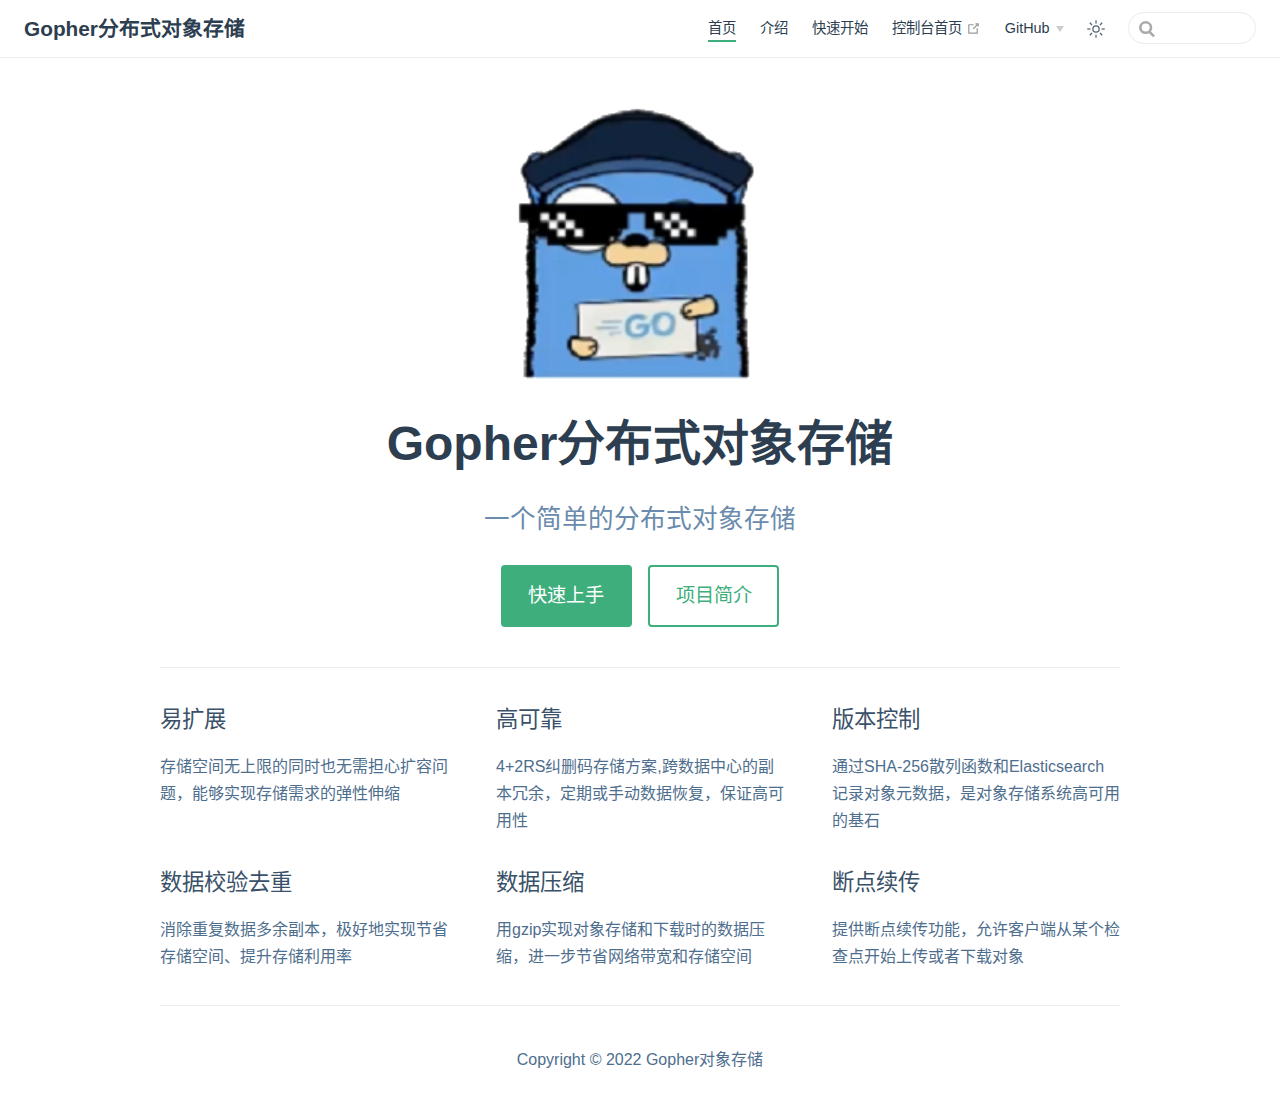
<file: index.html>
<!DOCTYPE html>
<html lang="zh-CN">
  <head>
    <meta charset="utf-8">
    <meta name="viewport" content="width=device-width,initial-scale=1">
    <meta name="generator" content="VuePress 2.0.0-beta.53">
    <style>
      :root {
        --c-bg: #fff;
      }
      html.dark {
        --c-bg: #22272e;
      }
      html, body {
        background-color: var(--c-bg);
      }
    </style>
    <script>
      const userMode = localStorage.getItem('vuepress-color-scheme');
			const systemDarkMode = window.matchMedia && window.matchMedia('(prefers-color-scheme: dark)').matches;
			if (userMode === 'dark' || (userMode !== 'light' && systemDarkMode)) {
				document.documentElement.classList.toggle('dark', true);
			}
    </script>
    <title> | Gopher分布式对象存储</title><meta name="description" content="一个简单的分布式对象存储">
    <link rel="preload" href="/oss-doc/assets/style.9554e76d.css" as="style" /><link rel="stylesheet" href="/oss-doc/assets/style.9554e76d.css" />
    <link rel="modulepreload" href="/oss-doc/assets/app.8ecd04ca.js"><link rel="modulepreload" href="/oss-doc/assets/index.html.c8bb470a.js"><link rel="modulepreload" href="/oss-doc/assets/index.html.286105d6.js"><link rel="prefetch" href="/oss-doc/assets/position.html.18ef124b.js" as="script" /><link rel="prefetch" href="/oss-doc/assets/index.html.8870a068.js" as="script" /><link rel="prefetch" href="/oss-doc/assets/technology.html.e4a8583a.js" as="script" /><link rel="prefetch" href="/oss-doc/assets/api.html.30343ab5.js" as="script" /><link rel="prefetch" href="/oss-doc/assets/deploy.html.02776653.js" as="script" /><link rel="prefetch" href="/oss-doc/assets/preparation.html.dd5bbec2.js" as="script" /><link rel="prefetch" href="/oss-doc/assets/index.html.3967b939.js" as="script" /><link rel="prefetch" href="/oss-doc/assets/404.html.c3e557d0.js" as="script" /><link rel="prefetch" href="/oss-doc/assets/position.html.980d6a5f.js" as="script" /><link rel="prefetch" href="/oss-doc/assets/index.html.c9070369.js" as="script" /><link rel="prefetch" href="/oss-doc/assets/technology.html.ab8a54bd.js" as="script" /><link rel="prefetch" href="/oss-doc/assets/api.html.8bd92cfd.js" as="script" /><link rel="prefetch" href="/oss-doc/assets/deploy.html.e79f65a1.js" as="script" /><link rel="prefetch" href="/oss-doc/assets/preparation.html.fe5eb237.js" as="script" /><link rel="prefetch" href="/oss-doc/assets/index.html.b9e92bfd.js" as="script" /><link rel="prefetch" href="/oss-doc/assets/404.html.c81cc017.js" as="script" />
  </head>
  <body>
    <div id="app"><!--[--><div class="theme-container no-sidebar"><!--[--><header class="navbar"><div class="toggle-sidebar-button" title="toggle sidebar" aria-expanded="false" role="button" tabindex="0"><div class="icon" aria-hidden="true"><span></span><span></span><span></span></div></div><span><a aria-current="page" href="/oss-doc/" class="router-link-active router-link-exact-active"><!----><span class="site-name">Gopher分布式对象存储</span></a></span><div class="navbar-items-wrapper" style=""><!--[--><!--]--><nav class="navbar-items can-hide"><!--[--><div class="navbar-item"><a aria-current="page" href="/oss-doc/" class="router-link-active router-link-exact-active" aria-label="首页"><!--[--><!--]--> 首页 <!--[--><!--]--></a></div><div class="navbar-item"><a href="/oss-doc/introduce" class="" aria-label="介绍"><!--[--><!--]--> 介绍 <!--[--><!--]--></a></div><div class="navbar-item"><a href="/oss-doc/start" class="" aria-label="快速开始"><!--[--><!--]--> 快速开始 <!--[--><!--]--></a></div><div class="navbar-item"><a class="external-link" href="http://101.43.17.240/" rel="noopener noreferrer" target="_blank" aria-label="控制台首页"><!--[--><!--]--> 控制台首页 <span><svg class="external-link-icon" xmlns="http://www.w3.org/2000/svg" aria-hidden="true" focusable="false" x="0px" y="0px" viewBox="0 0 100 100" width="15" height="15"><path fill="currentColor" d="M18.8,85.1h56l0,0c2.2,0,4-1.8,4-4v-32h-8v28h-48v-48h28v-8h-32l0,0c-2.2,0-4,1.8-4,4v56C14.8,83.3,16.6,85.1,18.8,85.1z"></path><polygon fill="currentColor" points="45.7,48.7 51.3,54.3 77.2,28.5 77.2,37.2 85.2,37.2 85.2,14.9 62.8,14.9 62.8,22.9 71.5,22.9"></polygon></svg><span class="external-link-icon-sr-only">open in new window</span></span><!--[--><!--]--></a></div><div class="navbar-item"><div class="navbar-dropdown-wrapper"><button class="navbar-dropdown-title" type="button" aria-label="GitHub"><span class="title">GitHub</span><span class="arrow down"></span></button><button class="navbar-dropdown-title-mobile" type="button" aria-label="GitHub"><span class="title">GitHub</span><span class="right arrow"></span></button><ul style="display:none;" class="navbar-dropdown"><!--[--><li class="navbar-dropdown-item"><a class="external-link" href="https://github.com/guojunwengit/oss-view" rel="noopener noreferrer" target="_blank" aria-label="前端"><!--[--><!--]--> 前端 <span><svg class="external-link-icon" xmlns="http://www.w3.org/2000/svg" aria-hidden="true" focusable="false" x="0px" y="0px" viewBox="0 0 100 100" width="15" height="15"><path fill="currentColor" d="M18.8,85.1h56l0,0c2.2,0,4-1.8,4-4v-32h-8v28h-48v-48h28v-8h-32l0,0c-2.2,0-4,1.8-4,4v56C14.8,83.3,16.6,85.1,18.8,85.1z"></path><polygon fill="currentColor" points="45.7,48.7 51.3,54.3 77.2,28.5 77.2,37.2 85.2,37.2 85.2,14.9 62.8,14.9 62.8,22.9 71.5,22.9"></polygon></svg><span class="external-link-icon-sr-only">open in new window</span></span><!--[--><!--]--></a></li><li class="navbar-dropdown-item"><a class="external-link" href="https://github.com/gopherWxf/OSS" rel="noopener noreferrer" target="_blank" aria-label="后端"><!--[--><!--]--> 后端 <span><svg class="external-link-icon" xmlns="http://www.w3.org/2000/svg" aria-hidden="true" focusable="false" x="0px" y="0px" viewBox="0 0 100 100" width="15" height="15"><path fill="currentColor" d="M18.8,85.1h56l0,0c2.2,0,4-1.8,4-4v-32h-8v28h-48v-48h28v-8h-32l0,0c-2.2,0-4,1.8-4,4v56C14.8,83.3,16.6,85.1,18.8,85.1z"></path><polygon fill="currentColor" points="45.7,48.7 51.3,54.3 77.2,28.5 77.2,37.2 85.2,37.2 85.2,14.9 62.8,14.9 62.8,22.9 71.5,22.9"></polygon></svg><span class="external-link-icon-sr-only">open in new window</span></span><!--[--><!--]--></a></li><!--]--></ul></div></div><!--]--></nav><!--[--><!--]--><button class="toggle-color-mode-button" title="toggle color mode"><svg style="" class="icon" focusable="false" viewBox="0 0 32 32"><path d="M16 12.005a4 4 0 1 1-4 4a4.005 4.005 0 0 1 4-4m0-2a6 6 0 1 0 6 6a6 6 0 0 0-6-6z" fill="currentColor"></path><path d="M5.394 6.813l1.414-1.415l3.506 3.506L8.9 10.318z" fill="currentColor"></path><path d="M2 15.005h5v2H2z" fill="currentColor"></path><path d="M5.394 25.197L8.9 21.691l1.414 1.415l-3.506 3.505z" fill="currentColor"></path><path d="M15 25.005h2v5h-2z" fill="currentColor"></path><path d="M21.687 23.106l1.414-1.415l3.506 3.506l-1.414 1.414z" fill="currentColor"></path><path d="M25 15.005h5v2h-5z" fill="currentColor"></path><path d="M21.687 8.904l3.506-3.506l1.414 1.415l-3.506 3.505z" fill="currentColor"></path><path d="M15 2.005h2v5h-2z" fill="currentColor"></path></svg><svg style="display:none;" class="icon" focusable="false" viewBox="0 0 32 32"><path d="M13.502 5.414a15.075 15.075 0 0 0 11.594 18.194a11.113 11.113 0 0 1-7.975 3.39c-.138 0-.278.005-.418 0a11.094 11.094 0 0 1-3.2-21.584M14.98 3a1.002 1.002 0 0 0-.175.016a13.096 13.096 0 0 0 1.825 25.981c.164.006.328 0 .49 0a13.072 13.072 0 0 0 10.703-5.555a1.01 1.01 0 0 0-.783-1.565A13.08 13.08 0 0 1 15.89 4.38A1.015 1.015 0 0 0 14.98 3z" fill="currentColor"></path></svg></button><form class="search-box" role="search"><input type="search" autocomplete="off" spellcheck="false" value><!----></form></div></header><!--]--><div class="sidebar-mask"></div><!--[--><aside class="sidebar"><nav class="navbar-items"><!--[--><div class="navbar-item"><a aria-current="page" href="/oss-doc/" class="router-link-active router-link-exact-active" aria-label="首页"><!--[--><!--]--> 首页 <!--[--><!--]--></a></div><div class="navbar-item"><a href="/oss-doc/introduce" class="" aria-label="介绍"><!--[--><!--]--> 介绍 <!--[--><!--]--></a></div><div class="navbar-item"><a href="/oss-doc/start" class="" aria-label="快速开始"><!--[--><!--]--> 快速开始 <!--[--><!--]--></a></div><div class="navbar-item"><a class="external-link" href="http://101.43.17.240/" rel="noopener noreferrer" target="_blank" aria-label="控制台首页"><!--[--><!--]--> 控制台首页 <span><svg class="external-link-icon" xmlns="http://www.w3.org/2000/svg" aria-hidden="true" focusable="false" x="0px" y="0px" viewBox="0 0 100 100" width="15" height="15"><path fill="currentColor" d="M18.8,85.1h56l0,0c2.2,0,4-1.8,4-4v-32h-8v28h-48v-48h28v-8h-32l0,0c-2.2,0-4,1.8-4,4v56C14.8,83.3,16.6,85.1,18.8,85.1z"></path><polygon fill="currentColor" points="45.7,48.7 51.3,54.3 77.2,28.5 77.2,37.2 85.2,37.2 85.2,14.9 62.8,14.9 62.8,22.9 71.5,22.9"></polygon></svg><span class="external-link-icon-sr-only">open in new window</span></span><!--[--><!--]--></a></div><div class="navbar-item"><div class="navbar-dropdown-wrapper"><button class="navbar-dropdown-title" type="button" aria-label="GitHub"><span class="title">GitHub</span><span class="arrow down"></span></button><button class="navbar-dropdown-title-mobile" type="button" aria-label="GitHub"><span class="title">GitHub</span><span class="right arrow"></span></button><ul style="display:none;" class="navbar-dropdown"><!--[--><li class="navbar-dropdown-item"><a class="external-link" href="https://github.com/guojunwengit/oss-view" rel="noopener noreferrer" target="_blank" aria-label="前端"><!--[--><!--]--> 前端 <span><svg class="external-link-icon" xmlns="http://www.w3.org/2000/svg" aria-hidden="true" focusable="false" x="0px" y="0px" viewBox="0 0 100 100" width="15" height="15"><path fill="currentColor" d="M18.8,85.1h56l0,0c2.2,0,4-1.8,4-4v-32h-8v28h-48v-48h28v-8h-32l0,0c-2.2,0-4,1.8-4,4v56C14.8,83.3,16.6,85.1,18.8,85.1z"></path><polygon fill="currentColor" points="45.7,48.7 51.3,54.3 77.2,28.5 77.2,37.2 85.2,37.2 85.2,14.9 62.8,14.9 62.8,22.9 71.5,22.9"></polygon></svg><span class="external-link-icon-sr-only">open in new window</span></span><!--[--><!--]--></a></li><li class="navbar-dropdown-item"><a class="external-link" href="https://github.com/gopherWxf/OSS" rel="noopener noreferrer" target="_blank" aria-label="后端"><!--[--><!--]--> 后端 <span><svg class="external-link-icon" xmlns="http://www.w3.org/2000/svg" aria-hidden="true" focusable="false" x="0px" y="0px" viewBox="0 0 100 100" width="15" height="15"><path fill="currentColor" d="M18.8,85.1h56l0,0c2.2,0,4-1.8,4-4v-32h-8v28h-48v-48h28v-8h-32l0,0c-2.2,0-4,1.8-4,4v56C14.8,83.3,16.6,85.1,18.8,85.1z"></path><polygon fill="currentColor" points="45.7,48.7 51.3,54.3 77.2,28.5 77.2,37.2 85.2,37.2 85.2,14.9 62.8,14.9 62.8,22.9 71.5,22.9"></polygon></svg><span class="external-link-icon-sr-only">open in new window</span></span><!--[--><!--]--></a></li><!--]--></ul></div></div><!--]--></nav><!--[--><!--]--><!----><!--[--><!--]--></aside><!--]--><!--[--><main class="home"><header class="hero"><img src="/oss-doc/img/logo.png" alt="Gopher分布式对象存储" height="280"><h1 id="main-title">Gopher分布式对象存储</h1><p class="description">一个简单的分布式对象存储</p><p class="actions"><!--[--><a href="/oss-doc/start" class="action-button primary" aria-label="快速上手"><!--[--><!--]--> 快速上手 <!--[--><!--]--></a><a href="/oss-doc/introduce/" class="action-button secondary" aria-label="项目简介"><!--[--><!--]--> 项目简介 <!--[--><!--]--></a><!--]--></p></header><div class="features"><!--[--><div class="feature"><h2>易扩展</h2><p>存储空间无上限的同时也无需担心扩容问题，能够实现存储需求的弹性伸缩</p></div><div class="feature"><h2>高可靠</h2><p>4+2RS纠删码存储方案,跨数据中心的副本冗余，定期或手动数据恢复，保证高可用性</p></div><div class="feature"><h2>版本控制</h2><p>通过SHA-256散列函数和Elasticsearch记录对象元数据，是对象存储系统高可用的基石</p></div><div class="feature"><h2>数据校验去重</h2><p>消除重复数据多余副本，极好地实现节省存储空间、提升存储利用率</p></div><div class="feature"><h2>数据压缩</h2><p>用gzip实现对象存储和下载时的数据压缩，进一步节省网络带宽和存储空间</p></div><div class="feature"><h2>断点续传</h2><p>提供断点续传功能，允许客户端从某个检查点开始上传或者下载对象</p></div><!--]--></div><div class="theme-default-content"><div></div></div><!--[--><!-- eslint-disable-next-line vue/no-v-html --><div class="footer">Copyright © 2022 Gopher对象存储</div><!--]--></main><!--]--></div><!----><!--]--></div>
    <script type="module" src="/oss-doc/assets/app.8ecd04ca.js" defer></script>
  </body>
</html>
</file>
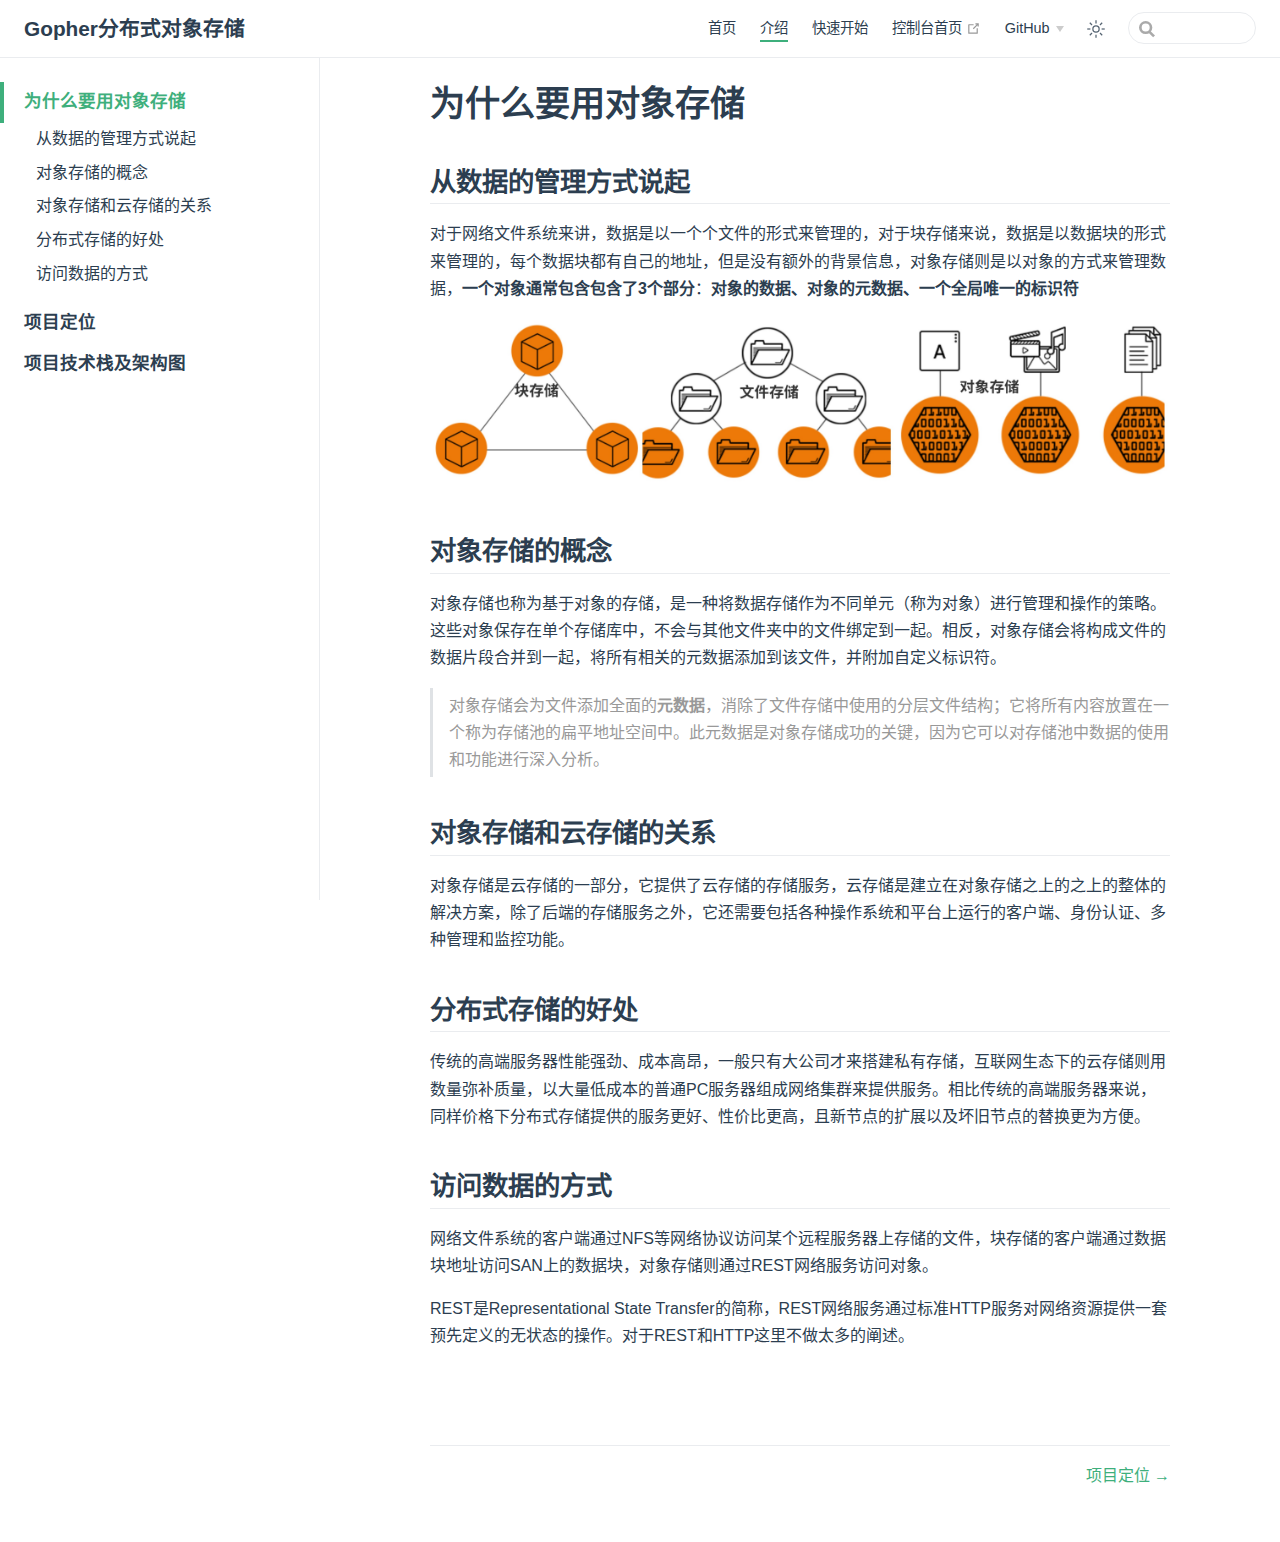
<file: introduce/index.html>
<!DOCTYPE html>
<html lang="zh-CN">
  <head>
    <meta charset="utf-8">
    <meta name="viewport" content="width=device-width,initial-scale=1">
    <meta name="generator" content="VuePress 2.0.0-beta.53">
    <style>
      :root {
        --c-bg: #fff;
      }
      html.dark {
        --c-bg: #22272e;
      }
      html, body {
        background-color: var(--c-bg);
      }
    </style>
    <script>
      const userMode = localStorage.getItem('vuepress-color-scheme');
			const systemDarkMode = window.matchMedia && window.matchMedia('(prefers-color-scheme: dark)').matches;
			if (userMode === 'dark' || (userMode !== 'light' && systemDarkMode)) {
				document.documentElement.classList.toggle('dark', true);
			}
    </script>
    <title>为什么要用对象存储 | Gopher分布式对象存储</title><meta name="description" content="一个简单的分布式对象存储">
    <link rel="preload" href="/oss-doc/assets/style.9554e76d.css" as="style" /><link rel="stylesheet" href="/oss-doc/assets/style.9554e76d.css" />
    <link rel="modulepreload" href="/oss-doc/assets/app.8ecd04ca.js"><link rel="modulepreload" href="/oss-doc/assets/index.html.c9070369.js"><link rel="modulepreload" href="/oss-doc/assets/index.html.8870a068.js"><link rel="prefetch" href="/oss-doc/assets/index.html.286105d6.js" as="script" /><link rel="prefetch" href="/oss-doc/assets/position.html.18ef124b.js" as="script" /><link rel="prefetch" href="/oss-doc/assets/technology.html.e4a8583a.js" as="script" /><link rel="prefetch" href="/oss-doc/assets/api.html.30343ab5.js" as="script" /><link rel="prefetch" href="/oss-doc/assets/deploy.html.02776653.js" as="script" /><link rel="prefetch" href="/oss-doc/assets/preparation.html.dd5bbec2.js" as="script" /><link rel="prefetch" href="/oss-doc/assets/index.html.3967b939.js" as="script" /><link rel="prefetch" href="/oss-doc/assets/404.html.c3e557d0.js" as="script" /><link rel="prefetch" href="/oss-doc/assets/index.html.c8bb470a.js" as="script" /><link rel="prefetch" href="/oss-doc/assets/position.html.980d6a5f.js" as="script" /><link rel="prefetch" href="/oss-doc/assets/technology.html.ab8a54bd.js" as="script" /><link rel="prefetch" href="/oss-doc/assets/api.html.8bd92cfd.js" as="script" /><link rel="prefetch" href="/oss-doc/assets/deploy.html.e79f65a1.js" as="script" /><link rel="prefetch" href="/oss-doc/assets/preparation.html.fe5eb237.js" as="script" /><link rel="prefetch" href="/oss-doc/assets/index.html.b9e92bfd.js" as="script" /><link rel="prefetch" href="/oss-doc/assets/404.html.c81cc017.js" as="script" />
  </head>
  <body>
    <div id="app"><!--[--><div class="theme-container"><!--[--><header class="navbar"><div class="toggle-sidebar-button" title="toggle sidebar" aria-expanded="false" role="button" tabindex="0"><div class="icon" aria-hidden="true"><span></span><span></span><span></span></div></div><span><a href="/oss-doc/" class=""><!----><span class="site-name">Gopher分布式对象存储</span></a></span><div class="navbar-items-wrapper" style=""><!--[--><!--]--><nav class="navbar-items can-hide"><!--[--><div class="navbar-item"><a href="/oss-doc/" class="" aria-label="首页"><!--[--><!--]--> 首页 <!--[--><!--]--></a></div><div class="navbar-item"><a aria-current="page" href="/oss-doc/introduce" class="router-link-active router-link-exact-active router-link-active" aria-label="介绍"><!--[--><!--]--> 介绍 <!--[--><!--]--></a></div><div class="navbar-item"><a href="/oss-doc/start" class="" aria-label="快速开始"><!--[--><!--]--> 快速开始 <!--[--><!--]--></a></div><div class="navbar-item"><a class="external-link" href="http://101.43.17.240/" rel="noopener noreferrer" target="_blank" aria-label="控制台首页"><!--[--><!--]--> 控制台首页 <span><svg class="external-link-icon" xmlns="http://www.w3.org/2000/svg" aria-hidden="true" focusable="false" x="0px" y="0px" viewBox="0 0 100 100" width="15" height="15"><path fill="currentColor" d="M18.8,85.1h56l0,0c2.2,0,4-1.8,4-4v-32h-8v28h-48v-48h28v-8h-32l0,0c-2.2,0-4,1.8-4,4v56C14.8,83.3,16.6,85.1,18.8,85.1z"></path><polygon fill="currentColor" points="45.7,48.7 51.3,54.3 77.2,28.5 77.2,37.2 85.2,37.2 85.2,14.9 62.8,14.9 62.8,22.9 71.5,22.9"></polygon></svg><span class="external-link-icon-sr-only">open in new window</span></span><!--[--><!--]--></a></div><div class="navbar-item"><div class="navbar-dropdown-wrapper"><button class="navbar-dropdown-title" type="button" aria-label="GitHub"><span class="title">GitHub</span><span class="arrow down"></span></button><button class="navbar-dropdown-title-mobile" type="button" aria-label="GitHub"><span class="title">GitHub</span><span class="right arrow"></span></button><ul style="display:none;" class="navbar-dropdown"><!--[--><li class="navbar-dropdown-item"><a class="external-link" href="https://github.com/guojunwengit/oss-view" rel="noopener noreferrer" target="_blank" aria-label="前端"><!--[--><!--]--> 前端 <span><svg class="external-link-icon" xmlns="http://www.w3.org/2000/svg" aria-hidden="true" focusable="false" x="0px" y="0px" viewBox="0 0 100 100" width="15" height="15"><path fill="currentColor" d="M18.8,85.1h56l0,0c2.2,0,4-1.8,4-4v-32h-8v28h-48v-48h28v-8h-32l0,0c-2.2,0-4,1.8-4,4v56C14.8,83.3,16.6,85.1,18.8,85.1z"></path><polygon fill="currentColor" points="45.7,48.7 51.3,54.3 77.2,28.5 77.2,37.2 85.2,37.2 85.2,14.9 62.8,14.9 62.8,22.9 71.5,22.9"></polygon></svg><span class="external-link-icon-sr-only">open in new window</span></span><!--[--><!--]--></a></li><li class="navbar-dropdown-item"><a class="external-link" href="https://github.com/gopherWxf/OSS" rel="noopener noreferrer" target="_blank" aria-label="后端"><!--[--><!--]--> 后端 <span><svg class="external-link-icon" xmlns="http://www.w3.org/2000/svg" aria-hidden="true" focusable="false" x="0px" y="0px" viewBox="0 0 100 100" width="15" height="15"><path fill="currentColor" d="M18.8,85.1h56l0,0c2.2,0,4-1.8,4-4v-32h-8v28h-48v-48h28v-8h-32l0,0c-2.2,0-4,1.8-4,4v56C14.8,83.3,16.6,85.1,18.8,85.1z"></path><polygon fill="currentColor" points="45.7,48.7 51.3,54.3 77.2,28.5 77.2,37.2 85.2,37.2 85.2,14.9 62.8,14.9 62.8,22.9 71.5,22.9"></polygon></svg><span class="external-link-icon-sr-only">open in new window</span></span><!--[--><!--]--></a></li><!--]--></ul></div></div><!--]--></nav><!--[--><!--]--><button class="toggle-color-mode-button" title="toggle color mode"><svg style="" class="icon" focusable="false" viewBox="0 0 32 32"><path d="M16 12.005a4 4 0 1 1-4 4a4.005 4.005 0 0 1 4-4m0-2a6 6 0 1 0 6 6a6 6 0 0 0-6-6z" fill="currentColor"></path><path d="M5.394 6.813l1.414-1.415l3.506 3.506L8.9 10.318z" fill="currentColor"></path><path d="M2 15.005h5v2H2z" fill="currentColor"></path><path d="M5.394 25.197L8.9 21.691l1.414 1.415l-3.506 3.505z" fill="currentColor"></path><path d="M15 25.005h2v5h-2z" fill="currentColor"></path><path d="M21.687 23.106l1.414-1.415l3.506 3.506l-1.414 1.414z" fill="currentColor"></path><path d="M25 15.005h5v2h-5z" fill="currentColor"></path><path d="M21.687 8.904l3.506-3.506l1.414 1.415l-3.506 3.505z" fill="currentColor"></path><path d="M15 2.005h2v5h-2z" fill="currentColor"></path></svg><svg style="display:none;" class="icon" focusable="false" viewBox="0 0 32 32"><path d="M13.502 5.414a15.075 15.075 0 0 0 11.594 18.194a11.113 11.113 0 0 1-7.975 3.39c-.138 0-.278.005-.418 0a11.094 11.094 0 0 1-3.2-21.584M14.98 3a1.002 1.002 0 0 0-.175.016a13.096 13.096 0 0 0 1.825 25.981c.164.006.328 0 .49 0a13.072 13.072 0 0 0 10.703-5.555a1.01 1.01 0 0 0-.783-1.565A13.08 13.08 0 0 1 15.89 4.38A1.015 1.015 0 0 0 14.98 3z" fill="currentColor"></path></svg></button><form class="search-box" role="search"><input type="search" autocomplete="off" spellcheck="false" value><!----></form></div></header><!--]--><div class="sidebar-mask"></div><!--[--><aside class="sidebar"><nav class="navbar-items"><!--[--><div class="navbar-item"><a href="/oss-doc/" class="" aria-label="首页"><!--[--><!--]--> 首页 <!--[--><!--]--></a></div><div class="navbar-item"><a aria-current="page" href="/oss-doc/introduce" class="router-link-active router-link-exact-active router-link-active" aria-label="介绍"><!--[--><!--]--> 介绍 <!--[--><!--]--></a></div><div class="navbar-item"><a href="/oss-doc/start" class="" aria-label="快速开始"><!--[--><!--]--> 快速开始 <!--[--><!--]--></a></div><div class="navbar-item"><a class="external-link" href="http://101.43.17.240/" rel="noopener noreferrer" target="_blank" aria-label="控制台首页"><!--[--><!--]--> 控制台首页 <span><svg class="external-link-icon" xmlns="http://www.w3.org/2000/svg" aria-hidden="true" focusable="false" x="0px" y="0px" viewBox="0 0 100 100" width="15" height="15"><path fill="currentColor" d="M18.8,85.1h56l0,0c2.2,0,4-1.8,4-4v-32h-8v28h-48v-48h28v-8h-32l0,0c-2.2,0-4,1.8-4,4v56C14.8,83.3,16.6,85.1,18.8,85.1z"></path><polygon fill="currentColor" points="45.7,48.7 51.3,54.3 77.2,28.5 77.2,37.2 85.2,37.2 85.2,14.9 62.8,14.9 62.8,22.9 71.5,22.9"></polygon></svg><span class="external-link-icon-sr-only">open in new window</span></span><!--[--><!--]--></a></div><div class="navbar-item"><div class="navbar-dropdown-wrapper"><button class="navbar-dropdown-title" type="button" aria-label="GitHub"><span class="title">GitHub</span><span class="arrow down"></span></button><button class="navbar-dropdown-title-mobile" type="button" aria-label="GitHub"><span class="title">GitHub</span><span class="right arrow"></span></button><ul style="display:none;" class="navbar-dropdown"><!--[--><li class="navbar-dropdown-item"><a class="external-link" href="https://github.com/guojunwengit/oss-view" rel="noopener noreferrer" target="_blank" aria-label="前端"><!--[--><!--]--> 前端 <span><svg class="external-link-icon" xmlns="http://www.w3.org/2000/svg" aria-hidden="true" focusable="false" x="0px" y="0px" viewBox="0 0 100 100" width="15" height="15"><path fill="currentColor" d="M18.8,85.1h56l0,0c2.2,0,4-1.8,4-4v-32h-8v28h-48v-48h28v-8h-32l0,0c-2.2,0-4,1.8-4,4v56C14.8,83.3,16.6,85.1,18.8,85.1z"></path><polygon fill="currentColor" points="45.7,48.7 51.3,54.3 77.2,28.5 77.2,37.2 85.2,37.2 85.2,14.9 62.8,14.9 62.8,22.9 71.5,22.9"></polygon></svg><span class="external-link-icon-sr-only">open in new window</span></span><!--[--><!--]--></a></li><li class="navbar-dropdown-item"><a class="external-link" href="https://github.com/gopherWxf/OSS" rel="noopener noreferrer" target="_blank" aria-label="后端"><!--[--><!--]--> 后端 <span><svg class="external-link-icon" xmlns="http://www.w3.org/2000/svg" aria-hidden="true" focusable="false" x="0px" y="0px" viewBox="0 0 100 100" width="15" height="15"><path fill="currentColor" d="M18.8,85.1h56l0,0c2.2,0,4-1.8,4-4v-32h-8v28h-48v-48h28v-8h-32l0,0c-2.2,0-4,1.8-4,4v56C14.8,83.3,16.6,85.1,18.8,85.1z"></path><polygon fill="currentColor" points="45.7,48.7 51.3,54.3 77.2,28.5 77.2,37.2 85.2,37.2 85.2,14.9 62.8,14.9 62.8,22.9 71.5,22.9"></polygon></svg><span class="external-link-icon-sr-only">open in new window</span></span><!--[--><!--]--></a></li><!--]--></ul></div></div><!--]--></nav><!--[--><!--]--><ul class="sidebar-items"><!--[--><li><a aria-current="page" href="/oss-doc/introduce/" class="router-link-active router-link-exact-active router-link-active sidebar-item sidebar-heading active" aria-label="为什么要用对象存储"><!--[--><!--]--> 为什么要用对象存储 <!--[--><!--]--></a><ul style="" class="sidebar-item-children"><!--[--><li><a aria-current="page" href="/oss-doc/introduce/#从数据的管理方式说起" class="router-link-active router-link-exact-active sidebar-item" aria-label="从数据的管理方式说起"><!--[--><!--]--> 从数据的管理方式说起 <!--[--><!--]--></a><!----></li><li><a aria-current="page" href="/oss-doc/introduce/#对象存储的概念" class="router-link-active router-link-exact-active sidebar-item" aria-label="对象存储的概念"><!--[--><!--]--> 对象存储的概念 <!--[--><!--]--></a><!----></li><li><a aria-current="page" href="/oss-doc/introduce/#对象存储和云存储的关系" class="router-link-active router-link-exact-active sidebar-item" aria-label="对象存储和云存储的关系"><!--[--><!--]--> 对象存储和云存储的关系 <!--[--><!--]--></a><!----></li><li><a aria-current="page" href="/oss-doc/introduce/#分布式存储的好处" class="router-link-active router-link-exact-active sidebar-item" aria-label="分布式存储的好处"><!--[--><!--]--> 分布式存储的好处 <!--[--><!--]--></a><!----></li><li><a aria-current="page" href="/oss-doc/introduce/#访问数据的方式" class="router-link-active router-link-exact-active sidebar-item" aria-label="访问数据的方式"><!--[--><!--]--> 访问数据的方式 <!--[--><!--]--></a><!----></li><!--]--></ul></li><li><a href="/oss-doc/introduce/position.html" class="sidebar-item sidebar-heading" aria-label="项目定位"><!--[--><!--]--> 项目定位 <!--[--><!--]--></a><!----></li><li><a href="/oss-doc/introduce/technology.html" class="sidebar-item sidebar-heading" aria-label="项目技术栈及架构图"><!--[--><!--]--> 项目技术栈及架构图 <!--[--><!--]--></a><!----></li><!--]--></ul><!--[--><!--]--></aside><!--]--><!--[--><main class="page"><!--[--><!--]--><div class="theme-default-content"><!--[--><!--]--><div><h1 id="为什么要用对象存储" tabindex="-1"><a class="header-anchor" href="#为什么要用对象存储" aria-hidden="true">#</a> 为什么要用对象存储</h1><h2 id="从数据的管理方式说起" tabindex="-1"><a class="header-anchor" href="#从数据的管理方式说起" aria-hidden="true">#</a> 从数据的管理方式说起</h2><p>对于网络文件系统来讲，数据是以一个个文件的形式来管理的，对于块存储来说，数据是以数据块的形式来管理的，每个数据块都有自己的地址，但是没有额外的背景信息，对象存储则是以对象的方式来管理数据，<strong>一个对象通常包含包含了3个部分</strong>：<strong>对象的数据、对象的元数据、一个全局唯一的标识符</strong></p><p><img src="/oss-doc/img/1.jpeg" alt="1"></p><h2 id="对象存储的概念" tabindex="-1"><a class="header-anchor" href="#对象存储的概念" aria-hidden="true">#</a> 对象存储的概念</h2><p>对象存储也称为基于对象的存储，是一种将数据存储作为不同单元（称为对象）进行管理和操作的策略。这些对象保存在单个存储库中，不会与其他文件夹中的文件绑定到一起。相反，对象存储会将构成文件的数据片段合并到一起，将所有相关的元数据添加到该文件，并附加自定义标识符。</p><blockquote><p>对象存储会为文件添加全面的<strong>元数据</strong>，消除了文件存储中使用的分层文件结构；它将所有内容放置在一个称为存储池的扁平地址空间中。此元数据是对象存储成功的关键，因为它可以对存储池中数据的使用和功能进行深入分析。</p></blockquote><h2 id="对象存储和云存储的关系" tabindex="-1"><a class="header-anchor" href="#对象存储和云存储的关系" aria-hidden="true">#</a> 对象存储和云存储的关系</h2><p>对象存储是云存储的一部分，它提供了云存储的存储服务，云存储是建立在对象存储之上的之上的整体的解决方案，除了后端的存储服务之外，它还需要包括各种操作系统和平台上运行的客户端、身份认证、多种管理和监控功能。</p><h2 id="分布式存储的好处" tabindex="-1"><a class="header-anchor" href="#分布式存储的好处" aria-hidden="true">#</a> 分布式存储的好处</h2><p>传统的高端服务器性能强劲、成本高昂，一般只有大公司才来搭建私有存储，互联网生态下的云存储则用数量弥补质量，以大量低成本的普通PC服务器组成网络集群来提供服务。相比传统的高端服务器来说，同样价格下分布式存储提供的服务更好、性价比更高，且新节点的扩展以及坏旧节点的替换更为方便。</p><h2 id="访问数据的方式" tabindex="-1"><a class="header-anchor" href="#访问数据的方式" aria-hidden="true">#</a> 访问数据的方式</h2><p>网络文件系统的客户端通过NFS等网络协议访问某个远程服务器上存储的文件，块存储的客户端通过数据块地址访问SAN上的数据块，对象存储则通过REST网络服务访问对象。</p><p>REST是Representational State Transfer的简称，REST网络服务通过标准HTTP服务对网络资源提供一套预先定义的无状态的操作。对于REST和HTTP这里不做太多的阐述。</p></div><!--[--><!--]--></div><footer class="page-meta"><!----><!----><!----></footer><nav class="page-nav"><p class="inner"><!----><span class="next"><a href="/oss-doc/introduce/position.html" class="" aria-label="项目定位"><!--[--><!--]--> 项目定位 <!--[--><!--]--></a></span></p></nav><!--[--><!--]--></main><!--]--></div><!----><!--]--></div>
    <script type="module" src="/oss-doc/assets/app.8ecd04ca.js" defer></script>
  </body>
</html>
</file>
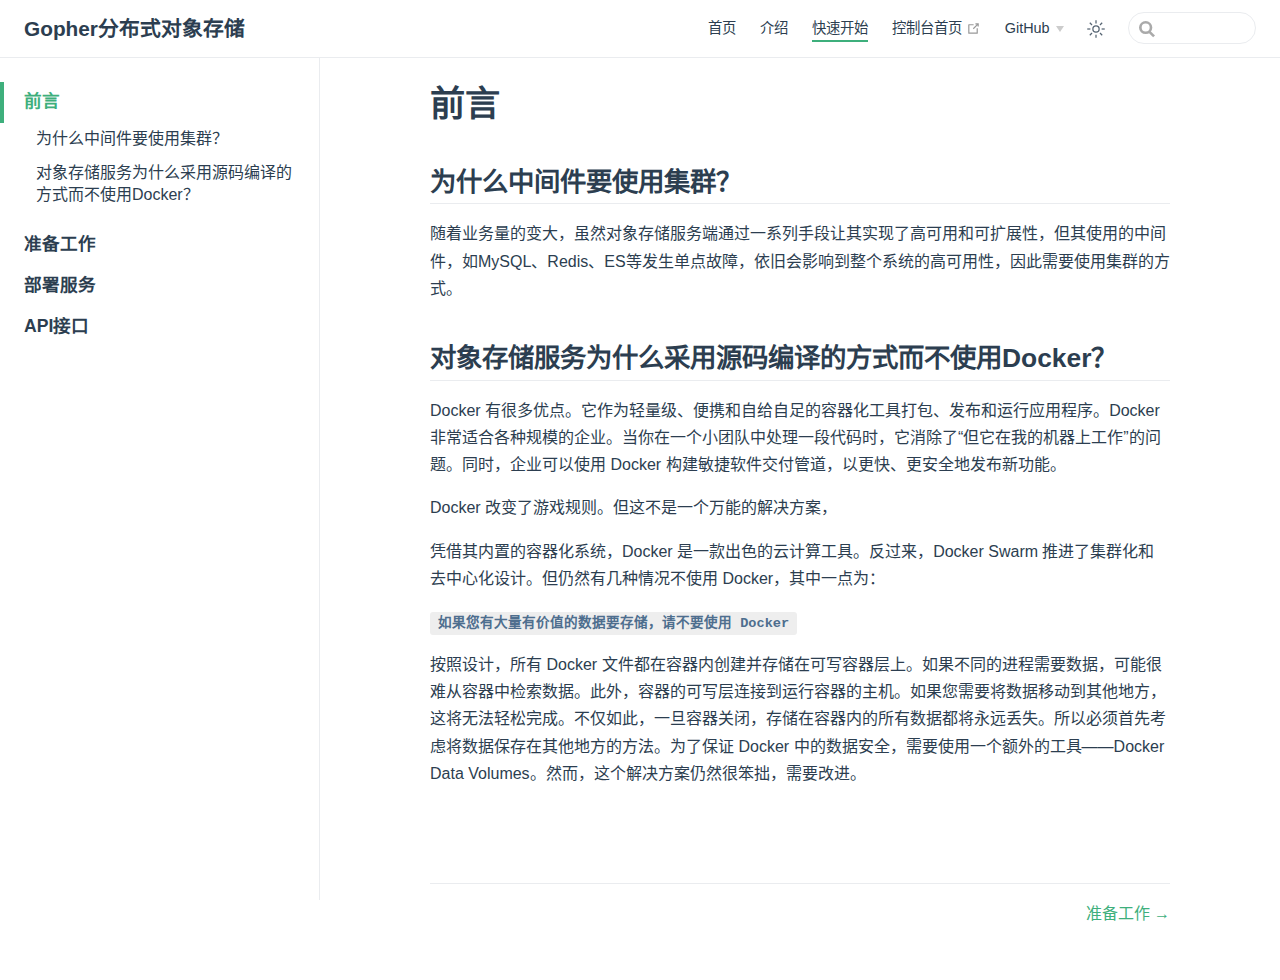
<file: start/index.html>
<!DOCTYPE html>
<html lang="zh-CN">
  <head>
    <meta charset="utf-8">
    <meta name="viewport" content="width=device-width,initial-scale=1">
    <meta name="generator" content="VuePress 2.0.0-beta.53">
    <style>
      :root {
        --c-bg: #fff;
      }
      html.dark {
        --c-bg: #22272e;
      }
      html, body {
        background-color: var(--c-bg);
      }
    </style>
    <script>
      const userMode = localStorage.getItem('vuepress-color-scheme');
			const systemDarkMode = window.matchMedia && window.matchMedia('(prefers-color-scheme: dark)').matches;
			if (userMode === 'dark' || (userMode !== 'light' && systemDarkMode)) {
				document.documentElement.classList.toggle('dark', true);
			}
    </script>
    <title>前言 | Gopher分布式对象存储</title><meta name="description" content="一个简单的分布式对象存储">
    <link rel="preload" href="/oss-doc/assets/style.9554e76d.css" as="style" /><link rel="stylesheet" href="/oss-doc/assets/style.9554e76d.css" />
    <link rel="modulepreload" href="/oss-doc/assets/app.8ecd04ca.js"><link rel="modulepreload" href="/oss-doc/assets/index.html.b9e92bfd.js"><link rel="modulepreload" href="/oss-doc/assets/index.html.3967b939.js"><link rel="prefetch" href="/oss-doc/assets/index.html.286105d6.js" as="script" /><link rel="prefetch" href="/oss-doc/assets/position.html.18ef124b.js" as="script" /><link rel="prefetch" href="/oss-doc/assets/index.html.8870a068.js" as="script" /><link rel="prefetch" href="/oss-doc/assets/technology.html.e4a8583a.js" as="script" /><link rel="prefetch" href="/oss-doc/assets/api.html.30343ab5.js" as="script" /><link rel="prefetch" href="/oss-doc/assets/deploy.html.02776653.js" as="script" /><link rel="prefetch" href="/oss-doc/assets/preparation.html.dd5bbec2.js" as="script" /><link rel="prefetch" href="/oss-doc/assets/404.html.c3e557d0.js" as="script" /><link rel="prefetch" href="/oss-doc/assets/index.html.c8bb470a.js" as="script" /><link rel="prefetch" href="/oss-doc/assets/position.html.980d6a5f.js" as="script" /><link rel="prefetch" href="/oss-doc/assets/index.html.c9070369.js" as="script" /><link rel="prefetch" href="/oss-doc/assets/technology.html.ab8a54bd.js" as="script" /><link rel="prefetch" href="/oss-doc/assets/api.html.8bd92cfd.js" as="script" /><link rel="prefetch" href="/oss-doc/assets/deploy.html.e79f65a1.js" as="script" /><link rel="prefetch" href="/oss-doc/assets/preparation.html.fe5eb237.js" as="script" /><link rel="prefetch" href="/oss-doc/assets/404.html.c81cc017.js" as="script" />
  </head>
  <body>
    <div id="app"><!--[--><div class="theme-container"><!--[--><header class="navbar"><div class="toggle-sidebar-button" title="toggle sidebar" aria-expanded="false" role="button" tabindex="0"><div class="icon" aria-hidden="true"><span></span><span></span><span></span></div></div><span><a href="/oss-doc/" class=""><!----><span class="site-name">Gopher分布式对象存储</span></a></span><div class="navbar-items-wrapper" style=""><!--[--><!--]--><nav class="navbar-items can-hide"><!--[--><div class="navbar-item"><a href="/oss-doc/" class="" aria-label="首页"><!--[--><!--]--> 首页 <!--[--><!--]--></a></div><div class="navbar-item"><a href="/oss-doc/introduce" class="" aria-label="介绍"><!--[--><!--]--> 介绍 <!--[--><!--]--></a></div><div class="navbar-item"><a aria-current="page" href="/oss-doc/start" class="router-link-active router-link-exact-active router-link-active" aria-label="快速开始"><!--[--><!--]--> 快速开始 <!--[--><!--]--></a></div><div class="navbar-item"><a class="external-link" href="http://101.43.17.240/" rel="noopener noreferrer" target="_blank" aria-label="控制台首页"><!--[--><!--]--> 控制台首页 <span><svg class="external-link-icon" xmlns="http://www.w3.org/2000/svg" aria-hidden="true" focusable="false" x="0px" y="0px" viewBox="0 0 100 100" width="15" height="15"><path fill="currentColor" d="M18.8,85.1h56l0,0c2.2,0,4-1.8,4-4v-32h-8v28h-48v-48h28v-8h-32l0,0c-2.2,0-4,1.8-4,4v56C14.8,83.3,16.6,85.1,18.8,85.1z"></path><polygon fill="currentColor" points="45.7,48.7 51.3,54.3 77.2,28.5 77.2,37.2 85.2,37.2 85.2,14.9 62.8,14.9 62.8,22.9 71.5,22.9"></polygon></svg><span class="external-link-icon-sr-only">open in new window</span></span><!--[--><!--]--></a></div><div class="navbar-item"><div class="navbar-dropdown-wrapper"><button class="navbar-dropdown-title" type="button" aria-label="GitHub"><span class="title">GitHub</span><span class="arrow down"></span></button><button class="navbar-dropdown-title-mobile" type="button" aria-label="GitHub"><span class="title">GitHub</span><span class="right arrow"></span></button><ul style="display:none;" class="navbar-dropdown"><!--[--><li class="navbar-dropdown-item"><a class="external-link" href="https://github.com/guojunwengit/oss-view" rel="noopener noreferrer" target="_blank" aria-label="前端"><!--[--><!--]--> 前端 <span><svg class="external-link-icon" xmlns="http://www.w3.org/2000/svg" aria-hidden="true" focusable="false" x="0px" y="0px" viewBox="0 0 100 100" width="15" height="15"><path fill="currentColor" d="M18.8,85.1h56l0,0c2.2,0,4-1.8,4-4v-32h-8v28h-48v-48h28v-8h-32l0,0c-2.2,0-4,1.8-4,4v56C14.8,83.3,16.6,85.1,18.8,85.1z"></path><polygon fill="currentColor" points="45.7,48.7 51.3,54.3 77.2,28.5 77.2,37.2 85.2,37.2 85.2,14.9 62.8,14.9 62.8,22.9 71.5,22.9"></polygon></svg><span class="external-link-icon-sr-only">open in new window</span></span><!--[--><!--]--></a></li><li class="navbar-dropdown-item"><a class="external-link" href="https://github.com/gopherWxf/OSS" rel="noopener noreferrer" target="_blank" aria-label="后端"><!--[--><!--]--> 后端 <span><svg class="external-link-icon" xmlns="http://www.w3.org/2000/svg" aria-hidden="true" focusable="false" x="0px" y="0px" viewBox="0 0 100 100" width="15" height="15"><path fill="currentColor" d="M18.8,85.1h56l0,0c2.2,0,4-1.8,4-4v-32h-8v28h-48v-48h28v-8h-32l0,0c-2.2,0-4,1.8-4,4v56C14.8,83.3,16.6,85.1,18.8,85.1z"></path><polygon fill="currentColor" points="45.7,48.7 51.3,54.3 77.2,28.5 77.2,37.2 85.2,37.2 85.2,14.9 62.8,14.9 62.8,22.9 71.5,22.9"></polygon></svg><span class="external-link-icon-sr-only">open in new window</span></span><!--[--><!--]--></a></li><!--]--></ul></div></div><!--]--></nav><!--[--><!--]--><button class="toggle-color-mode-button" title="toggle color mode"><svg style="" class="icon" focusable="false" viewBox="0 0 32 32"><path d="M16 12.005a4 4 0 1 1-4 4a4.005 4.005 0 0 1 4-4m0-2a6 6 0 1 0 6 6a6 6 0 0 0-6-6z" fill="currentColor"></path><path d="M5.394 6.813l1.414-1.415l3.506 3.506L8.9 10.318z" fill="currentColor"></path><path d="M2 15.005h5v2H2z" fill="currentColor"></path><path d="M5.394 25.197L8.9 21.691l1.414 1.415l-3.506 3.505z" fill="currentColor"></path><path d="M15 25.005h2v5h-2z" fill="currentColor"></path><path d="M21.687 23.106l1.414-1.415l3.506 3.506l-1.414 1.414z" fill="currentColor"></path><path d="M25 15.005h5v2h-5z" fill="currentColor"></path><path d="M21.687 8.904l3.506-3.506l1.414 1.415l-3.506 3.505z" fill="currentColor"></path><path d="M15 2.005h2v5h-2z" fill="currentColor"></path></svg><svg style="display:none;" class="icon" focusable="false" viewBox="0 0 32 32"><path d="M13.502 5.414a15.075 15.075 0 0 0 11.594 18.194a11.113 11.113 0 0 1-7.975 3.39c-.138 0-.278.005-.418 0a11.094 11.094 0 0 1-3.2-21.584M14.98 3a1.002 1.002 0 0 0-.175.016a13.096 13.096 0 0 0 1.825 25.981c.164.006.328 0 .49 0a13.072 13.072 0 0 0 10.703-5.555a1.01 1.01 0 0 0-.783-1.565A13.08 13.08 0 0 1 15.89 4.38A1.015 1.015 0 0 0 14.98 3z" fill="currentColor"></path></svg></button><form class="search-box" role="search"><input type="search" autocomplete="off" spellcheck="false" value><!----></form></div></header><!--]--><div class="sidebar-mask"></div><!--[--><aside class="sidebar"><nav class="navbar-items"><!--[--><div class="navbar-item"><a href="/oss-doc/" class="" aria-label="首页"><!--[--><!--]--> 首页 <!--[--><!--]--></a></div><div class="navbar-item"><a href="/oss-doc/introduce" class="" aria-label="介绍"><!--[--><!--]--> 介绍 <!--[--><!--]--></a></div><div class="navbar-item"><a aria-current="page" href="/oss-doc/start" class="router-link-active router-link-exact-active router-link-active" aria-label="快速开始"><!--[--><!--]--> 快速开始 <!--[--><!--]--></a></div><div class="navbar-item"><a class="external-link" href="http://101.43.17.240/" rel="noopener noreferrer" target="_blank" aria-label="控制台首页"><!--[--><!--]--> 控制台首页 <span><svg class="external-link-icon" xmlns="http://www.w3.org/2000/svg" aria-hidden="true" focusable="false" x="0px" y="0px" viewBox="0 0 100 100" width="15" height="15"><path fill="currentColor" d="M18.8,85.1h56l0,0c2.2,0,4-1.8,4-4v-32h-8v28h-48v-48h28v-8h-32l0,0c-2.2,0-4,1.8-4,4v56C14.8,83.3,16.6,85.1,18.8,85.1z"></path><polygon fill="currentColor" points="45.7,48.7 51.3,54.3 77.2,28.5 77.2,37.2 85.2,37.2 85.2,14.9 62.8,14.9 62.8,22.9 71.5,22.9"></polygon></svg><span class="external-link-icon-sr-only">open in new window</span></span><!--[--><!--]--></a></div><div class="navbar-item"><div class="navbar-dropdown-wrapper"><button class="navbar-dropdown-title" type="button" aria-label="GitHub"><span class="title">GitHub</span><span class="arrow down"></span></button><button class="navbar-dropdown-title-mobile" type="button" aria-label="GitHub"><span class="title">GitHub</span><span class="right arrow"></span></button><ul style="display:none;" class="navbar-dropdown"><!--[--><li class="navbar-dropdown-item"><a class="external-link" href="https://github.com/guojunwengit/oss-view" rel="noopener noreferrer" target="_blank" aria-label="前端"><!--[--><!--]--> 前端 <span><svg class="external-link-icon" xmlns="http://www.w3.org/2000/svg" aria-hidden="true" focusable="false" x="0px" y="0px" viewBox="0 0 100 100" width="15" height="15"><path fill="currentColor" d="M18.8,85.1h56l0,0c2.2,0,4-1.8,4-4v-32h-8v28h-48v-48h28v-8h-32l0,0c-2.2,0-4,1.8-4,4v56C14.8,83.3,16.6,85.1,18.8,85.1z"></path><polygon fill="currentColor" points="45.7,48.7 51.3,54.3 77.2,28.5 77.2,37.2 85.2,37.2 85.2,14.9 62.8,14.9 62.8,22.9 71.5,22.9"></polygon></svg><span class="external-link-icon-sr-only">open in new window</span></span><!--[--><!--]--></a></li><li class="navbar-dropdown-item"><a class="external-link" href="https://github.com/gopherWxf/OSS" rel="noopener noreferrer" target="_blank" aria-label="后端"><!--[--><!--]--> 后端 <span><svg class="external-link-icon" xmlns="http://www.w3.org/2000/svg" aria-hidden="true" focusable="false" x="0px" y="0px" viewBox="0 0 100 100" width="15" height="15"><path fill="currentColor" d="M18.8,85.1h56l0,0c2.2,0,4-1.8,4-4v-32h-8v28h-48v-48h28v-8h-32l0,0c-2.2,0-4,1.8-4,4v56C14.8,83.3,16.6,85.1,18.8,85.1z"></path><polygon fill="currentColor" points="45.7,48.7 51.3,54.3 77.2,28.5 77.2,37.2 85.2,37.2 85.2,14.9 62.8,14.9 62.8,22.9 71.5,22.9"></polygon></svg><span class="external-link-icon-sr-only">open in new window</span></span><!--[--><!--]--></a></li><!--]--></ul></div></div><!--]--></nav><!--[--><!--]--><ul class="sidebar-items"><!--[--><li><a aria-current="page" href="/oss-doc/start/" class="router-link-active router-link-exact-active router-link-active sidebar-item sidebar-heading active" aria-label="前言"><!--[--><!--]--> 前言 <!--[--><!--]--></a><ul style="" class="sidebar-item-children"><!--[--><li><a aria-current="page" href="/oss-doc/start/#为什么中间件要使用集群" class="router-link-active router-link-exact-active sidebar-item" aria-label="为什么中间件要使用集群？"><!--[--><!--]--> 为什么中间件要使用集群？ <!--[--><!--]--></a><!----></li><li><a aria-current="page" href="/oss-doc/start/#对象存储服务为什么采用源码编译的方式而不使用docker" class="router-link-active router-link-exact-active sidebar-item" aria-label="对象存储服务为什么采用源码编译的方式而不使用Docker？"><!--[--><!--]--> 对象存储服务为什么采用源码编译的方式而不使用Docker？ <!--[--><!--]--></a><!----></li><!--]--></ul></li><li><a href="/oss-doc/start/preparation.html" class="sidebar-item sidebar-heading" aria-label="准备工作"><!--[--><!--]--> 准备工作 <!--[--><!--]--></a><!----></li><li><a href="/oss-doc/start/deploy.html" class="sidebar-item sidebar-heading" aria-label="部署服务"><!--[--><!--]--> 部署服务 <!--[--><!--]--></a><!----></li><li><a href="/oss-doc/start/api.html" class="sidebar-item sidebar-heading" aria-label="API接口"><!--[--><!--]--> API接口 <!--[--><!--]--></a><!----></li><!--]--></ul><!--[--><!--]--></aside><!--]--><!--[--><main class="page"><!--[--><!--]--><div class="theme-default-content"><!--[--><!--]--><div><h1 id="前言" tabindex="-1"><a class="header-anchor" href="#前言" aria-hidden="true">#</a> 前言</h1><h2 id="为什么中间件要使用集群" tabindex="-1"><a class="header-anchor" href="#为什么中间件要使用集群" aria-hidden="true">#</a> 为什么中间件要使用集群？</h2><p>随着业务量的变大，虽然对象存储服务端通过一系列手段让其实现了高可用和可扩展性，但其使用的中间件，如MySQL、Redis、ES等发生单点故障，依旧会影响到整个系统的高可用性，因此需要使用集群的方式。</p><h2 id="对象存储服务为什么采用源码编译的方式而不使用docker" tabindex="-1"><a class="header-anchor" href="#对象存储服务为什么采用源码编译的方式而不使用docker" aria-hidden="true">#</a> 对象存储服务为什么采用源码编译的方式而不使用Docker？</h2><p>Docker 有很多优点。它作为轻量级、便携和自给自足的容器化工具打包、发布和运行应用程序。Docker 非常适合各种规模的企业。当你在一个小团队中处理一段代码时，它消除了“但它在我的机器上工作”的问题。同时，企业可以使用 Docker 构建敏捷软件交付管道，以更快、更安全地发布新功能。</p><p>Docker 改变了游戏规则。但这不是一个万能的解决方案，</p><p>凭借其内置的容器化系统，Docker 是一款出色的云计算工具。反过来，Docker Swarm 推进了集群化和去中心化设计。但仍然有几种情况不使用 Docker，其中一点为：</p><p><strong><code>如果您有大量有价值的数据要存储，请不要使用 Docker</code></strong></p><p>按照设计，所有 Docker 文件都在容器内创建并存储在可写容器层上。如果不同的进程需要数据，可能很难从容器中检索数据。此外，容器的可写层连接到运行容器的主机。如果您需要将数据移动到其他地方，这将无法轻松完成。不仅如此，一旦容器关闭，存储在容器内的所有数据都将永远丢失。所以必须首先考虑将数据保存在其他地方的方法。为了保证 Docker 中的数据安全，需要使用一个额外的工具——Docker Data Volumes。然而，这个解决方案仍然很笨拙，需要改进。</p></div><!--[--><!--]--></div><footer class="page-meta"><!----><!----><!----></footer><nav class="page-nav"><p class="inner"><!----><span class="next"><a href="/oss-doc/start/preparation.html" class="" aria-label="准备工作"><!--[--><!--]--> 准备工作 <!--[--><!--]--></a></span></p></nav><!--[--><!--]--></main><!--]--></div><!----><!--]--></div>
    <script type="module" src="/oss-doc/assets/app.8ecd04ca.js" defer></script>
  </body>
</html>
</file>
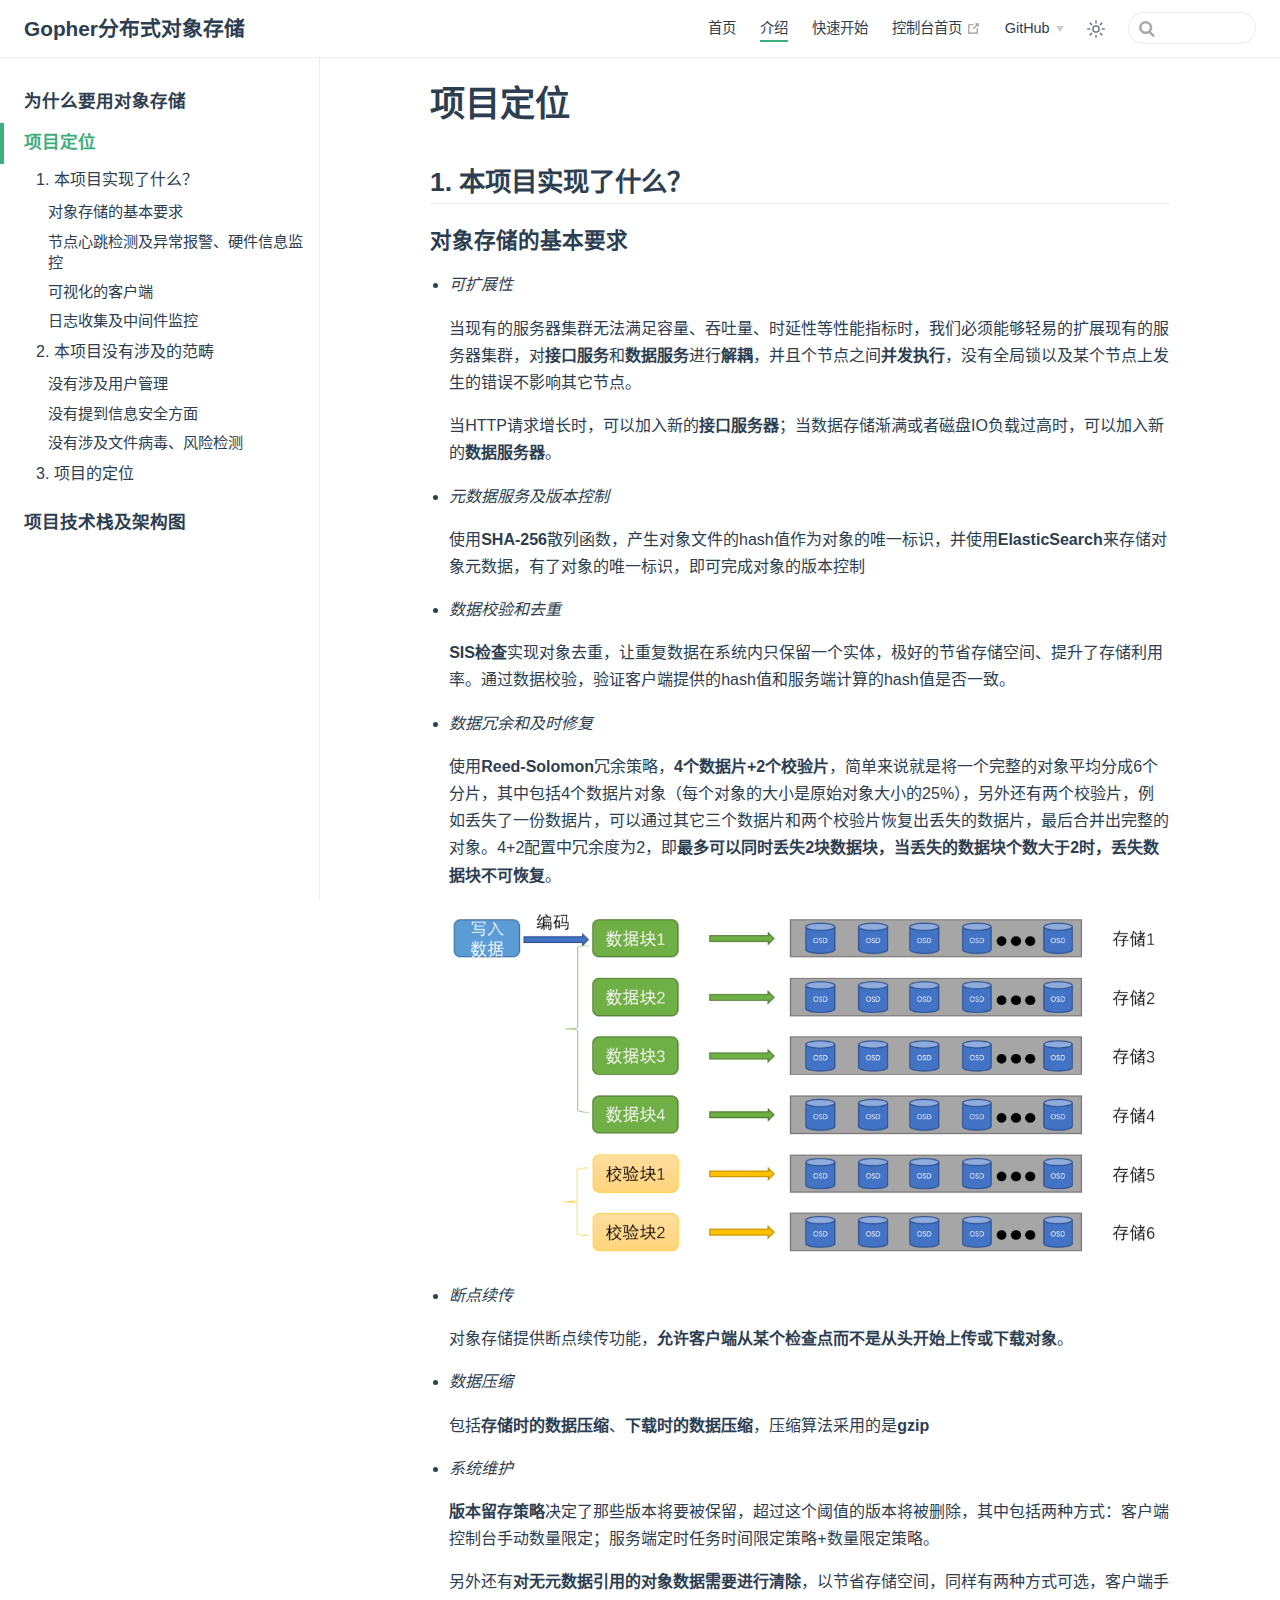
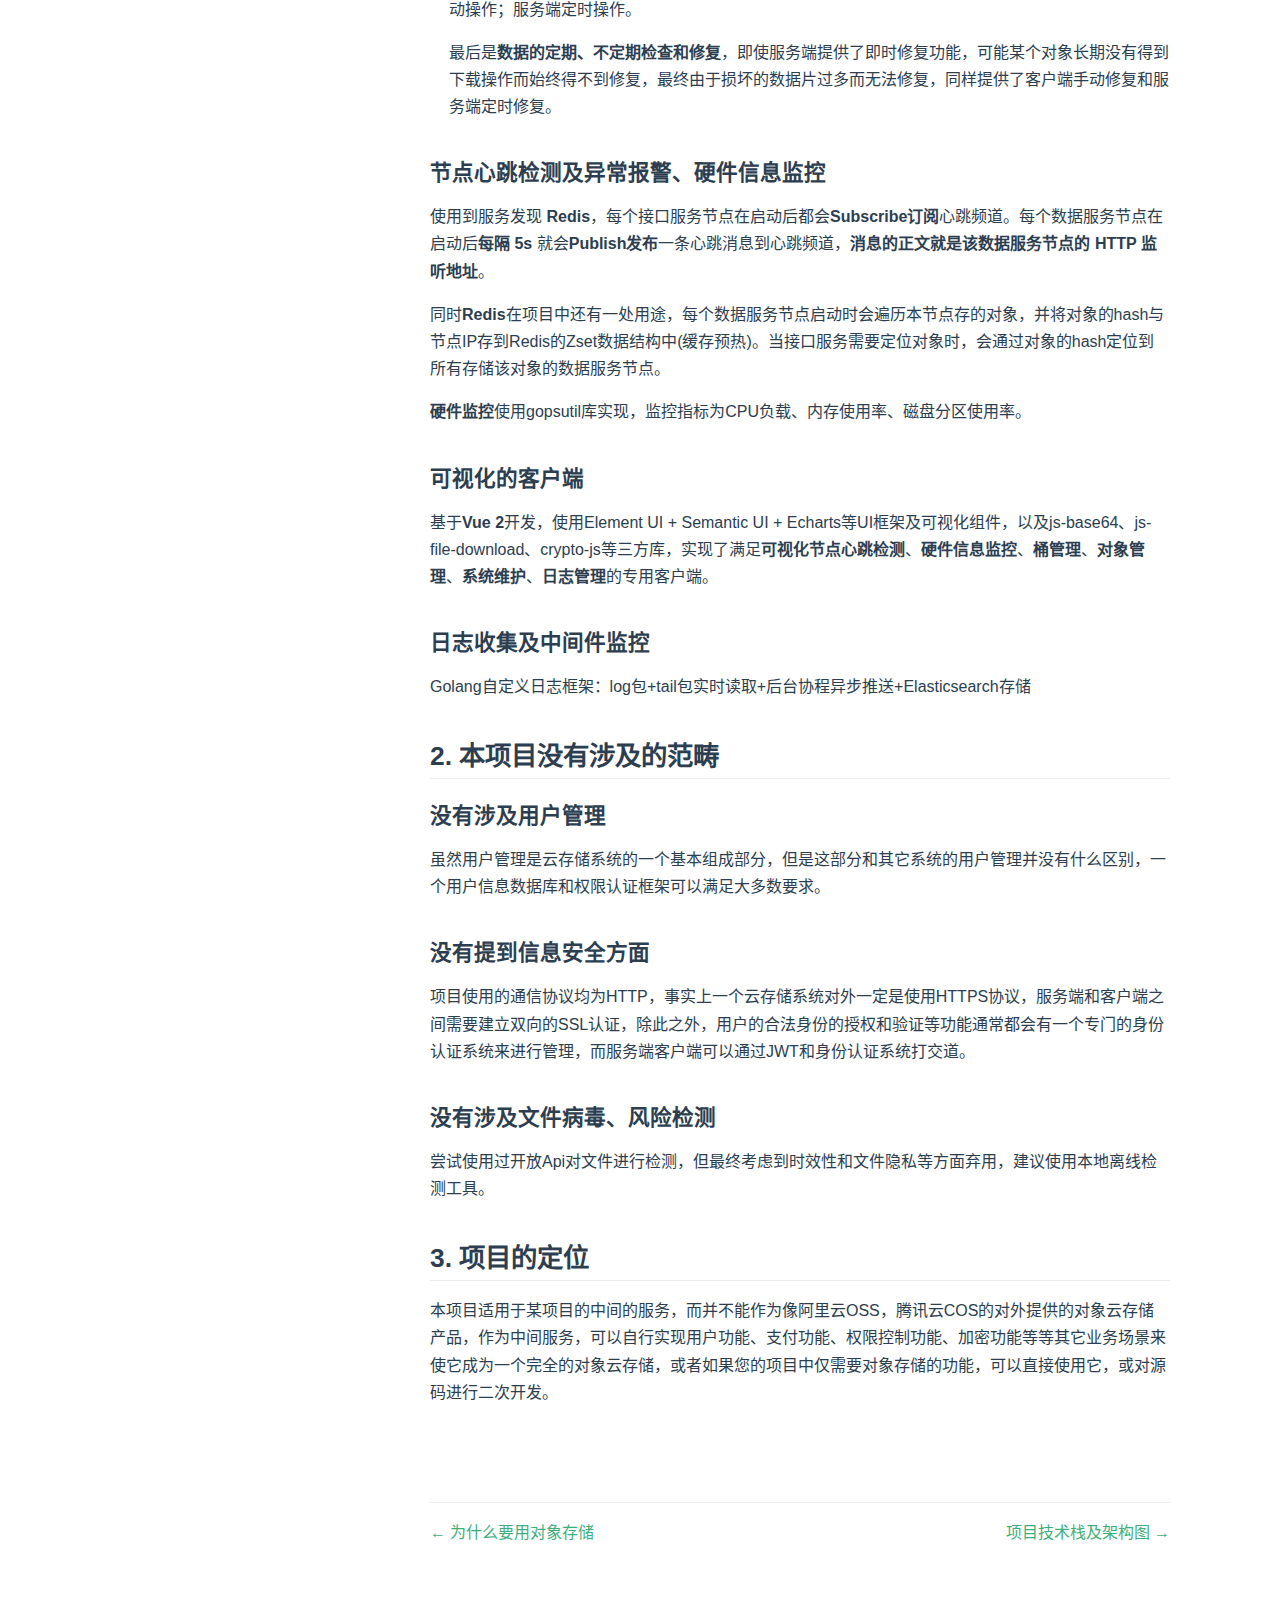
<file: introduce/position.html>
<!DOCTYPE html>
<html lang="zh-CN">
  <head>
    <meta charset="utf-8">
    <meta name="viewport" content="width=device-width,initial-scale=1">
    <meta name="generator" content="VuePress 2.0.0-beta.53">
    <style>
      :root {
        --c-bg: #fff;
      }
      html.dark {
        --c-bg: #22272e;
      }
      html, body {
        background-color: var(--c-bg);
      }
    </style>
    <script>
      const userMode = localStorage.getItem('vuepress-color-scheme');
			const systemDarkMode = window.matchMedia && window.matchMedia('(prefers-color-scheme: dark)').matches;
			if (userMode === 'dark' || (userMode !== 'light' && systemDarkMode)) {
				document.documentElement.classList.toggle('dark', true);
			}
    </script>
    <title>项目定位 | Gopher分布式对象存储</title><meta name="description" content="一个简单的分布式对象存储">
    <link rel="preload" href="/oss-doc/assets/style.9554e76d.css" as="style" /><link rel="stylesheet" href="/oss-doc/assets/style.9554e76d.css" />
    <link rel="modulepreload" href="/oss-doc/assets/app.8ecd04ca.js"><link rel="modulepreload" href="/oss-doc/assets/position.html.980d6a5f.js"><link rel="modulepreload" href="/oss-doc/assets/position.html.18ef124b.js"><link rel="prefetch" href="/oss-doc/assets/index.html.286105d6.js" as="script" /><link rel="prefetch" href="/oss-doc/assets/index.html.8870a068.js" as="script" /><link rel="prefetch" href="/oss-doc/assets/technology.html.e4a8583a.js" as="script" /><link rel="prefetch" href="/oss-doc/assets/api.html.30343ab5.js" as="script" /><link rel="prefetch" href="/oss-doc/assets/deploy.html.02776653.js" as="script" /><link rel="prefetch" href="/oss-doc/assets/preparation.html.dd5bbec2.js" as="script" /><link rel="prefetch" href="/oss-doc/assets/index.html.3967b939.js" as="script" /><link rel="prefetch" href="/oss-doc/assets/404.html.c3e557d0.js" as="script" /><link rel="prefetch" href="/oss-doc/assets/index.html.c8bb470a.js" as="script" /><link rel="prefetch" href="/oss-doc/assets/index.html.c9070369.js" as="script" /><link rel="prefetch" href="/oss-doc/assets/technology.html.ab8a54bd.js" as="script" /><link rel="prefetch" href="/oss-doc/assets/api.html.8bd92cfd.js" as="script" /><link rel="prefetch" href="/oss-doc/assets/deploy.html.e79f65a1.js" as="script" /><link rel="prefetch" href="/oss-doc/assets/preparation.html.fe5eb237.js" as="script" /><link rel="prefetch" href="/oss-doc/assets/index.html.b9e92bfd.js" as="script" /><link rel="prefetch" href="/oss-doc/assets/404.html.c81cc017.js" as="script" />
  </head>
  <body>
    <div id="app"><!--[--><div class="theme-container"><!--[--><header class="navbar"><div class="toggle-sidebar-button" title="toggle sidebar" aria-expanded="false" role="button" tabindex="0"><div class="icon" aria-hidden="true"><span></span><span></span><span></span></div></div><span><a href="/oss-doc/" class=""><!----><span class="site-name">Gopher分布式对象存储</span></a></span><div class="navbar-items-wrapper" style=""><!--[--><!--]--><nav class="navbar-items can-hide"><!--[--><div class="navbar-item"><a href="/oss-doc/" class="" aria-label="首页"><!--[--><!--]--> 首页 <!--[--><!--]--></a></div><div class="navbar-item"><a href="/oss-doc/introduce" class="router-link-active" aria-label="介绍"><!--[--><!--]--> 介绍 <!--[--><!--]--></a></div><div class="navbar-item"><a href="/oss-doc/start" class="" aria-label="快速开始"><!--[--><!--]--> 快速开始 <!--[--><!--]--></a></div><div class="navbar-item"><a class="external-link" href="http://101.43.17.240/" rel="noopener noreferrer" target="_blank" aria-label="控制台首页"><!--[--><!--]--> 控制台首页 <span><svg class="external-link-icon" xmlns="http://www.w3.org/2000/svg" aria-hidden="true" focusable="false" x="0px" y="0px" viewBox="0 0 100 100" width="15" height="15"><path fill="currentColor" d="M18.8,85.1h56l0,0c2.2,0,4-1.8,4-4v-32h-8v28h-48v-48h28v-8h-32l0,0c-2.2,0-4,1.8-4,4v56C14.8,83.3,16.6,85.1,18.8,85.1z"></path><polygon fill="currentColor" points="45.7,48.7 51.3,54.3 77.2,28.5 77.2,37.2 85.2,37.2 85.2,14.9 62.8,14.9 62.8,22.9 71.5,22.9"></polygon></svg><span class="external-link-icon-sr-only">open in new window</span></span><!--[--><!--]--></a></div><div class="navbar-item"><div class="navbar-dropdown-wrapper"><button class="navbar-dropdown-title" type="button" aria-label="GitHub"><span class="title">GitHub</span><span class="arrow down"></span></button><button class="navbar-dropdown-title-mobile" type="button" aria-label="GitHub"><span class="title">GitHub</span><span class="right arrow"></span></button><ul style="display:none;" class="navbar-dropdown"><!--[--><li class="navbar-dropdown-item"><a class="external-link" href="https://github.com/guojunwengit/oss-view" rel="noopener noreferrer" target="_blank" aria-label="前端"><!--[--><!--]--> 前端 <span><svg class="external-link-icon" xmlns="http://www.w3.org/2000/svg" aria-hidden="true" focusable="false" x="0px" y="0px" viewBox="0 0 100 100" width="15" height="15"><path fill="currentColor" d="M18.8,85.1h56l0,0c2.2,0,4-1.8,4-4v-32h-8v28h-48v-48h28v-8h-32l0,0c-2.2,0-4,1.8-4,4v56C14.8,83.3,16.6,85.1,18.8,85.1z"></path><polygon fill="currentColor" points="45.7,48.7 51.3,54.3 77.2,28.5 77.2,37.2 85.2,37.2 85.2,14.9 62.8,14.9 62.8,22.9 71.5,22.9"></polygon></svg><span class="external-link-icon-sr-only">open in new window</span></span><!--[--><!--]--></a></li><li class="navbar-dropdown-item"><a class="external-link" href="https://github.com/gopherWxf/OSS" rel="noopener noreferrer" target="_blank" aria-label="后端"><!--[--><!--]--> 后端 <span><svg class="external-link-icon" xmlns="http://www.w3.org/2000/svg" aria-hidden="true" focusable="false" x="0px" y="0px" viewBox="0 0 100 100" width="15" height="15"><path fill="currentColor" d="M18.8,85.1h56l0,0c2.2,0,4-1.8,4-4v-32h-8v28h-48v-48h28v-8h-32l0,0c-2.2,0-4,1.8-4,4v56C14.8,83.3,16.6,85.1,18.8,85.1z"></path><polygon fill="currentColor" points="45.7,48.7 51.3,54.3 77.2,28.5 77.2,37.2 85.2,37.2 85.2,14.9 62.8,14.9 62.8,22.9 71.5,22.9"></polygon></svg><span class="external-link-icon-sr-only">open in new window</span></span><!--[--><!--]--></a></li><!--]--></ul></div></div><!--]--></nav><!--[--><!--]--><button class="toggle-color-mode-button" title="toggle color mode"><svg style="" class="icon" focusable="false" viewBox="0 0 32 32"><path d="M16 12.005a4 4 0 1 1-4 4a4.005 4.005 0 0 1 4-4m0-2a6 6 0 1 0 6 6a6 6 0 0 0-6-6z" fill="currentColor"></path><path d="M5.394 6.813l1.414-1.415l3.506 3.506L8.9 10.318z" fill="currentColor"></path><path d="M2 15.005h5v2H2z" fill="currentColor"></path><path d="M5.394 25.197L8.9 21.691l1.414 1.415l-3.506 3.505z" fill="currentColor"></path><path d="M15 25.005h2v5h-2z" fill="currentColor"></path><path d="M21.687 23.106l1.414-1.415l3.506 3.506l-1.414 1.414z" fill="currentColor"></path><path d="M25 15.005h5v2h-5z" fill="currentColor"></path><path d="M21.687 8.904l3.506-3.506l1.414 1.415l-3.506 3.505z" fill="currentColor"></path><path d="M15 2.005h2v5h-2z" fill="currentColor"></path></svg><svg style="display:none;" class="icon" focusable="false" viewBox="0 0 32 32"><path d="M13.502 5.414a15.075 15.075 0 0 0 11.594 18.194a11.113 11.113 0 0 1-7.975 3.39c-.138 0-.278.005-.418 0a11.094 11.094 0 0 1-3.2-21.584M14.98 3a1.002 1.002 0 0 0-.175.016a13.096 13.096 0 0 0 1.825 25.981c.164.006.328 0 .49 0a13.072 13.072 0 0 0 10.703-5.555a1.01 1.01 0 0 0-.783-1.565A13.08 13.08 0 0 1 15.89 4.38A1.015 1.015 0 0 0 14.98 3z" fill="currentColor"></path></svg></button><form class="search-box" role="search"><input type="search" autocomplete="off" spellcheck="false" value><!----></form></div></header><!--]--><div class="sidebar-mask"></div><!--[--><aside class="sidebar"><nav class="navbar-items"><!--[--><div class="navbar-item"><a href="/oss-doc/" class="" aria-label="首页"><!--[--><!--]--> 首页 <!--[--><!--]--></a></div><div class="navbar-item"><a href="/oss-doc/introduce" class="router-link-active" aria-label="介绍"><!--[--><!--]--> 介绍 <!--[--><!--]--></a></div><div class="navbar-item"><a href="/oss-doc/start" class="" aria-label="快速开始"><!--[--><!--]--> 快速开始 <!--[--><!--]--></a></div><div class="navbar-item"><a class="external-link" href="http://101.43.17.240/" rel="noopener noreferrer" target="_blank" aria-label="控制台首页"><!--[--><!--]--> 控制台首页 <span><svg class="external-link-icon" xmlns="http://www.w3.org/2000/svg" aria-hidden="true" focusable="false" x="0px" y="0px" viewBox="0 0 100 100" width="15" height="15"><path fill="currentColor" d="M18.8,85.1h56l0,0c2.2,0,4-1.8,4-4v-32h-8v28h-48v-48h28v-8h-32l0,0c-2.2,0-4,1.8-4,4v56C14.8,83.3,16.6,85.1,18.8,85.1z"></path><polygon fill="currentColor" points="45.7,48.7 51.3,54.3 77.2,28.5 77.2,37.2 85.2,37.2 85.2,14.9 62.8,14.9 62.8,22.9 71.5,22.9"></polygon></svg><span class="external-link-icon-sr-only">open in new window</span></span><!--[--><!--]--></a></div><div class="navbar-item"><div class="navbar-dropdown-wrapper"><button class="navbar-dropdown-title" type="button" aria-label="GitHub"><span class="title">GitHub</span><span class="arrow down"></span></button><button class="navbar-dropdown-title-mobile" type="button" aria-label="GitHub"><span class="title">GitHub</span><span class="right arrow"></span></button><ul style="display:none;" class="navbar-dropdown"><!--[--><li class="navbar-dropdown-item"><a class="external-link" href="https://github.com/guojunwengit/oss-view" rel="noopener noreferrer" target="_blank" aria-label="前端"><!--[--><!--]--> 前端 <span><svg class="external-link-icon" xmlns="http://www.w3.org/2000/svg" aria-hidden="true" focusable="false" x="0px" y="0px" viewBox="0 0 100 100" width="15" height="15"><path fill="currentColor" d="M18.8,85.1h56l0,0c2.2,0,4-1.8,4-4v-32h-8v28h-48v-48h28v-8h-32l0,0c-2.2,0-4,1.8-4,4v56C14.8,83.3,16.6,85.1,18.8,85.1z"></path><polygon fill="currentColor" points="45.7,48.7 51.3,54.3 77.2,28.5 77.2,37.2 85.2,37.2 85.2,14.9 62.8,14.9 62.8,22.9 71.5,22.9"></polygon></svg><span class="external-link-icon-sr-only">open in new window</span></span><!--[--><!--]--></a></li><li class="navbar-dropdown-item"><a class="external-link" href="https://github.com/gopherWxf/OSS" rel="noopener noreferrer" target="_blank" aria-label="后端"><!--[--><!--]--> 后端 <span><svg class="external-link-icon" xmlns="http://www.w3.org/2000/svg" aria-hidden="true" focusable="false" x="0px" y="0px" viewBox="0 0 100 100" width="15" height="15"><path fill="currentColor" d="M18.8,85.1h56l0,0c2.2,0,4-1.8,4-4v-32h-8v28h-48v-48h28v-8h-32l0,0c-2.2,0-4,1.8-4,4v56C14.8,83.3,16.6,85.1,18.8,85.1z"></path><polygon fill="currentColor" points="45.7,48.7 51.3,54.3 77.2,28.5 77.2,37.2 85.2,37.2 85.2,14.9 62.8,14.9 62.8,22.9 71.5,22.9"></polygon></svg><span class="external-link-icon-sr-only">open in new window</span></span><!--[--><!--]--></a></li><!--]--></ul></div></div><!--]--></nav><!--[--><!--]--><ul class="sidebar-items"><!--[--><li><a href="/oss-doc/introduce/" class="router-link-active sidebar-item sidebar-heading" aria-label="为什么要用对象存储"><!--[--><!--]--> 为什么要用对象存储 <!--[--><!--]--></a><!----></li><li><a aria-current="page" href="/oss-doc/introduce/position.html" class="router-link-active router-link-exact-active router-link-active sidebar-item sidebar-heading active" aria-label="项目定位"><!--[--><!--]--> 项目定位 <!--[--><!--]--></a><ul style="" class="sidebar-item-children"><!--[--><li><a aria-current="page" href="/oss-doc/introduce/position.html#_1-本项目实现了什么" class="router-link-active router-link-exact-active sidebar-item" aria-label="1. 本项目实现了什么？"><!--[--><!--]--> 1. 本项目实现了什么？ <!--[--><!--]--></a><ul style="" class="sidebar-item-children"><!--[--><li><a aria-current="page" href="/oss-doc/introduce/position.html#对象存储的基本要求" class="router-link-active router-link-exact-active sidebar-item" aria-label="对象存储的基本要求"><!--[--><!--]--> 对象存储的基本要求 <!--[--><!--]--></a><!----></li><li><a aria-current="page" href="/oss-doc/introduce/position.html#节点心跳检测及异常报警、硬件信息监控" class="router-link-active router-link-exact-active sidebar-item" aria-label="节点心跳检测及异常报警、硬件信息监控"><!--[--><!--]--> 节点心跳检测及异常报警、硬件信息监控 <!--[--><!--]--></a><!----></li><li><a aria-current="page" href="/oss-doc/introduce/position.html#可视化的客户端" class="router-link-active router-link-exact-active sidebar-item" aria-label="可视化的客户端"><!--[--><!--]--> 可视化的客户端 <!--[--><!--]--></a><!----></li><li><a aria-current="page" href="/oss-doc/introduce/position.html#日志收集及中间件监控" class="router-link-active router-link-exact-active sidebar-item" aria-label="日志收集及中间件监控"><!--[--><!--]--> 日志收集及中间件监控 <!--[--><!--]--></a><!----></li><!--]--></ul></li><li><a aria-current="page" href="/oss-doc/introduce/position.html#_2-本项目没有涉及的范畴" class="router-link-active router-link-exact-active sidebar-item" aria-label="2. 本项目没有涉及的范畴"><!--[--><!--]--> 2. 本项目没有涉及的范畴 <!--[--><!--]--></a><ul style="" class="sidebar-item-children"><!--[--><li><a aria-current="page" href="/oss-doc/introduce/position.html#没有涉及用户管理" class="router-link-active router-link-exact-active sidebar-item" aria-label="没有涉及用户管理"><!--[--><!--]--> 没有涉及用户管理 <!--[--><!--]--></a><!----></li><li><a aria-current="page" href="/oss-doc/introduce/position.html#没有提到信息安全方面" class="router-link-active router-link-exact-active sidebar-item" aria-label="没有提到信息安全方面"><!--[--><!--]--> 没有提到信息安全方面 <!--[--><!--]--></a><!----></li><li><a aria-current="page" href="/oss-doc/introduce/position.html#没有涉及文件病毒、风险检测" class="router-link-active router-link-exact-active sidebar-item" aria-label="没有涉及文件病毒、风险检测"><!--[--><!--]--> 没有涉及文件病毒、风险检测 <!--[--><!--]--></a><!----></li><!--]--></ul></li><li><a aria-current="page" href="/oss-doc/introduce/position.html#_3-项目的定位" class="router-link-active router-link-exact-active sidebar-item" aria-label="3. 项目的定位"><!--[--><!--]--> 3. 项目的定位 <!--[--><!--]--></a><!----></li><!--]--></ul></li><li><a href="/oss-doc/introduce/technology.html" class="sidebar-item sidebar-heading" aria-label="项目技术栈及架构图"><!--[--><!--]--> 项目技术栈及架构图 <!--[--><!--]--></a><!----></li><!--]--></ul><!--[--><!--]--></aside><!--]--><!--[--><main class="page"><!--[--><!--]--><div class="theme-default-content"><!--[--><!--]--><div><h1 id="项目定位" tabindex="-1"><a class="header-anchor" href="#项目定位" aria-hidden="true">#</a> 项目定位</h1><h2 id="_1-本项目实现了什么" tabindex="-1"><a class="header-anchor" href="#_1-本项目实现了什么" aria-hidden="true">#</a> 1. 本项目实现了什么？</h2><h3 id="对象存储的基本要求" tabindex="-1"><a class="header-anchor" href="#对象存储的基本要求" aria-hidden="true">#</a> 对象存储的基本要求</h3><ul><li><p><em>可扩展性</em></p><p>当现有的服务器集群无法满足容量、吞吐量、时延性等性能指标时，我们必须能够轻易的扩展现有的服务器集群，对<strong>接口服务</strong>和<strong>数据服务</strong>进行<strong>解耦</strong>，并且个节点之间<strong>并发执行</strong>，没有全局锁以及某个节点上发生的错误不影响其它节点。</p><p>当HTTP请求增长时，可以加入新的<strong>接口服务器</strong>；当数据存储渐满或者磁盘IO负载过高时，可以加入新的<strong>数据服务器</strong>。</p></li><li><p><em>元数据服务及版本控制</em></p><p>使用<strong>SHA-256</strong>散列函数，产生对象文件的hash值作为对象的唯一标识，并使用<strong>ElasticSearch</strong>来存储对象元数据，有了对象的唯一标识，即可完成对象的版本控制</p></li><li><p><em>数据校验和去重</em></p><p><strong>SIS检查</strong>实现对象去重，让重复数据在系统内只保留一个实体，极好的节省存储空间、提升了存储利用率。通过数据校验，验证客户端提供的hash值和服务端计算的hash值是否一致。</p></li><li><p><em>数据冗余和及时修复</em></p><p>使用<strong>Reed-Solomon</strong>冗余策略，<strong>4个数据片+2个校验片</strong>，简单来说就是将一个完整的对象平均分成6个分片，其中包括4个数据片对象（每个对象的大小是原始对象大小的25%），另外还有两个校验片，例如丢失了一份数据片，可以通过其它三个数据片和两个校验片恢复出丢失的数据片，最后合并出完整的对象。4+2配置中冗余度为2，即<strong>最多可以同时丢失2块数据块，当丢失的数据块个数大于2时，丢失数据块不可恢复</strong>。</p><p><img src="/oss-doc/img/position.png" alt="img"></p></li><li><p><em>断点续传</em></p><p>对象存储提供断点续传功能，<strong>允许客户端从某个检查点而不是从头开始上传或下载对象</strong>。</p></li><li><p><em>数据压缩</em></p><p>包括<strong>存储时的数据压缩</strong>、<strong>下载时的数据压缩</strong>，压缩算法采用的是<strong>gzip</strong></p></li><li><p><em>系统维护</em></p><p><strong>版本留存策略</strong>决定了那些版本将要被保留，超过这个阈值的版本将被删除，其中包括两种方式：客户端控制台手动数量限定；服务端定时任务时间限定策略+数量限定策略。</p><p>另外还有<strong>对无元数据引用的对象数据需要进行清除</strong>，以节省存储空间，同样有两种方式可选，客户端手动操作；服务端定时操作。</p><p>最后是<strong>数据的定期、不定期检查和修复</strong>，即使服务端提供了即时修复功能，可能某个对象长期没有得到下载操作而始终得不到修复，最终由于损坏的数据片过多而无法修复，同样提供了客户端手动修复和服务端定时修复。</p></li></ul><h3 id="节点心跳检测及异常报警、硬件信息监控" tabindex="-1"><a class="header-anchor" href="#节点心跳检测及异常报警、硬件信息监控" aria-hidden="true">#</a> 节点心跳检测及异常报警、硬件信息监控</h3><p>使用到服务发现 <strong>Redis</strong>，每个接口服务节点在启动后都会<strong>Subscribe订阅</strong>心跳频道。每个数据服务节点在启动后<strong>每隔 5s</strong> 就会<strong>Publish发布</strong>一条心跳消息到心跳频道，<strong>消息的正文就是该数据服务节点的 HTTP 监听地址</strong>。</p><p>同时<strong>Redis</strong>在项目中还有一处用途，每个数据服务节点启动时会遍历本节点存的对象，并将对象的hash与节点IP存到Redis的Zset数据结构中(缓存预热)。当接口服务需要定位对象时，会通过对象的hash定位到所有存储该对象的数据服务节点。</p><p><strong>硬件监控</strong>使用gopsutil库实现，监控指标为CPU负载、内存使用率、磁盘分区使用率。</p><h3 id="可视化的客户端" tabindex="-1"><a class="header-anchor" href="#可视化的客户端" aria-hidden="true">#</a> 可视化的客户端</h3><p>基于<strong>Vue 2</strong>开发，使用Element UI + Semantic UI + Echarts等UI框架及可视化组件，以及js-base64、js-file-download、crypto-js等三方库，实现了满足<strong>可视化节点心跳检测</strong>、<strong>硬件信息监控</strong>、<strong>桶管理</strong>、<strong>对象管理</strong>、<strong>系统维护</strong>、<strong>日志管理</strong>的专用客户端。</p><h3 id="日志收集及中间件监控" tabindex="-1"><a class="header-anchor" href="#日志收集及中间件监控" aria-hidden="true">#</a> 日志收集及中间件监控</h3><p>Golang自定义日志框架：log包+tail包实时读取+后台协程异步推送+Elasticsearch存储</p><h2 id="_2-本项目没有涉及的范畴" tabindex="-1"><a class="header-anchor" href="#_2-本项目没有涉及的范畴" aria-hidden="true">#</a> 2. 本项目没有涉及的范畴</h2><h3 id="没有涉及用户管理" tabindex="-1"><a class="header-anchor" href="#没有涉及用户管理" aria-hidden="true">#</a> 没有涉及用户管理</h3><p>虽然用户管理是云存储系统的一个基本组成部分，但是这部分和其它系统的用户管理并没有什么区别，一个用户信息数据库和权限认证框架可以满足大多数要求。</p><h3 id="没有提到信息安全方面" tabindex="-1"><a class="header-anchor" href="#没有提到信息安全方面" aria-hidden="true">#</a> 没有提到信息安全方面</h3><p>项目使用的通信协议均为HTTP，事实上一个云存储系统对外一定是使用HTTPS协议，服务端和客户端之间需要建立双向的SSL认证，除此之外，用户的合法身份的授权和验证等功能通常都会有一个专门的身份认证系统来进行管理，而服务端客户端可以通过JWT和身份认证系统打交道。</p><h3 id="没有涉及文件病毒、风险检测" tabindex="-1"><a class="header-anchor" href="#没有涉及文件病毒、风险检测" aria-hidden="true">#</a> 没有涉及文件病毒、风险检测</h3><p>尝试使用过开放Api对文件进行检测，但最终考虑到时效性和文件隐私等方面弃用，建议使用本地离线检测工具。</p><h2 id="_3-项目的定位" tabindex="-1"><a class="header-anchor" href="#_3-项目的定位" aria-hidden="true">#</a> 3. 项目的定位</h2><p>本项目适用于某项目的中间的服务，而并不能作为像阿里云OSS，腾讯云COS的对外提供的对象云存储产品，作为中间服务，可以自行实现用户功能、支付功能、权限控制功能、加密功能等等其它业务场景来使它成为一个完全的对象云存储，或者如果您的项目中仅需要对象存储的功能，可以直接使用它，或对源码进行二次开发。</p></div><!--[--><!--]--></div><footer class="page-meta"><!----><!----><!----></footer><nav class="page-nav"><p class="inner"><span class="prev"><a href="/oss-doc/introduce/" class="router-link-active" aria-label="为什么要用对象存储"><!--[--><!--]--> 为什么要用对象存储 <!--[--><!--]--></a></span><span class="next"><a href="/oss-doc/introduce/technology.html" class="" aria-label="项目技术栈及架构图"><!--[--><!--]--> 项目技术栈及架构图 <!--[--><!--]--></a></span></p></nav><!--[--><!--]--></main><!--]--></div><!----><!--]--></div>
    <script type="module" src="/oss-doc/assets/app.8ecd04ca.js" defer></script>
  </body>
</html>
</file>
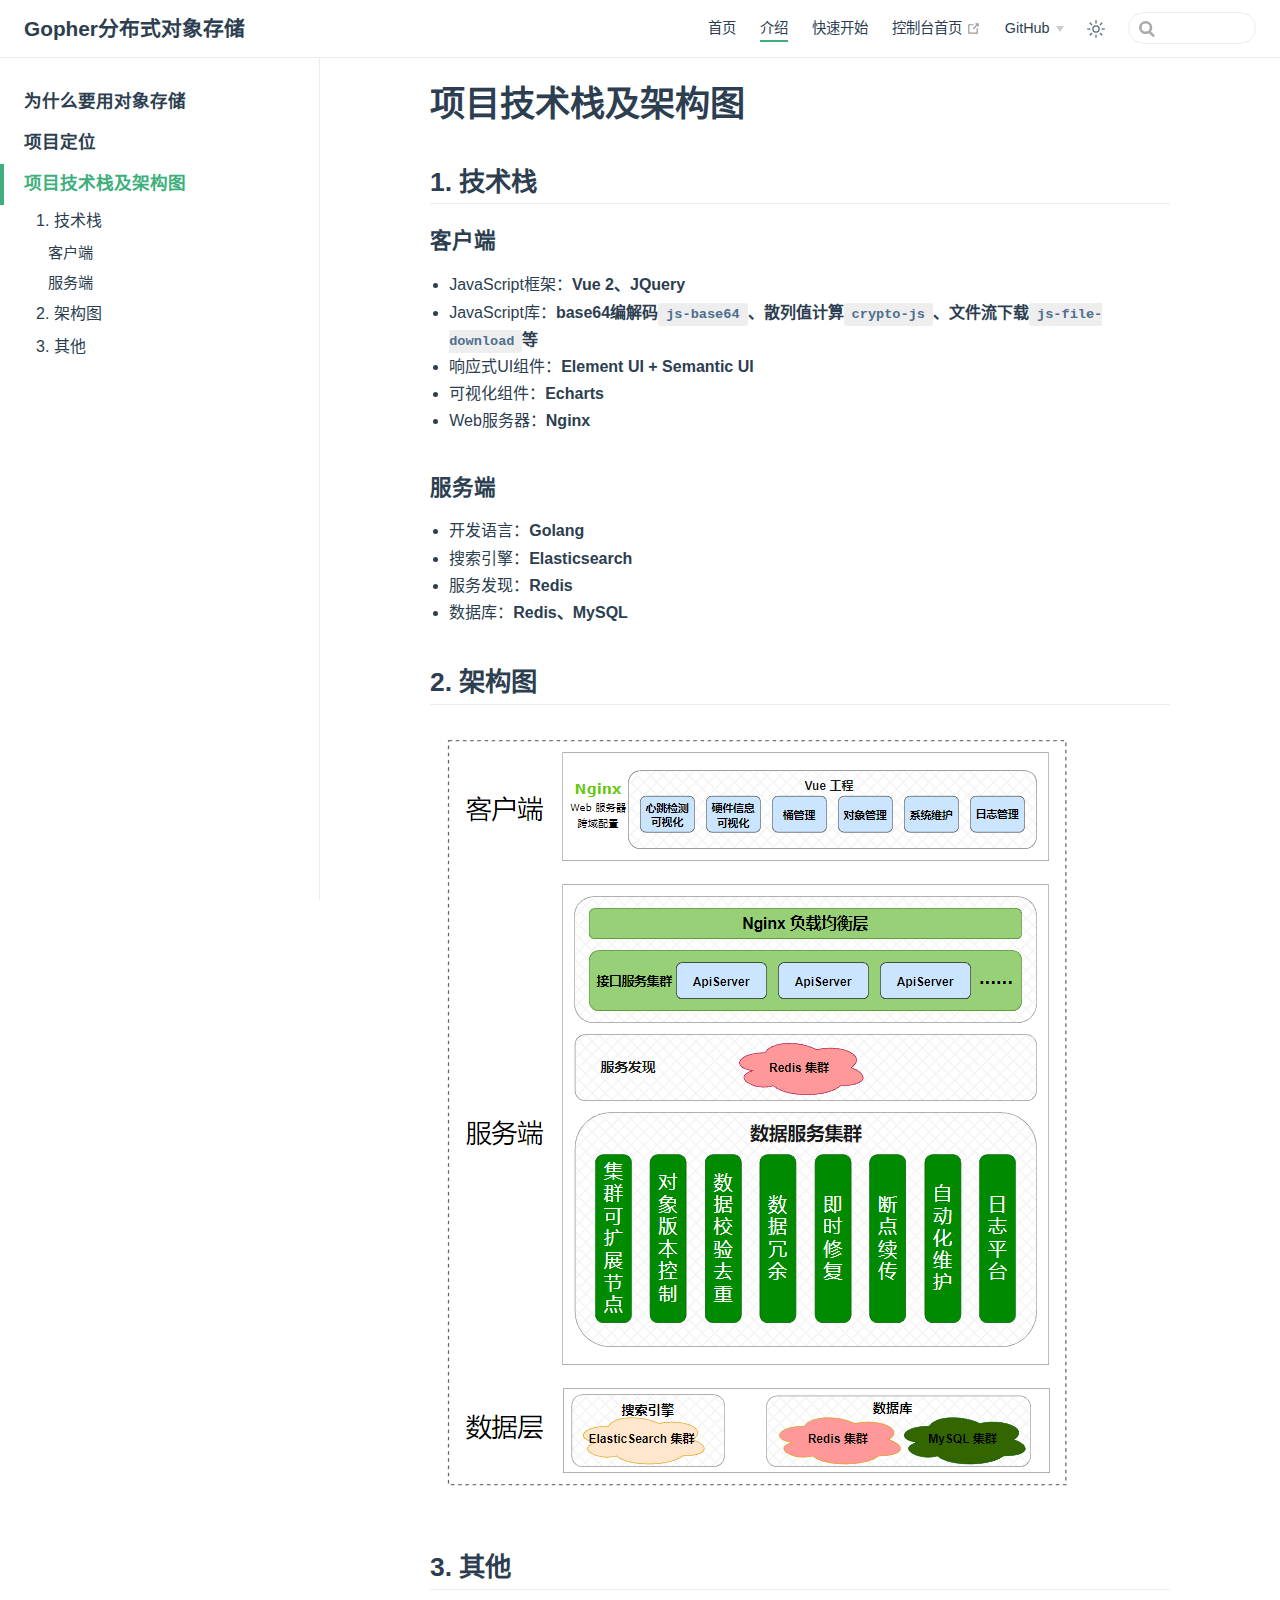
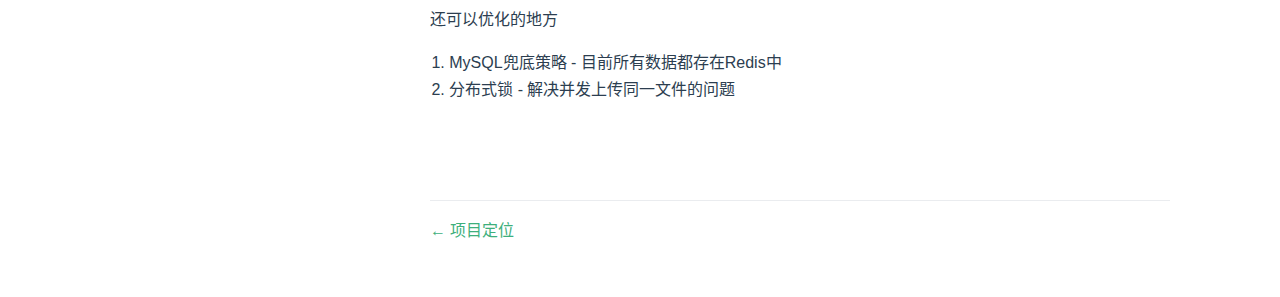
<file: introduce/technology.html>
<!DOCTYPE html>
<html lang="zh-CN">
  <head>
    <meta charset="utf-8">
    <meta name="viewport" content="width=device-width,initial-scale=1">
    <meta name="generator" content="VuePress 2.0.0-beta.53">
    <style>
      :root {
        --c-bg: #fff;
      }
      html.dark {
        --c-bg: #22272e;
      }
      html, body {
        background-color: var(--c-bg);
      }
    </style>
    <script>
      const userMode = localStorage.getItem('vuepress-color-scheme');
			const systemDarkMode = window.matchMedia && window.matchMedia('(prefers-color-scheme: dark)').matches;
			if (userMode === 'dark' || (userMode !== 'light' && systemDarkMode)) {
				document.documentElement.classList.toggle('dark', true);
			}
    </script>
    <title>项目技术栈及架构图 | Gopher分布式对象存储</title><meta name="description" content="一个简单的分布式对象存储">
    <link rel="preload" href="/oss-doc/assets/style.9554e76d.css" as="style" /><link rel="stylesheet" href="/oss-doc/assets/style.9554e76d.css" />
    <link rel="modulepreload" href="/oss-doc/assets/app.8ecd04ca.js"><link rel="modulepreload" href="/oss-doc/assets/technology.html.ab8a54bd.js"><link rel="modulepreload" href="/oss-doc/assets/technology.html.e4a8583a.js"><link rel="prefetch" href="/oss-doc/assets/index.html.286105d6.js" as="script" /><link rel="prefetch" href="/oss-doc/assets/position.html.18ef124b.js" as="script" /><link rel="prefetch" href="/oss-doc/assets/index.html.8870a068.js" as="script" /><link rel="prefetch" href="/oss-doc/assets/api.html.30343ab5.js" as="script" /><link rel="prefetch" href="/oss-doc/assets/deploy.html.02776653.js" as="script" /><link rel="prefetch" href="/oss-doc/assets/preparation.html.dd5bbec2.js" as="script" /><link rel="prefetch" href="/oss-doc/assets/index.html.3967b939.js" as="script" /><link rel="prefetch" href="/oss-doc/assets/404.html.c3e557d0.js" as="script" /><link rel="prefetch" href="/oss-doc/assets/index.html.c8bb470a.js" as="script" /><link rel="prefetch" href="/oss-doc/assets/position.html.980d6a5f.js" as="script" /><link rel="prefetch" href="/oss-doc/assets/index.html.c9070369.js" as="script" /><link rel="prefetch" href="/oss-doc/assets/api.html.8bd92cfd.js" as="script" /><link rel="prefetch" href="/oss-doc/assets/deploy.html.e79f65a1.js" as="script" /><link rel="prefetch" href="/oss-doc/assets/preparation.html.fe5eb237.js" as="script" /><link rel="prefetch" href="/oss-doc/assets/index.html.b9e92bfd.js" as="script" /><link rel="prefetch" href="/oss-doc/assets/404.html.c81cc017.js" as="script" />
  </head>
  <body>
    <div id="app"><!--[--><div class="theme-container"><!--[--><header class="navbar"><div class="toggle-sidebar-button" title="toggle sidebar" aria-expanded="false" role="button" tabindex="0"><div class="icon" aria-hidden="true"><span></span><span></span><span></span></div></div><span><a href="/oss-doc/" class=""><!----><span class="site-name">Gopher分布式对象存储</span></a></span><div class="navbar-items-wrapper" style=""><!--[--><!--]--><nav class="navbar-items can-hide"><!--[--><div class="navbar-item"><a href="/oss-doc/" class="" aria-label="首页"><!--[--><!--]--> 首页 <!--[--><!--]--></a></div><div class="navbar-item"><a href="/oss-doc/introduce" class="router-link-active" aria-label="介绍"><!--[--><!--]--> 介绍 <!--[--><!--]--></a></div><div class="navbar-item"><a href="/oss-doc/start" class="" aria-label="快速开始"><!--[--><!--]--> 快速开始 <!--[--><!--]--></a></div><div class="navbar-item"><a class="external-link" href="http://101.43.17.240/" rel="noopener noreferrer" target="_blank" aria-label="控制台首页"><!--[--><!--]--> 控制台首页 <span><svg class="external-link-icon" xmlns="http://www.w3.org/2000/svg" aria-hidden="true" focusable="false" x="0px" y="0px" viewBox="0 0 100 100" width="15" height="15"><path fill="currentColor" d="M18.8,85.1h56l0,0c2.2,0,4-1.8,4-4v-32h-8v28h-48v-48h28v-8h-32l0,0c-2.2,0-4,1.8-4,4v56C14.8,83.3,16.6,85.1,18.8,85.1z"></path><polygon fill="currentColor" points="45.7,48.7 51.3,54.3 77.2,28.5 77.2,37.2 85.2,37.2 85.2,14.9 62.8,14.9 62.8,22.9 71.5,22.9"></polygon></svg><span class="external-link-icon-sr-only">open in new window</span></span><!--[--><!--]--></a></div><div class="navbar-item"><div class="navbar-dropdown-wrapper"><button class="navbar-dropdown-title" type="button" aria-label="GitHub"><span class="title">GitHub</span><span class="arrow down"></span></button><button class="navbar-dropdown-title-mobile" type="button" aria-label="GitHub"><span class="title">GitHub</span><span class="right arrow"></span></button><ul style="display:none;" class="navbar-dropdown"><!--[--><li class="navbar-dropdown-item"><a class="external-link" href="https://github.com/guojunwengit/oss-view" rel="noopener noreferrer" target="_blank" aria-label="前端"><!--[--><!--]--> 前端 <span><svg class="external-link-icon" xmlns="http://www.w3.org/2000/svg" aria-hidden="true" focusable="false" x="0px" y="0px" viewBox="0 0 100 100" width="15" height="15"><path fill="currentColor" d="M18.8,85.1h56l0,0c2.2,0,4-1.8,4-4v-32h-8v28h-48v-48h28v-8h-32l0,0c-2.2,0-4,1.8-4,4v56C14.8,83.3,16.6,85.1,18.8,85.1z"></path><polygon fill="currentColor" points="45.7,48.7 51.3,54.3 77.2,28.5 77.2,37.2 85.2,37.2 85.2,14.9 62.8,14.9 62.8,22.9 71.5,22.9"></polygon></svg><span class="external-link-icon-sr-only">open in new window</span></span><!--[--><!--]--></a></li><li class="navbar-dropdown-item"><a class="external-link" href="https://github.com/gopherWxf/OSS" rel="noopener noreferrer" target="_blank" aria-label="后端"><!--[--><!--]--> 后端 <span><svg class="external-link-icon" xmlns="http://www.w3.org/2000/svg" aria-hidden="true" focusable="false" x="0px" y="0px" viewBox="0 0 100 100" width="15" height="15"><path fill="currentColor" d="M18.8,85.1h56l0,0c2.2,0,4-1.8,4-4v-32h-8v28h-48v-48h28v-8h-32l0,0c-2.2,0-4,1.8-4,4v56C14.8,83.3,16.6,85.1,18.8,85.1z"></path><polygon fill="currentColor" points="45.7,48.7 51.3,54.3 77.2,28.5 77.2,37.2 85.2,37.2 85.2,14.9 62.8,14.9 62.8,22.9 71.5,22.9"></polygon></svg><span class="external-link-icon-sr-only">open in new window</span></span><!--[--><!--]--></a></li><!--]--></ul></div></div><!--]--></nav><!--[--><!--]--><button class="toggle-color-mode-button" title="toggle color mode"><svg style="" class="icon" focusable="false" viewBox="0 0 32 32"><path d="M16 12.005a4 4 0 1 1-4 4a4.005 4.005 0 0 1 4-4m0-2a6 6 0 1 0 6 6a6 6 0 0 0-6-6z" fill="currentColor"></path><path d="M5.394 6.813l1.414-1.415l3.506 3.506L8.9 10.318z" fill="currentColor"></path><path d="M2 15.005h5v2H2z" fill="currentColor"></path><path d="M5.394 25.197L8.9 21.691l1.414 1.415l-3.506 3.505z" fill="currentColor"></path><path d="M15 25.005h2v5h-2z" fill="currentColor"></path><path d="M21.687 23.106l1.414-1.415l3.506 3.506l-1.414 1.414z" fill="currentColor"></path><path d="M25 15.005h5v2h-5z" fill="currentColor"></path><path d="M21.687 8.904l3.506-3.506l1.414 1.415l-3.506 3.505z" fill="currentColor"></path><path d="M15 2.005h2v5h-2z" fill="currentColor"></path></svg><svg style="display:none;" class="icon" focusable="false" viewBox="0 0 32 32"><path d="M13.502 5.414a15.075 15.075 0 0 0 11.594 18.194a11.113 11.113 0 0 1-7.975 3.39c-.138 0-.278.005-.418 0a11.094 11.094 0 0 1-3.2-21.584M14.98 3a1.002 1.002 0 0 0-.175.016a13.096 13.096 0 0 0 1.825 25.981c.164.006.328 0 .49 0a13.072 13.072 0 0 0 10.703-5.555a1.01 1.01 0 0 0-.783-1.565A13.08 13.08 0 0 1 15.89 4.38A1.015 1.015 0 0 0 14.98 3z" fill="currentColor"></path></svg></button><form class="search-box" role="search"><input type="search" autocomplete="off" spellcheck="false" value><!----></form></div></header><!--]--><div class="sidebar-mask"></div><!--[--><aside class="sidebar"><nav class="navbar-items"><!--[--><div class="navbar-item"><a href="/oss-doc/" class="" aria-label="首页"><!--[--><!--]--> 首页 <!--[--><!--]--></a></div><div class="navbar-item"><a href="/oss-doc/introduce" class="router-link-active" aria-label="介绍"><!--[--><!--]--> 介绍 <!--[--><!--]--></a></div><div class="navbar-item"><a href="/oss-doc/start" class="" aria-label="快速开始"><!--[--><!--]--> 快速开始 <!--[--><!--]--></a></div><div class="navbar-item"><a class="external-link" href="http://101.43.17.240/" rel="noopener noreferrer" target="_blank" aria-label="控制台首页"><!--[--><!--]--> 控制台首页 <span><svg class="external-link-icon" xmlns="http://www.w3.org/2000/svg" aria-hidden="true" focusable="false" x="0px" y="0px" viewBox="0 0 100 100" width="15" height="15"><path fill="currentColor" d="M18.8,85.1h56l0,0c2.2,0,4-1.8,4-4v-32h-8v28h-48v-48h28v-8h-32l0,0c-2.2,0-4,1.8-4,4v56C14.8,83.3,16.6,85.1,18.8,85.1z"></path><polygon fill="currentColor" points="45.7,48.7 51.3,54.3 77.2,28.5 77.2,37.2 85.2,37.2 85.2,14.9 62.8,14.9 62.8,22.9 71.5,22.9"></polygon></svg><span class="external-link-icon-sr-only">open in new window</span></span><!--[--><!--]--></a></div><div class="navbar-item"><div class="navbar-dropdown-wrapper"><button class="navbar-dropdown-title" type="button" aria-label="GitHub"><span class="title">GitHub</span><span class="arrow down"></span></button><button class="navbar-dropdown-title-mobile" type="button" aria-label="GitHub"><span class="title">GitHub</span><span class="right arrow"></span></button><ul style="display:none;" class="navbar-dropdown"><!--[--><li class="navbar-dropdown-item"><a class="external-link" href="https://github.com/guojunwengit/oss-view" rel="noopener noreferrer" target="_blank" aria-label="前端"><!--[--><!--]--> 前端 <span><svg class="external-link-icon" xmlns="http://www.w3.org/2000/svg" aria-hidden="true" focusable="false" x="0px" y="0px" viewBox="0 0 100 100" width="15" height="15"><path fill="currentColor" d="M18.8,85.1h56l0,0c2.2,0,4-1.8,4-4v-32h-8v28h-48v-48h28v-8h-32l0,0c-2.2,0-4,1.8-4,4v56C14.8,83.3,16.6,85.1,18.8,85.1z"></path><polygon fill="currentColor" points="45.7,48.7 51.3,54.3 77.2,28.5 77.2,37.2 85.2,37.2 85.2,14.9 62.8,14.9 62.8,22.9 71.5,22.9"></polygon></svg><span class="external-link-icon-sr-only">open in new window</span></span><!--[--><!--]--></a></li><li class="navbar-dropdown-item"><a class="external-link" href="https://github.com/gopherWxf/OSS" rel="noopener noreferrer" target="_blank" aria-label="后端"><!--[--><!--]--> 后端 <span><svg class="external-link-icon" xmlns="http://www.w3.org/2000/svg" aria-hidden="true" focusable="false" x="0px" y="0px" viewBox="0 0 100 100" width="15" height="15"><path fill="currentColor" d="M18.8,85.1h56l0,0c2.2,0,4-1.8,4-4v-32h-8v28h-48v-48h28v-8h-32l0,0c-2.2,0-4,1.8-4,4v56C14.8,83.3,16.6,85.1,18.8,85.1z"></path><polygon fill="currentColor" points="45.7,48.7 51.3,54.3 77.2,28.5 77.2,37.2 85.2,37.2 85.2,14.9 62.8,14.9 62.8,22.9 71.5,22.9"></polygon></svg><span class="external-link-icon-sr-only">open in new window</span></span><!--[--><!--]--></a></li><!--]--></ul></div></div><!--]--></nav><!--[--><!--]--><ul class="sidebar-items"><!--[--><li><a href="/oss-doc/introduce/" class="router-link-active sidebar-item sidebar-heading" aria-label="为什么要用对象存储"><!--[--><!--]--> 为什么要用对象存储 <!--[--><!--]--></a><!----></li><li><a href="/oss-doc/introduce/position.html" class="sidebar-item sidebar-heading" aria-label="项目定位"><!--[--><!--]--> 项目定位 <!--[--><!--]--></a><!----></li><li><a aria-current="page" href="/oss-doc/introduce/technology.html" class="router-link-active router-link-exact-active router-link-active sidebar-item sidebar-heading active" aria-label="项目技术栈及架构图"><!--[--><!--]--> 项目技术栈及架构图 <!--[--><!--]--></a><ul style="" class="sidebar-item-children"><!--[--><li><a aria-current="page" href="/oss-doc/introduce/technology.html#_1-技术栈" class="router-link-active router-link-exact-active sidebar-item" aria-label="1. 技术栈"><!--[--><!--]--> 1. 技术栈 <!--[--><!--]--></a><ul style="" class="sidebar-item-children"><!--[--><li><a aria-current="page" href="/oss-doc/introduce/technology.html#客户端" class="router-link-active router-link-exact-active sidebar-item" aria-label="客户端"><!--[--><!--]--> 客户端 <!--[--><!--]--></a><!----></li><li><a aria-current="page" href="/oss-doc/introduce/technology.html#服务端" class="router-link-active router-link-exact-active sidebar-item" aria-label="服务端"><!--[--><!--]--> 服务端 <!--[--><!--]--></a><!----></li><!--]--></ul></li><li><a aria-current="page" href="/oss-doc/introduce/technology.html#_2-架构图" class="router-link-active router-link-exact-active sidebar-item" aria-label="2. 架构图"><!--[--><!--]--> 2. 架构图 <!--[--><!--]--></a><!----></li><li><a aria-current="page" href="/oss-doc/introduce/technology.html#_3-其他" class="router-link-active router-link-exact-active sidebar-item" aria-label="3. 其他"><!--[--><!--]--> 3. 其他 <!--[--><!--]--></a><!----></li><!--]--></ul></li><!--]--></ul><!--[--><!--]--></aside><!--]--><!--[--><main class="page"><!--[--><!--]--><div class="theme-default-content"><!--[--><!--]--><div><h1 id="项目技术栈及架构图" tabindex="-1"><a class="header-anchor" href="#项目技术栈及架构图" aria-hidden="true">#</a> 项目技术栈及架构图</h1><h2 id="_1-技术栈" tabindex="-1"><a class="header-anchor" href="#_1-技术栈" aria-hidden="true">#</a> 1. 技术栈</h2><h3 id="客户端" tabindex="-1"><a class="header-anchor" href="#客户端" aria-hidden="true">#</a> 客户端</h3><ul><li>JavaScript框架：<strong>Vue 2、JQuery</strong></li><li>JavaScript库：<strong>base64编解码<code>js-base64</code>、散列值计算<code>crypto-js</code>、文件流下载<code>js-file-download</code>等</strong></li><li>响应式UI组件：<strong>Element UI + Semantic UI</strong></li><li>可视化组件：<strong>Echarts</strong></li><li>Web服务器：<strong>Nginx</strong></li></ul><h3 id="服务端" tabindex="-1"><a class="header-anchor" href="#服务端" aria-hidden="true">#</a> 服务端</h3><ul><li>开发语言：<strong>Golang</strong></li><li>搜索引擎：<strong>Elasticsearch</strong></li><li>服务发现：<strong>Redis</strong></li><li>数据库：<strong>Redis、MySQL</strong></li></ul><h2 id="_2-架构图" tabindex="-1"><a class="header-anchor" href="#_2-架构图" aria-hidden="true">#</a> 2. 架构图</h2><p><img src="/oss-doc/img/frame.png" alt="架构图"></p><h2 id="_3-其他" tabindex="-1"><a class="header-anchor" href="#_3-其他" aria-hidden="true">#</a> 3. 其他</h2><p>还可以优化的地方</p><ol><li>MySQL兜底策略 - 目前所有数据都存在Redis中</li><li>分布式锁 - 解决并发上传同一文件的问题</li></ol></div><!--[--><!--]--></div><footer class="page-meta"><!----><!----><!----></footer><nav class="page-nav"><p class="inner"><span class="prev"><a href="/oss-doc/introduce/position.html" class="" aria-label="项目定位"><!--[--><!--]--> 项目定位 <!--[--><!--]--></a></span><!----></p></nav><!--[--><!--]--></main><!--]--></div><!----><!--]--></div>
    <script type="module" src="/oss-doc/assets/app.8ecd04ca.js" defer></script>
  </body>
</html>
</file>
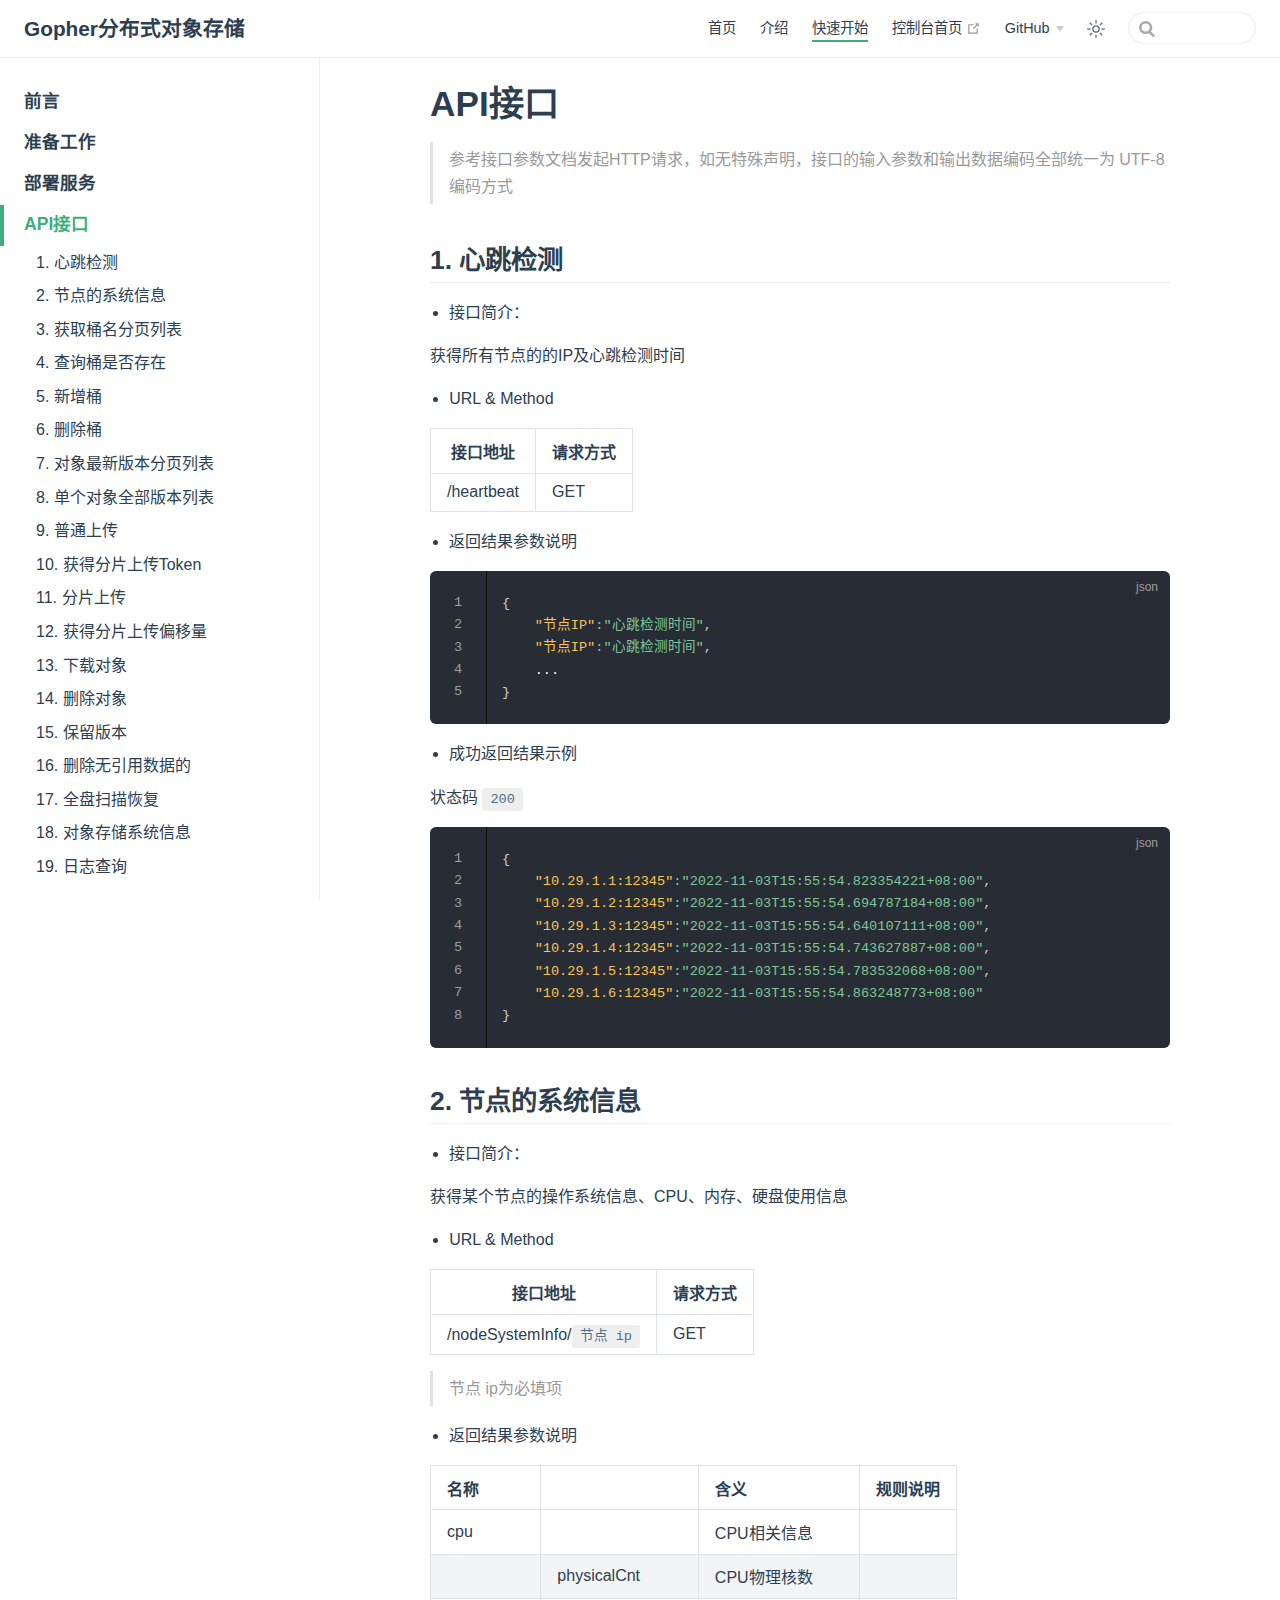
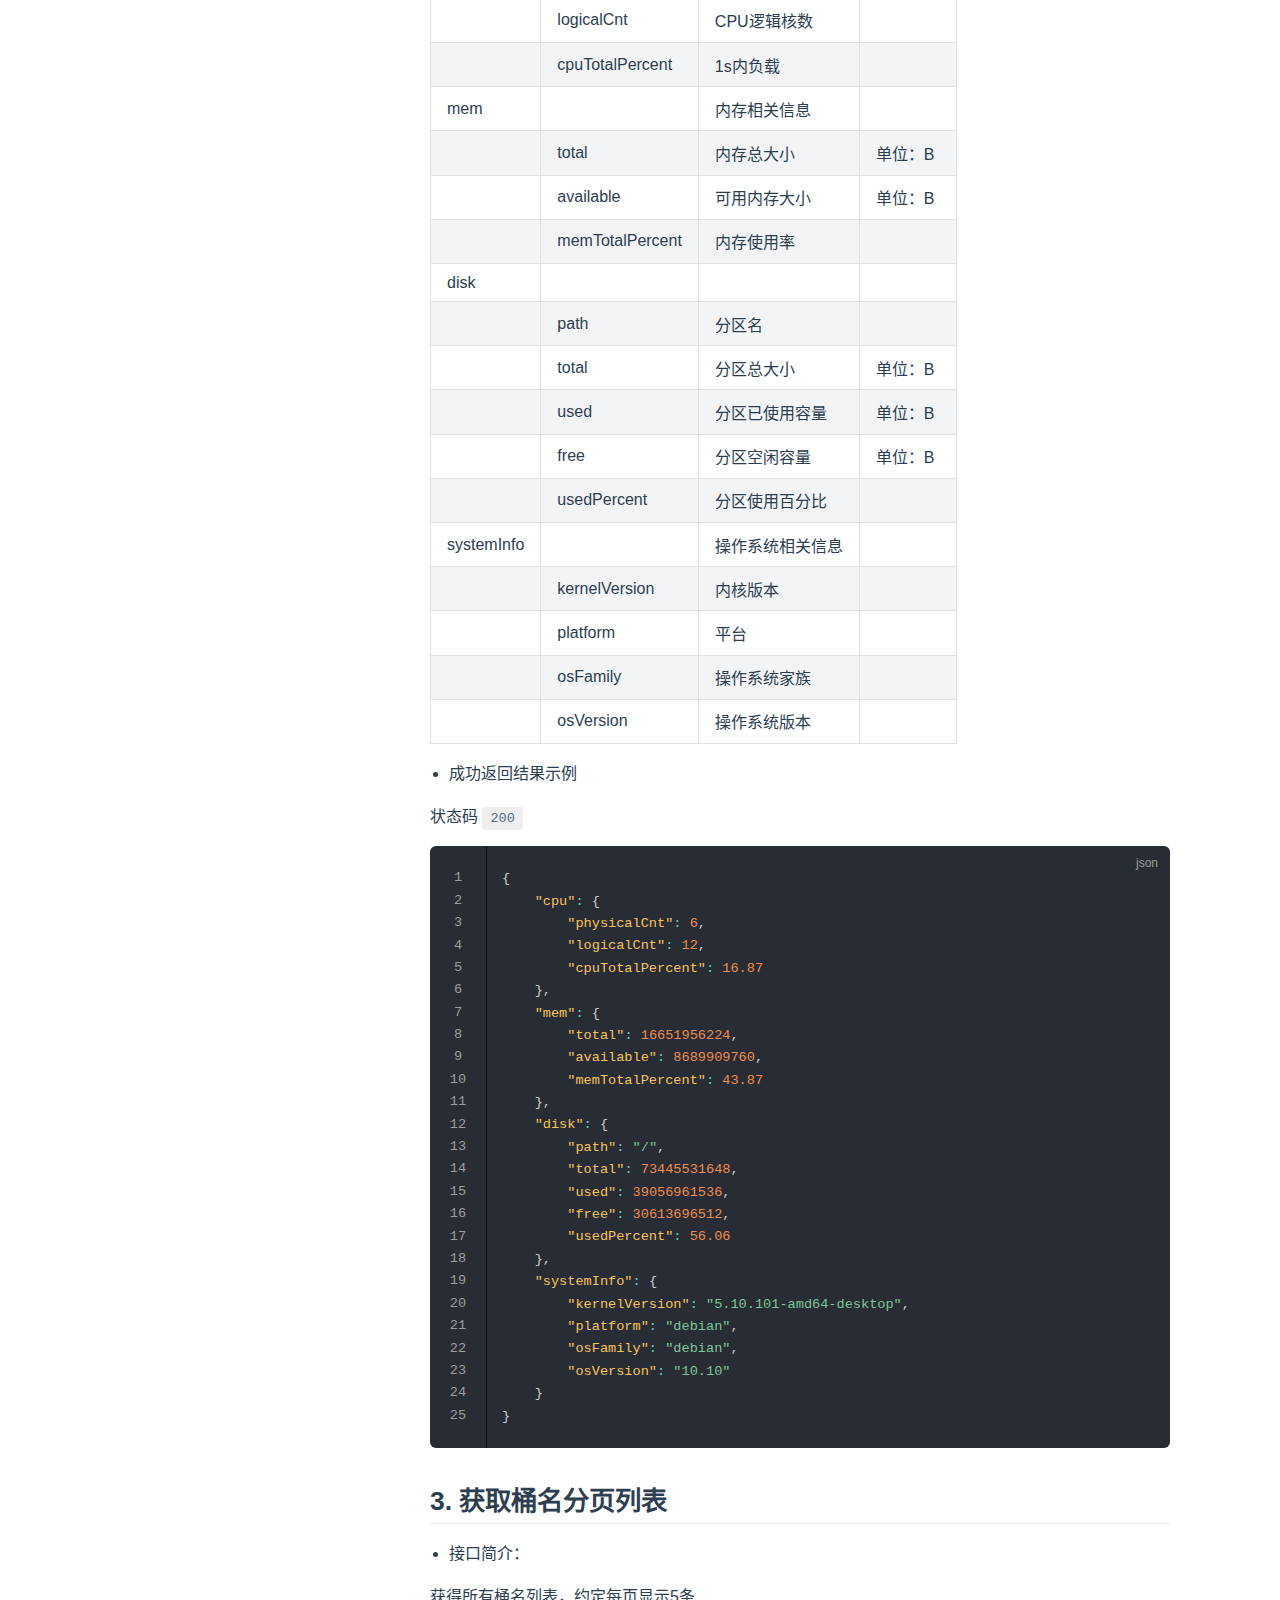
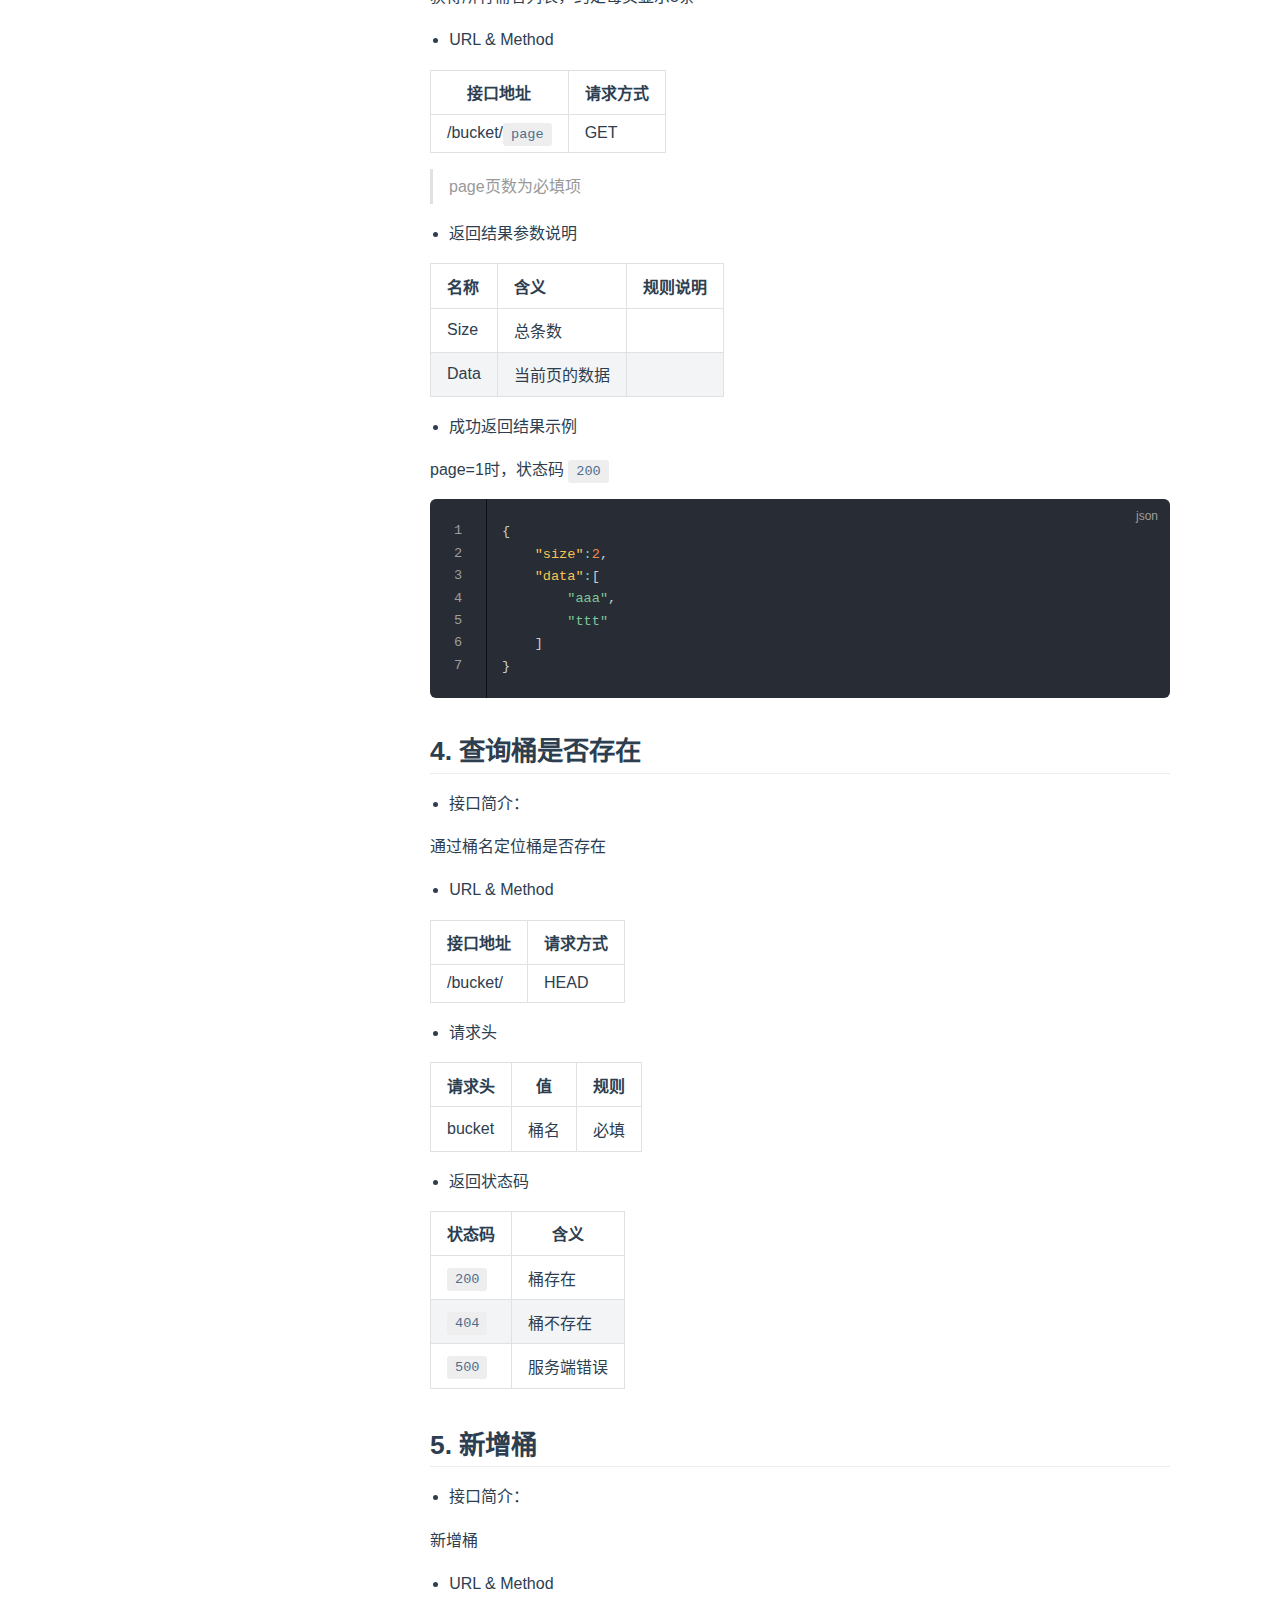
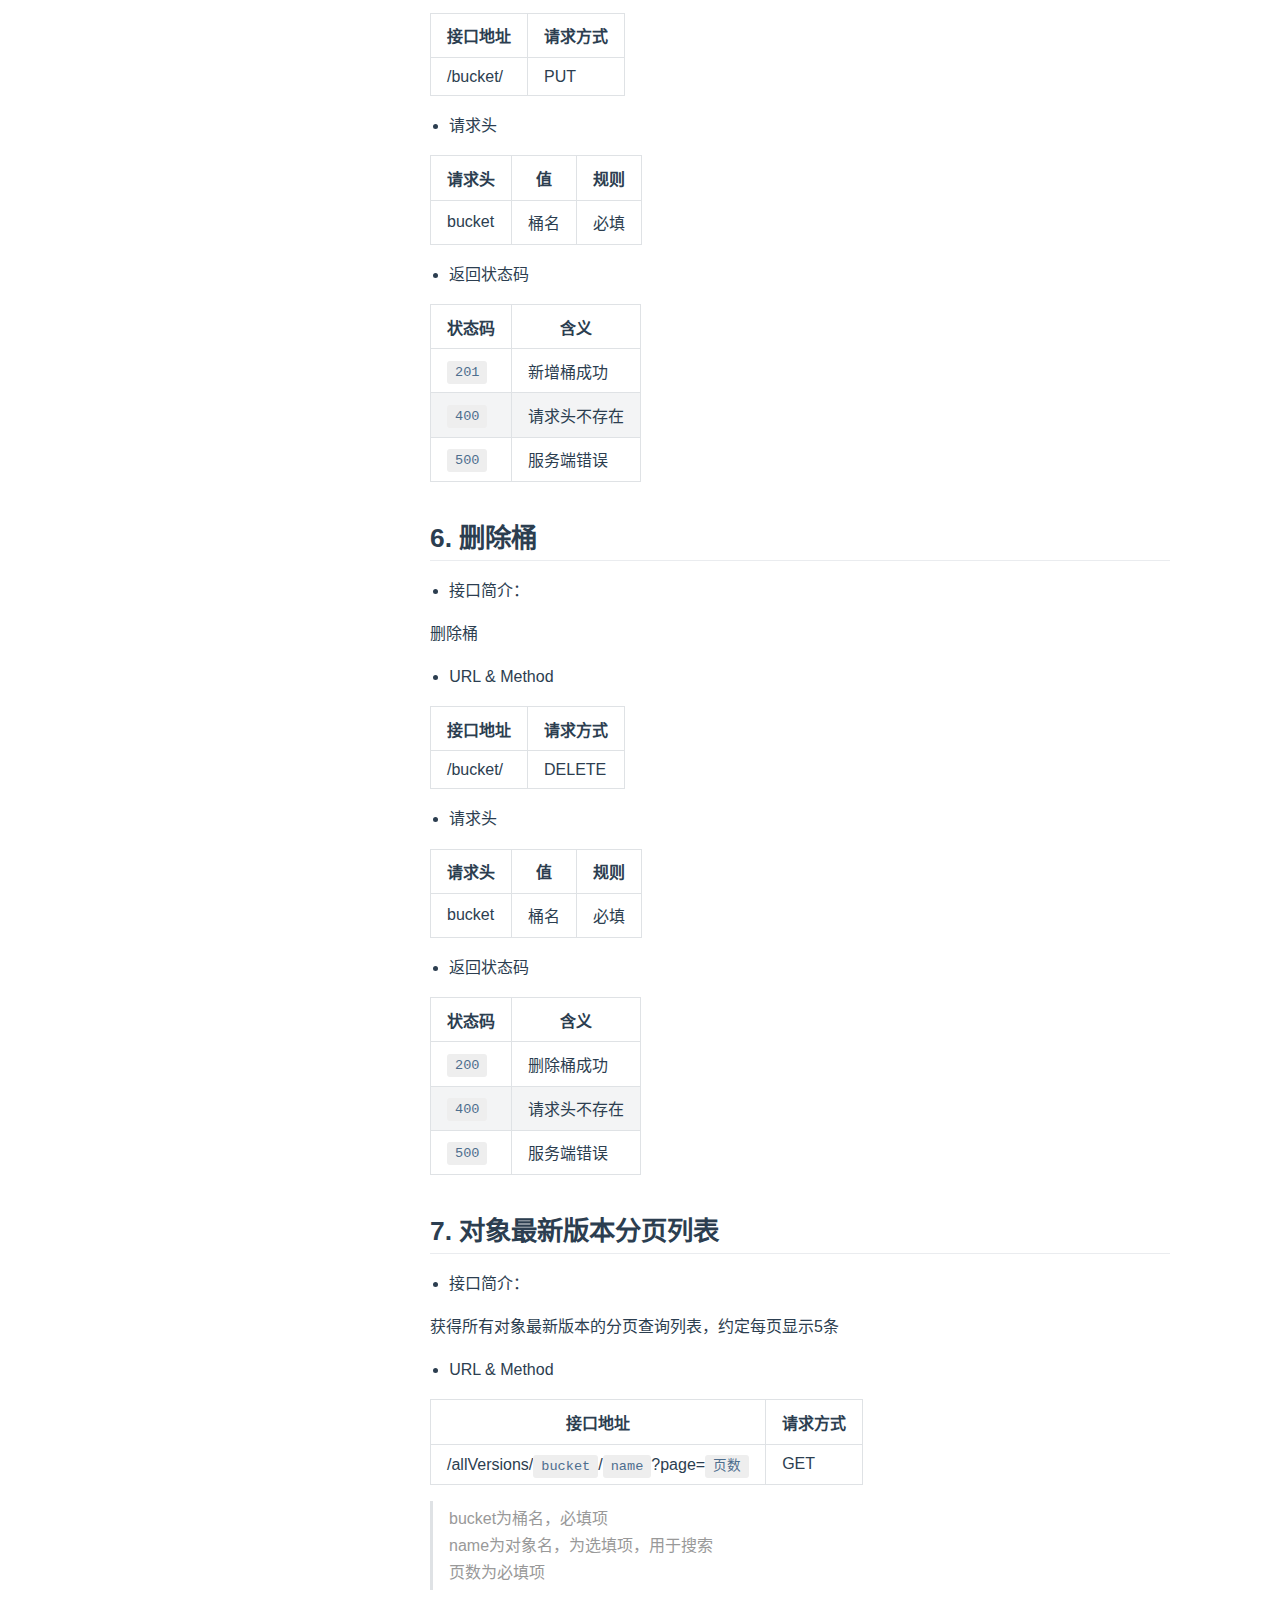
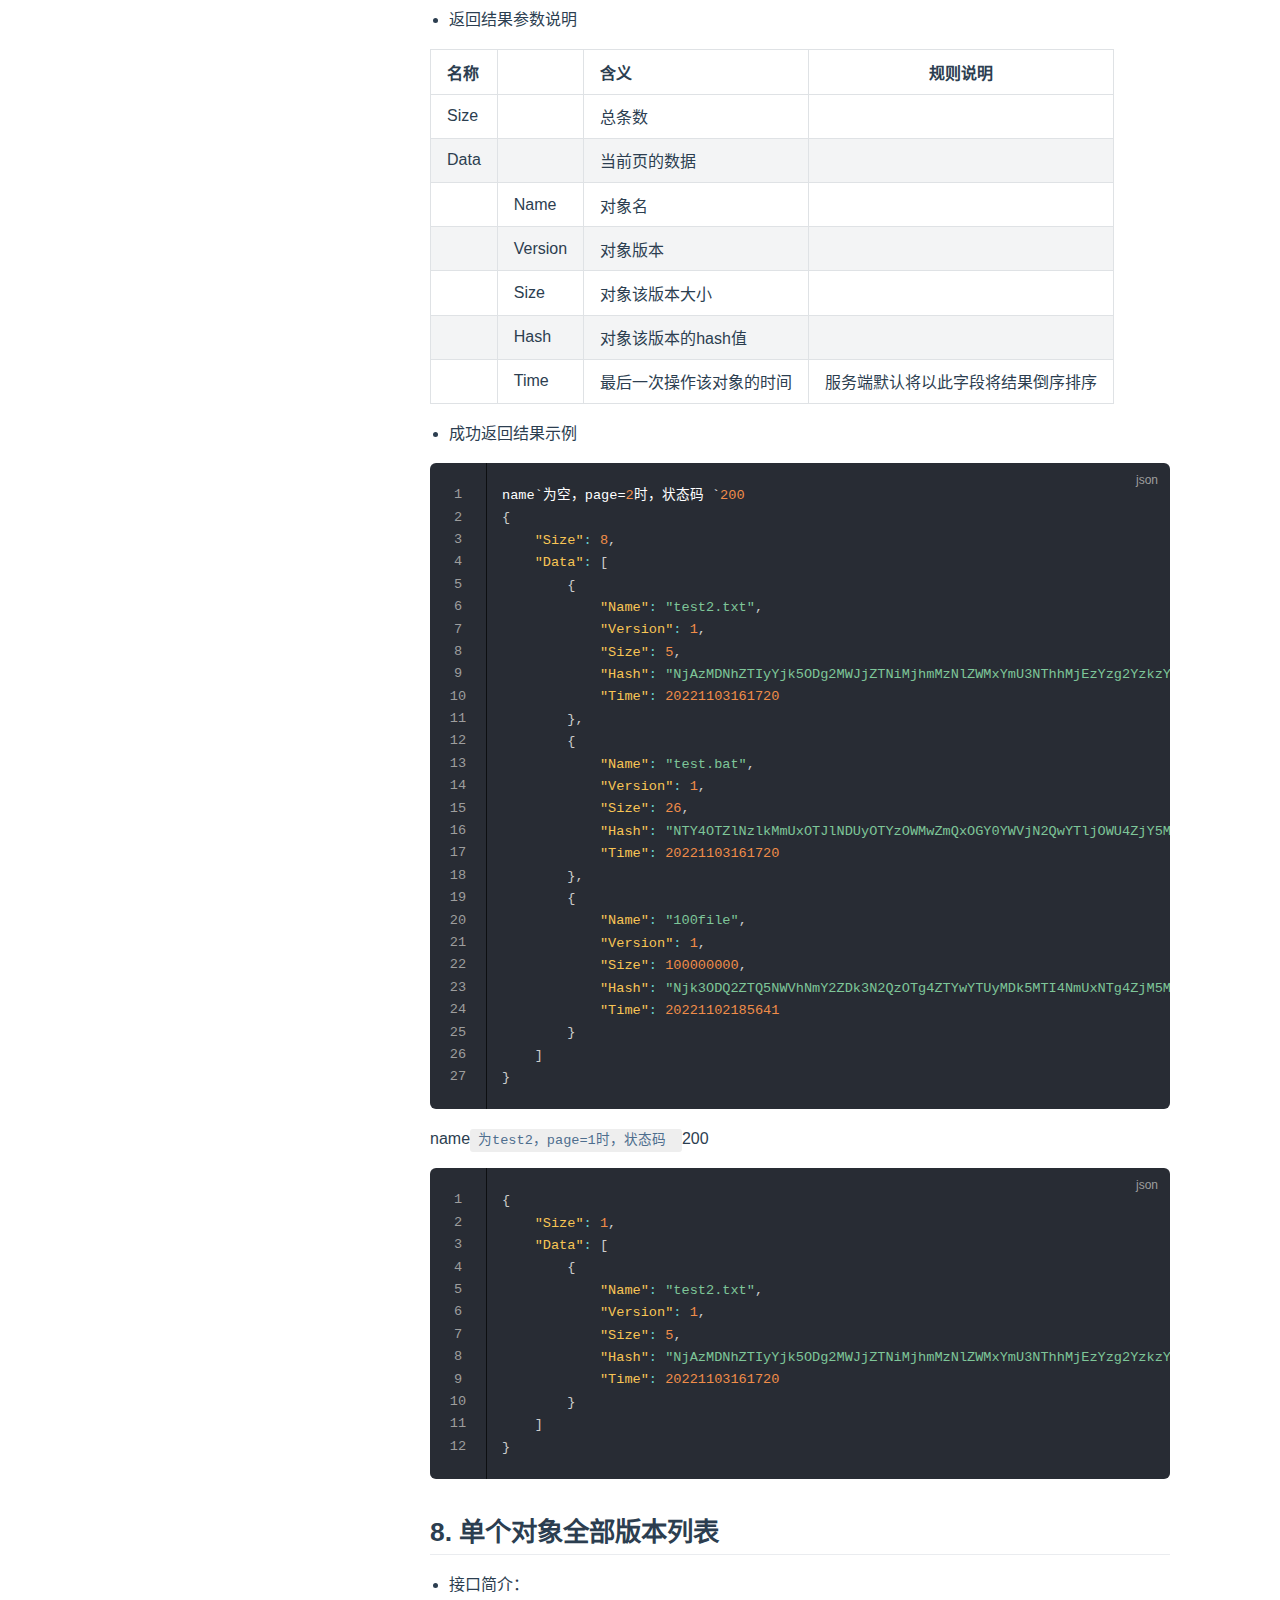
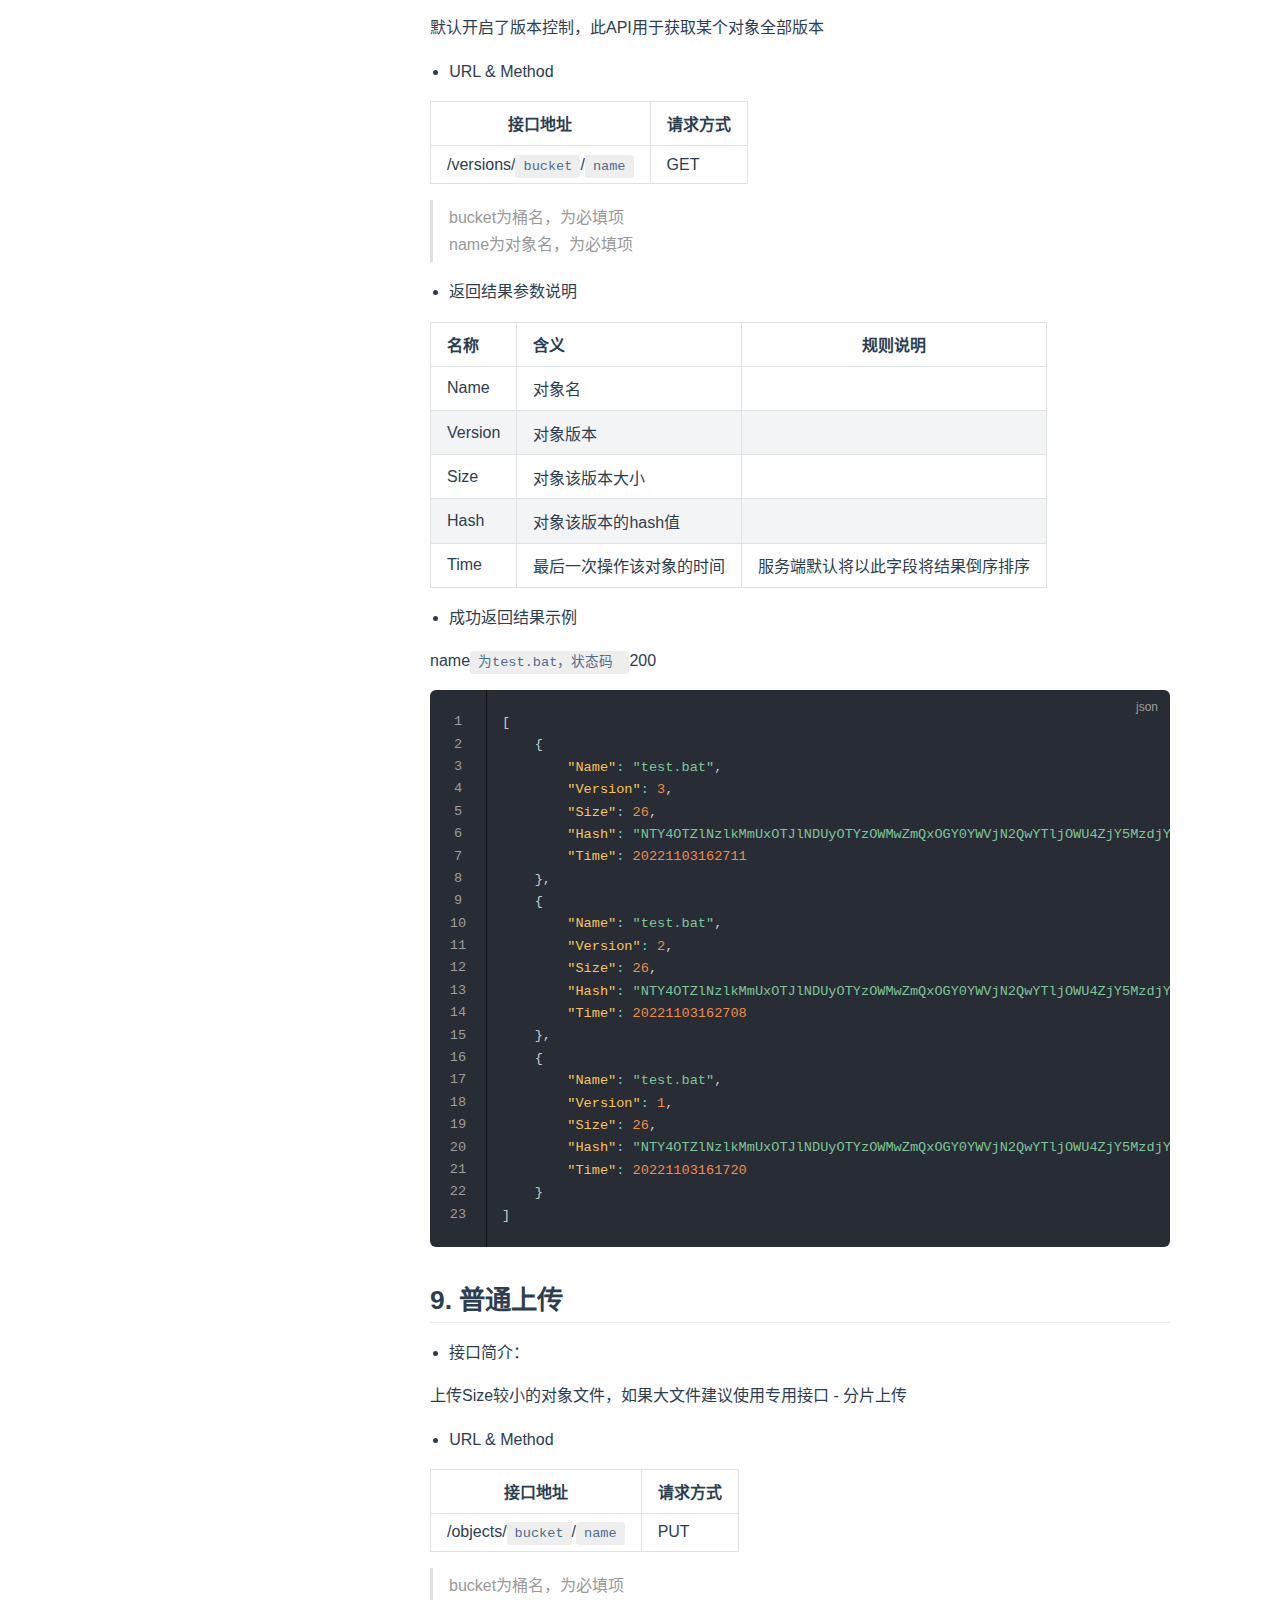
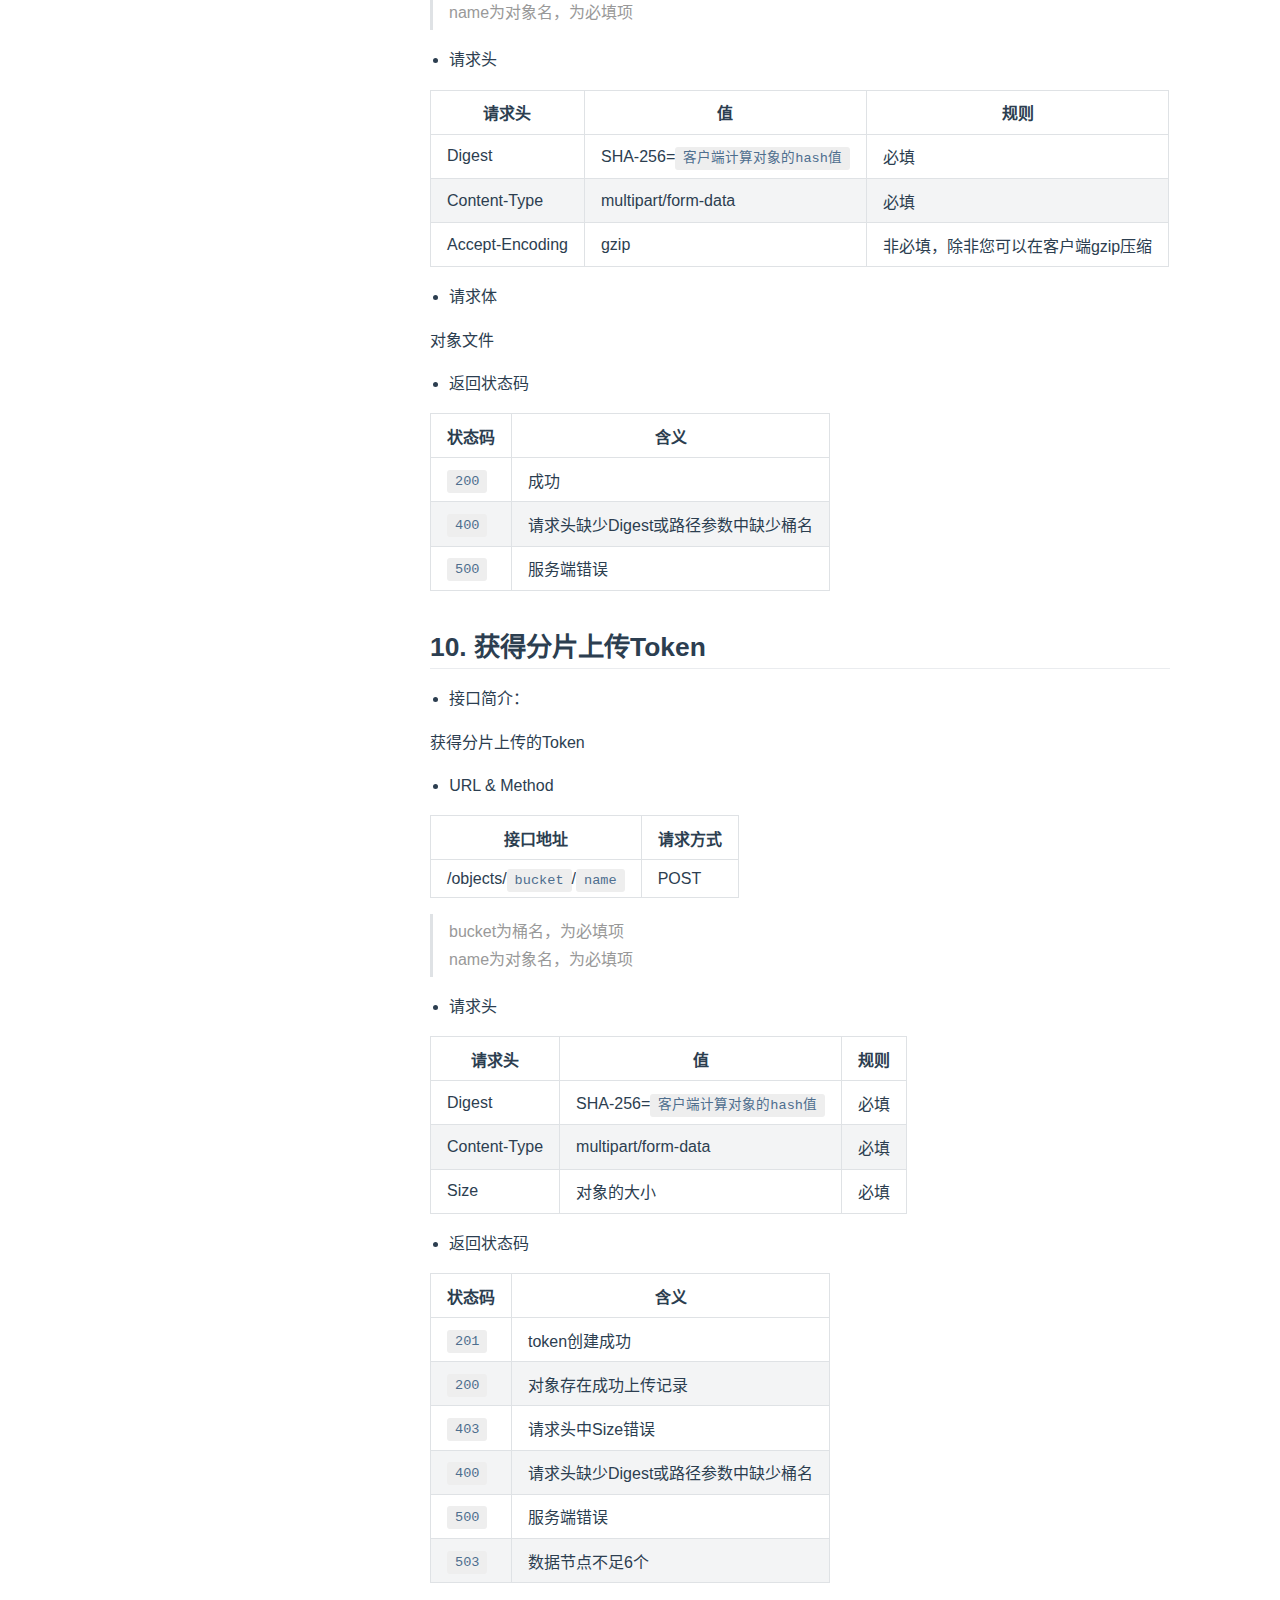
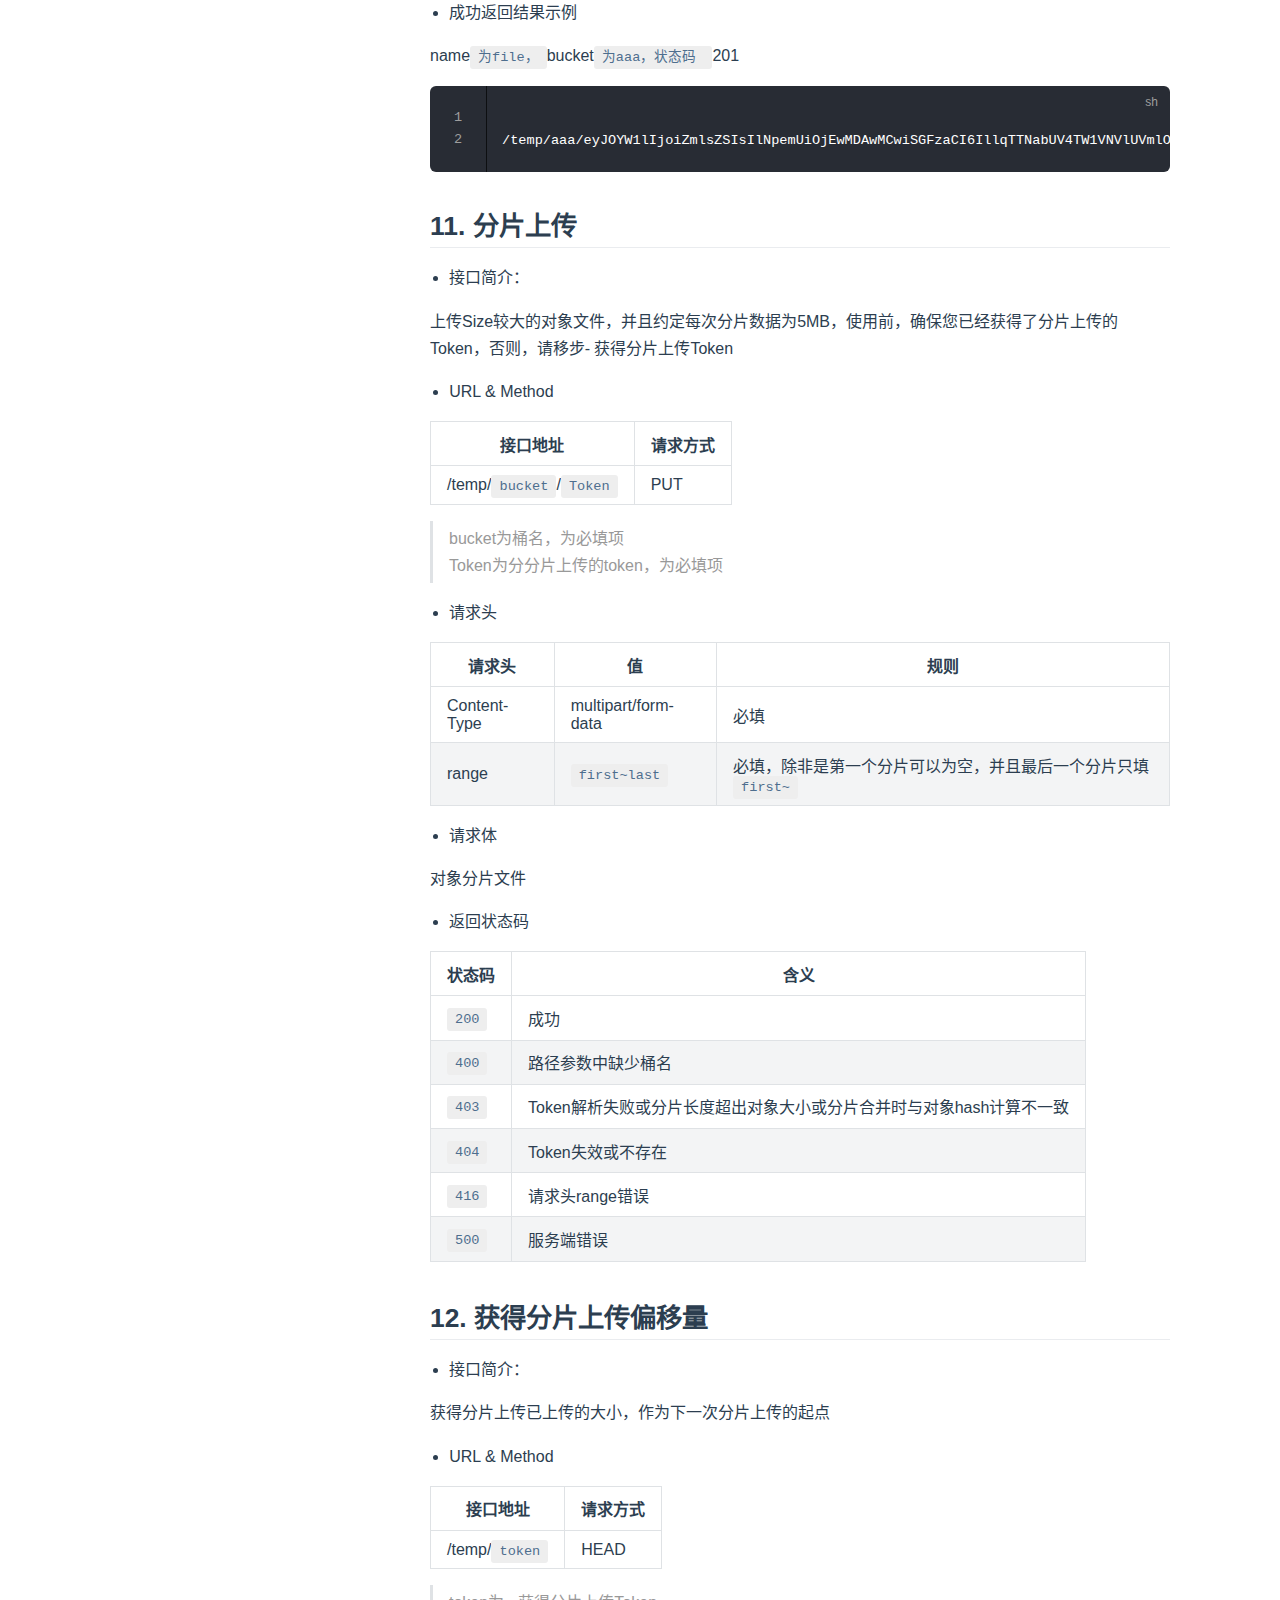
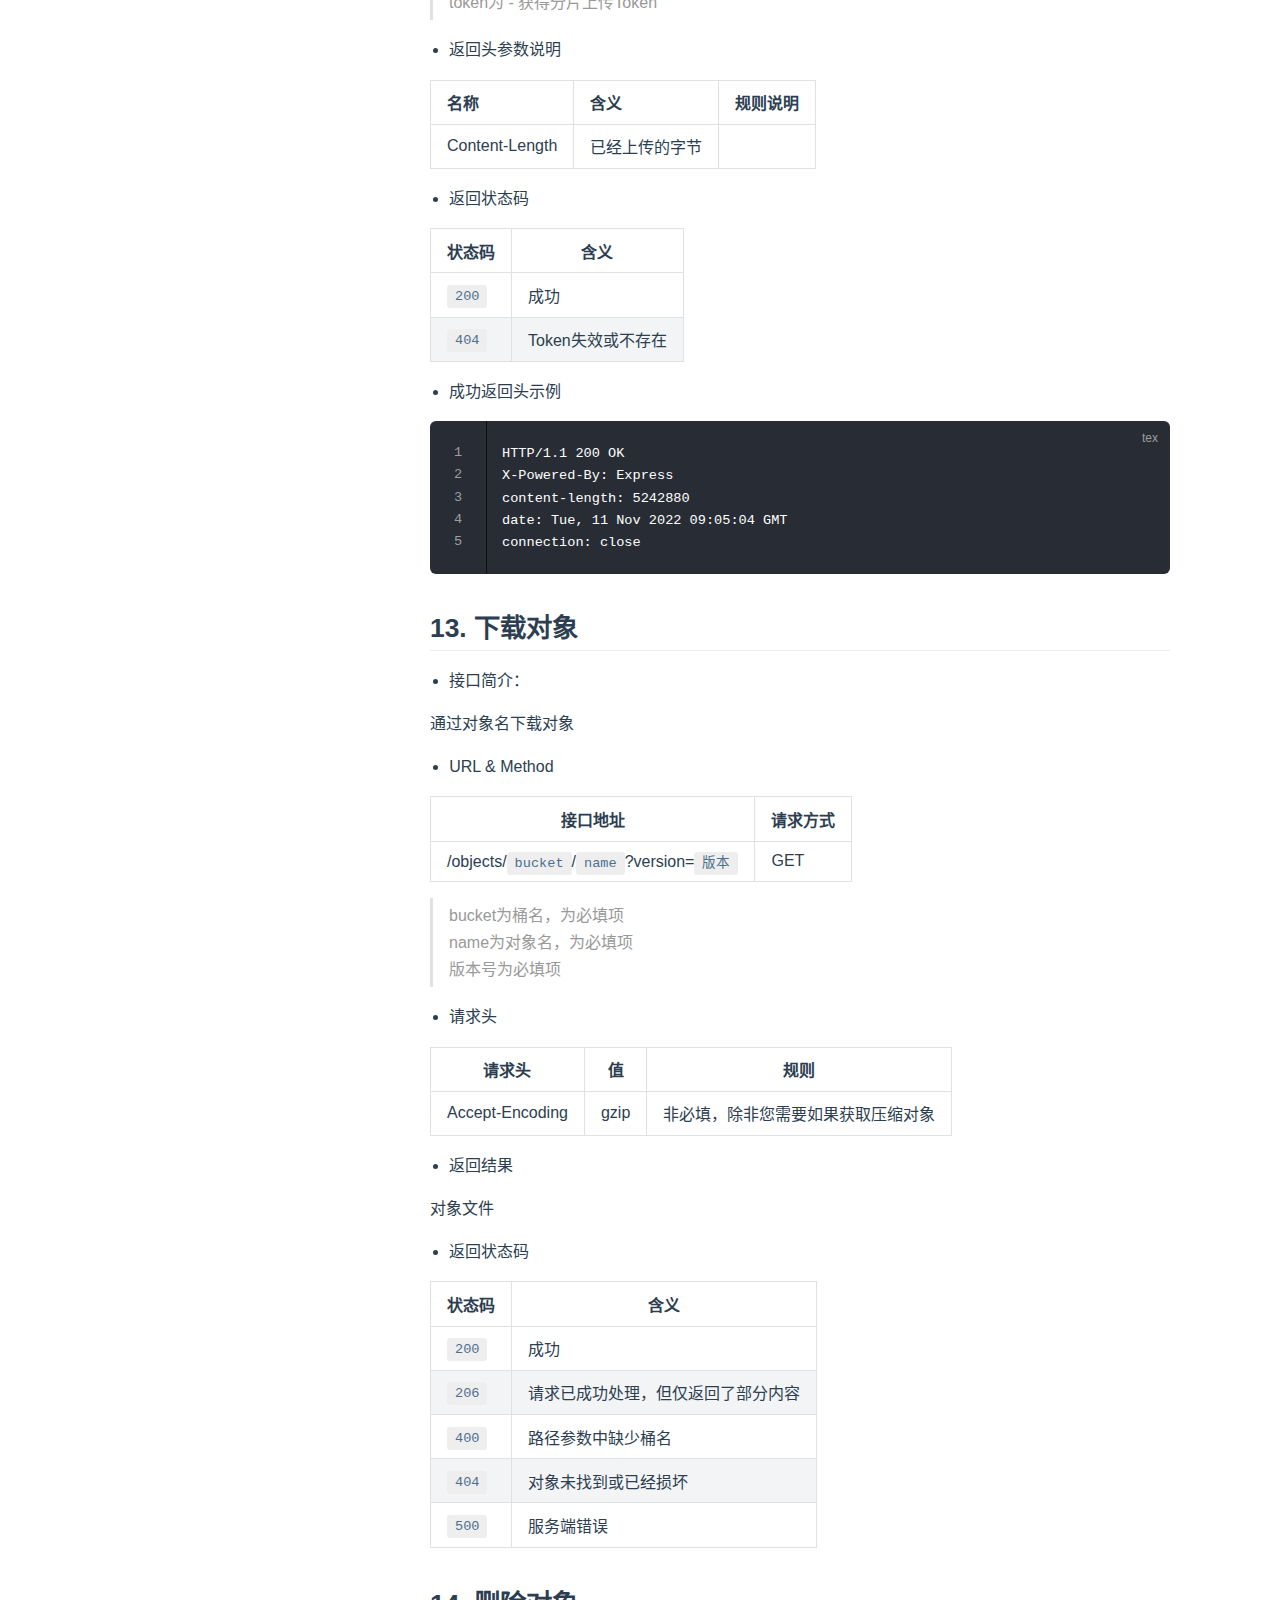
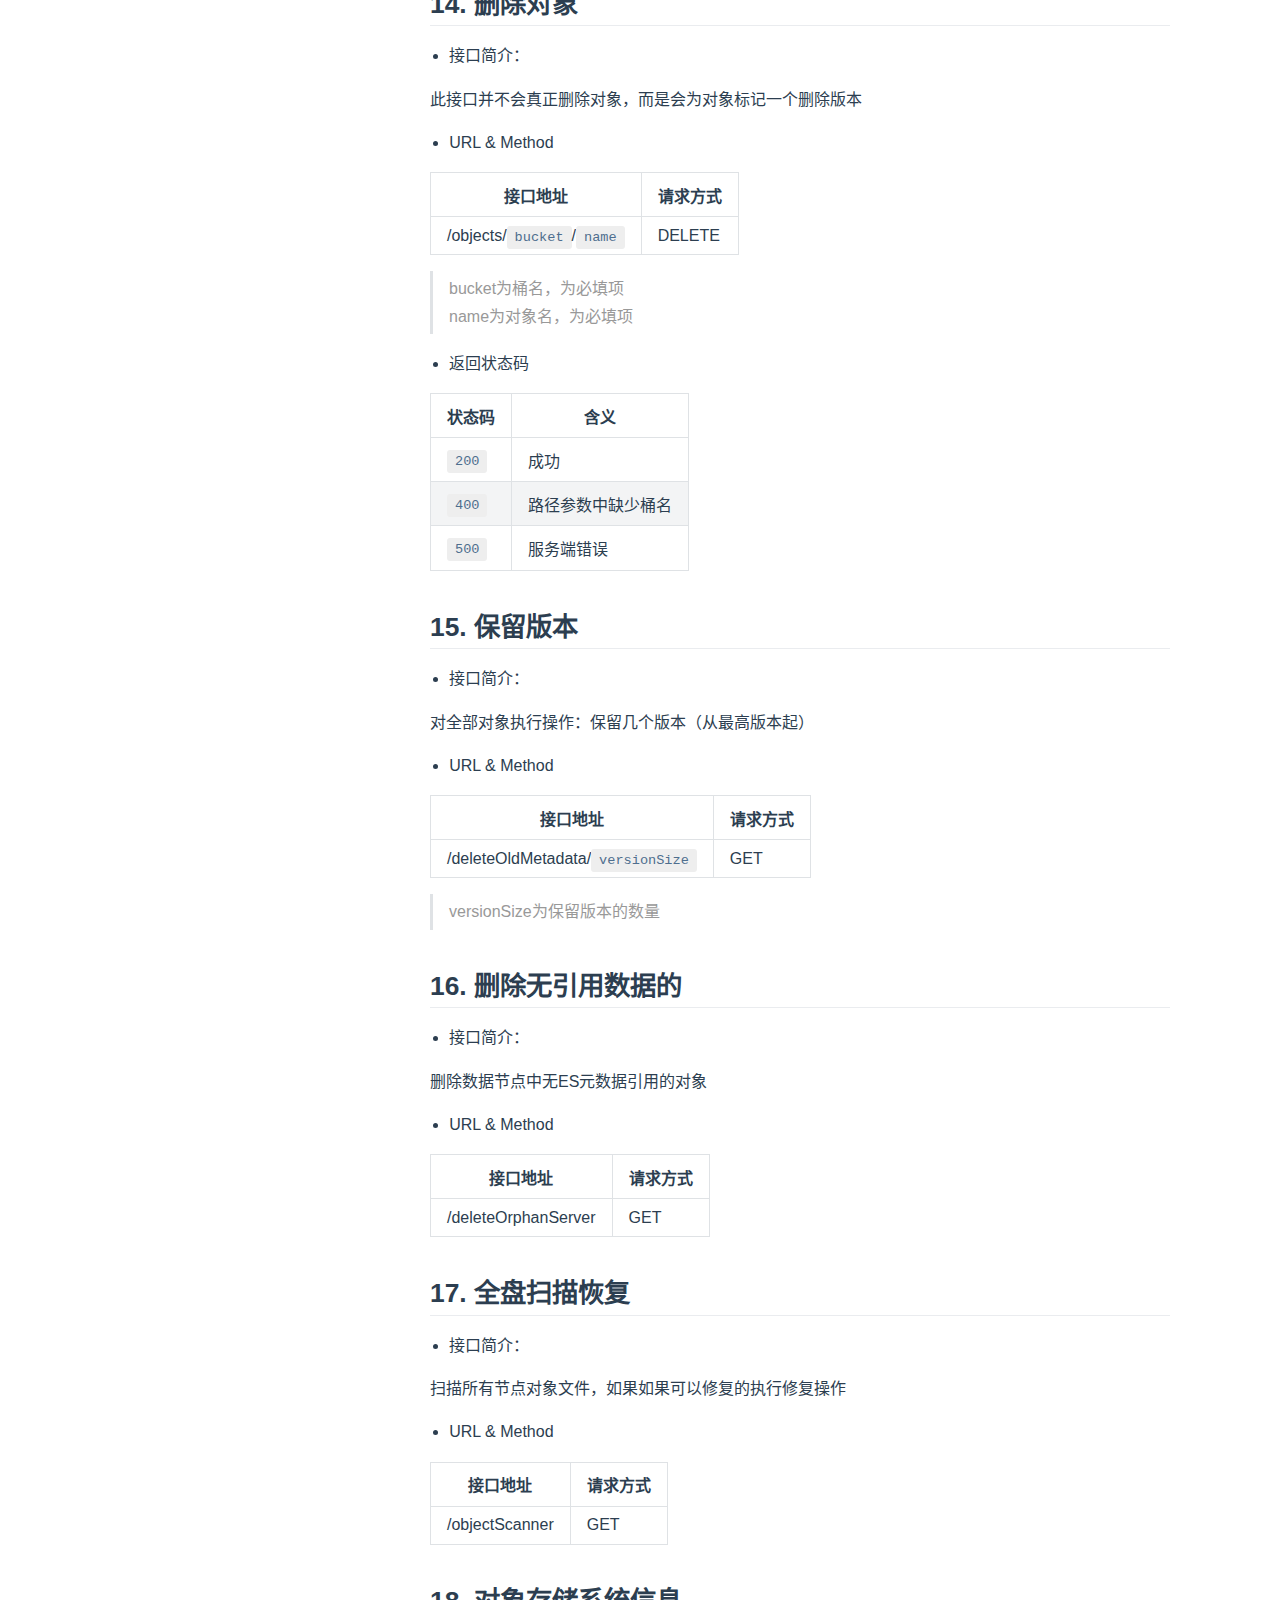
<file: start/api.html>
<!DOCTYPE html>
<html lang="zh-CN">
  <head>
    <meta charset="utf-8">
    <meta name="viewport" content="width=device-width,initial-scale=1">
    <meta name="generator" content="VuePress 2.0.0-beta.53">
    <style>
      :root {
        --c-bg: #fff;
      }
      html.dark {
        --c-bg: #22272e;
      }
      html, body {
        background-color: var(--c-bg);
      }
    </style>
    <script>
      const userMode = localStorage.getItem('vuepress-color-scheme');
			const systemDarkMode = window.matchMedia && window.matchMedia('(prefers-color-scheme: dark)').matches;
			if (userMode === 'dark' || (userMode !== 'light' && systemDarkMode)) {
				document.documentElement.classList.toggle('dark', true);
			}
    </script>
    <title>API接口 | Gopher分布式对象存储</title><meta name="description" content="一个简单的分布式对象存储">
    <link rel="preload" href="/oss-doc/assets/style.9554e76d.css" as="style" /><link rel="stylesheet" href="/oss-doc/assets/style.9554e76d.css" />
    <link rel="modulepreload" href="/oss-doc/assets/app.8ecd04ca.js"><link rel="modulepreload" href="/oss-doc/assets/api.html.8bd92cfd.js"><link rel="modulepreload" href="/oss-doc/assets/api.html.30343ab5.js"><link rel="prefetch" href="/oss-doc/assets/index.html.286105d6.js" as="script" /><link rel="prefetch" href="/oss-doc/assets/position.html.18ef124b.js" as="script" /><link rel="prefetch" href="/oss-doc/assets/index.html.8870a068.js" as="script" /><link rel="prefetch" href="/oss-doc/assets/technology.html.e4a8583a.js" as="script" /><link rel="prefetch" href="/oss-doc/assets/deploy.html.02776653.js" as="script" /><link rel="prefetch" href="/oss-doc/assets/preparation.html.dd5bbec2.js" as="script" /><link rel="prefetch" href="/oss-doc/assets/index.html.3967b939.js" as="script" /><link rel="prefetch" href="/oss-doc/assets/404.html.c3e557d0.js" as="script" /><link rel="prefetch" href="/oss-doc/assets/index.html.c8bb470a.js" as="script" /><link rel="prefetch" href="/oss-doc/assets/position.html.980d6a5f.js" as="script" /><link rel="prefetch" href="/oss-doc/assets/index.html.c9070369.js" as="script" /><link rel="prefetch" href="/oss-doc/assets/technology.html.ab8a54bd.js" as="script" /><link rel="prefetch" href="/oss-doc/assets/deploy.html.e79f65a1.js" as="script" /><link rel="prefetch" href="/oss-doc/assets/preparation.html.fe5eb237.js" as="script" /><link rel="prefetch" href="/oss-doc/assets/index.html.b9e92bfd.js" as="script" /><link rel="prefetch" href="/oss-doc/assets/404.html.c81cc017.js" as="script" />
  </head>
  <body>
    <div id="app"><!--[--><div class="theme-container"><!--[--><header class="navbar"><div class="toggle-sidebar-button" title="toggle sidebar" aria-expanded="false" role="button" tabindex="0"><div class="icon" aria-hidden="true"><span></span><span></span><span></span></div></div><span><a href="/oss-doc/" class=""><!----><span class="site-name">Gopher分布式对象存储</span></a></span><div class="navbar-items-wrapper" style=""><!--[--><!--]--><nav class="navbar-items can-hide"><!--[--><div class="navbar-item"><a href="/oss-doc/" class="" aria-label="首页"><!--[--><!--]--> 首页 <!--[--><!--]--></a></div><div class="navbar-item"><a href="/oss-doc/introduce" class="" aria-label="介绍"><!--[--><!--]--> 介绍 <!--[--><!--]--></a></div><div class="navbar-item"><a href="/oss-doc/start" class="router-link-active" aria-label="快速开始"><!--[--><!--]--> 快速开始 <!--[--><!--]--></a></div><div class="navbar-item"><a class="external-link" href="http://101.43.17.240/" rel="noopener noreferrer" target="_blank" aria-label="控制台首页"><!--[--><!--]--> 控制台首页 <span><svg class="external-link-icon" xmlns="http://www.w3.org/2000/svg" aria-hidden="true" focusable="false" x="0px" y="0px" viewBox="0 0 100 100" width="15" height="15"><path fill="currentColor" d="M18.8,85.1h56l0,0c2.2,0,4-1.8,4-4v-32h-8v28h-48v-48h28v-8h-32l0,0c-2.2,0-4,1.8-4,4v56C14.8,83.3,16.6,85.1,18.8,85.1z"></path><polygon fill="currentColor" points="45.7,48.7 51.3,54.3 77.2,28.5 77.2,37.2 85.2,37.2 85.2,14.9 62.8,14.9 62.8,22.9 71.5,22.9"></polygon></svg><span class="external-link-icon-sr-only">open in new window</span></span><!--[--><!--]--></a></div><div class="navbar-item"><div class="navbar-dropdown-wrapper"><button class="navbar-dropdown-title" type="button" aria-label="GitHub"><span class="title">GitHub</span><span class="arrow down"></span></button><button class="navbar-dropdown-title-mobile" type="button" aria-label="GitHub"><span class="title">GitHub</span><span class="right arrow"></span></button><ul style="display:none;" class="navbar-dropdown"><!--[--><li class="navbar-dropdown-item"><a class="external-link" href="https://github.com/guojunwengit/oss-view" rel="noopener noreferrer" target="_blank" aria-label="前端"><!--[--><!--]--> 前端 <span><svg class="external-link-icon" xmlns="http://www.w3.org/2000/svg" aria-hidden="true" focusable="false" x="0px" y="0px" viewBox="0 0 100 100" width="15" height="15"><path fill="currentColor" d="M18.8,85.1h56l0,0c2.2,0,4-1.8,4-4v-32h-8v28h-48v-48h28v-8h-32l0,0c-2.2,0-4,1.8-4,4v56C14.8,83.3,16.6,85.1,18.8,85.1z"></path><polygon fill="currentColor" points="45.7,48.7 51.3,54.3 77.2,28.5 77.2,37.2 85.2,37.2 85.2,14.9 62.8,14.9 62.8,22.9 71.5,22.9"></polygon></svg><span class="external-link-icon-sr-only">open in new window</span></span><!--[--><!--]--></a></li><li class="navbar-dropdown-item"><a class="external-link" href="https://github.com/gopherWxf/OSS" rel="noopener noreferrer" target="_blank" aria-label="后端"><!--[--><!--]--> 后端 <span><svg class="external-link-icon" xmlns="http://www.w3.org/2000/svg" aria-hidden="true" focusable="false" x="0px" y="0px" viewBox="0 0 100 100" width="15" height="15"><path fill="currentColor" d="M18.8,85.1h56l0,0c2.2,0,4-1.8,4-4v-32h-8v28h-48v-48h28v-8h-32l0,0c-2.2,0-4,1.8-4,4v56C14.8,83.3,16.6,85.1,18.8,85.1z"></path><polygon fill="currentColor" points="45.7,48.7 51.3,54.3 77.2,28.5 77.2,37.2 85.2,37.2 85.2,14.9 62.8,14.9 62.8,22.9 71.5,22.9"></polygon></svg><span class="external-link-icon-sr-only">open in new window</span></span><!--[--><!--]--></a></li><!--]--></ul></div></div><!--]--></nav><!--[--><!--]--><button class="toggle-color-mode-button" title="toggle color mode"><svg style="" class="icon" focusable="false" viewBox="0 0 32 32"><path d="M16 12.005a4 4 0 1 1-4 4a4.005 4.005 0 0 1 4-4m0-2a6 6 0 1 0 6 6a6 6 0 0 0-6-6z" fill="currentColor"></path><path d="M5.394 6.813l1.414-1.415l3.506 3.506L8.9 10.318z" fill="currentColor"></path><path d="M2 15.005h5v2H2z" fill="currentColor"></path><path d="M5.394 25.197L8.9 21.691l1.414 1.415l-3.506 3.505z" fill="currentColor"></path><path d="M15 25.005h2v5h-2z" fill="currentColor"></path><path d="M21.687 23.106l1.414-1.415l3.506 3.506l-1.414 1.414z" fill="currentColor"></path><path d="M25 15.005h5v2h-5z" fill="currentColor"></path><path d="M21.687 8.904l3.506-3.506l1.414 1.415l-3.506 3.505z" fill="currentColor"></path><path d="M15 2.005h2v5h-2z" fill="currentColor"></path></svg><svg style="display:none;" class="icon" focusable="false" viewBox="0 0 32 32"><path d="M13.502 5.414a15.075 15.075 0 0 0 11.594 18.194a11.113 11.113 0 0 1-7.975 3.39c-.138 0-.278.005-.418 0a11.094 11.094 0 0 1-3.2-21.584M14.98 3a1.002 1.002 0 0 0-.175.016a13.096 13.096 0 0 0 1.825 25.981c.164.006.328 0 .49 0a13.072 13.072 0 0 0 10.703-5.555a1.01 1.01 0 0 0-.783-1.565A13.08 13.08 0 0 1 15.89 4.38A1.015 1.015 0 0 0 14.98 3z" fill="currentColor"></path></svg></button><form class="search-box" role="search"><input type="search" autocomplete="off" spellcheck="false" value><!----></form></div></header><!--]--><div class="sidebar-mask"></div><!--[--><aside class="sidebar"><nav class="navbar-items"><!--[--><div class="navbar-item"><a href="/oss-doc/" class="" aria-label="首页"><!--[--><!--]--> 首页 <!--[--><!--]--></a></div><div class="navbar-item"><a href="/oss-doc/introduce" class="" aria-label="介绍"><!--[--><!--]--> 介绍 <!--[--><!--]--></a></div><div class="navbar-item"><a href="/oss-doc/start" class="router-link-active" aria-label="快速开始"><!--[--><!--]--> 快速开始 <!--[--><!--]--></a></div><div class="navbar-item"><a class="external-link" href="http://101.43.17.240/" rel="noopener noreferrer" target="_blank" aria-label="控制台首页"><!--[--><!--]--> 控制台首页 <span><svg class="external-link-icon" xmlns="http://www.w3.org/2000/svg" aria-hidden="true" focusable="false" x="0px" y="0px" viewBox="0 0 100 100" width="15" height="15"><path fill="currentColor" d="M18.8,85.1h56l0,0c2.2,0,4-1.8,4-4v-32h-8v28h-48v-48h28v-8h-32l0,0c-2.2,0-4,1.8-4,4v56C14.8,83.3,16.6,85.1,18.8,85.1z"></path><polygon fill="currentColor" points="45.7,48.7 51.3,54.3 77.2,28.5 77.2,37.2 85.2,37.2 85.2,14.9 62.8,14.9 62.8,22.9 71.5,22.9"></polygon></svg><span class="external-link-icon-sr-only">open in new window</span></span><!--[--><!--]--></a></div><div class="navbar-item"><div class="navbar-dropdown-wrapper"><button class="navbar-dropdown-title" type="button" aria-label="GitHub"><span class="title">GitHub</span><span class="arrow down"></span></button><button class="navbar-dropdown-title-mobile" type="button" aria-label="GitHub"><span class="title">GitHub</span><span class="right arrow"></span></button><ul style="display:none;" class="navbar-dropdown"><!--[--><li class="navbar-dropdown-item"><a class="external-link" href="https://github.com/guojunwengit/oss-view" rel="noopener noreferrer" target="_blank" aria-label="前端"><!--[--><!--]--> 前端 <span><svg class="external-link-icon" xmlns="http://www.w3.org/2000/svg" aria-hidden="true" focusable="false" x="0px" y="0px" viewBox="0 0 100 100" width="15" height="15"><path fill="currentColor" d="M18.8,85.1h56l0,0c2.2,0,4-1.8,4-4v-32h-8v28h-48v-48h28v-8h-32l0,0c-2.2,0-4,1.8-4,4v56C14.8,83.3,16.6,85.1,18.8,85.1z"></path><polygon fill="currentColor" points="45.7,48.7 51.3,54.3 77.2,28.5 77.2,37.2 85.2,37.2 85.2,14.9 62.8,14.9 62.8,22.9 71.5,22.9"></polygon></svg><span class="external-link-icon-sr-only">open in new window</span></span><!--[--><!--]--></a></li><li class="navbar-dropdown-item"><a class="external-link" href="https://github.com/gopherWxf/OSS" rel="noopener noreferrer" target="_blank" aria-label="后端"><!--[--><!--]--> 后端 <span><svg class="external-link-icon" xmlns="http://www.w3.org/2000/svg" aria-hidden="true" focusable="false" x="0px" y="0px" viewBox="0 0 100 100" width="15" height="15"><path fill="currentColor" d="M18.8,85.1h56l0,0c2.2,0,4-1.8,4-4v-32h-8v28h-48v-48h28v-8h-32l0,0c-2.2,0-4,1.8-4,4v56C14.8,83.3,16.6,85.1,18.8,85.1z"></path><polygon fill="currentColor" points="45.7,48.7 51.3,54.3 77.2,28.5 77.2,37.2 85.2,37.2 85.2,14.9 62.8,14.9 62.8,22.9 71.5,22.9"></polygon></svg><span class="external-link-icon-sr-only">open in new window</span></span><!--[--><!--]--></a></li><!--]--></ul></div></div><!--]--></nav><!--[--><!--]--><ul class="sidebar-items"><!--[--><li><a href="/oss-doc/start/" class="router-link-active sidebar-item sidebar-heading" aria-label="前言"><!--[--><!--]--> 前言 <!--[--><!--]--></a><!----></li><li><a href="/oss-doc/start/preparation.html" class="sidebar-item sidebar-heading" aria-label="准备工作"><!--[--><!--]--> 准备工作 <!--[--><!--]--></a><!----></li><li><a href="/oss-doc/start/deploy.html" class="sidebar-item sidebar-heading" aria-label="部署服务"><!--[--><!--]--> 部署服务 <!--[--><!--]--></a><!----></li><li><a aria-current="page" href="/oss-doc/start/api.html" class="router-link-active router-link-exact-active router-link-active sidebar-item sidebar-heading active" aria-label="API接口"><!--[--><!--]--> API接口 <!--[--><!--]--></a><ul style="" class="sidebar-item-children"><!--[--><li><a aria-current="page" href="/oss-doc/start/api.html#_1-心跳检测" class="router-link-active router-link-exact-active sidebar-item" aria-label="1. 心跳检测"><!--[--><!--]--> 1. 心跳检测 <!--[--><!--]--></a><!----></li><li><a aria-current="page" href="/oss-doc/start/api.html#_2-节点的系统信息" class="router-link-active router-link-exact-active sidebar-item" aria-label="2. 节点的系统信息"><!--[--><!--]--> 2. 节点的系统信息 <!--[--><!--]--></a><!----></li><li><a aria-current="page" href="/oss-doc/start/api.html#_3-获取桶名分页列表" class="router-link-active router-link-exact-active sidebar-item" aria-label="3. 获取桶名分页列表"><!--[--><!--]--> 3. 获取桶名分页列表 <!--[--><!--]--></a><!----></li><li><a aria-current="page" href="/oss-doc/start/api.html#_4-查询桶是否存在" class="router-link-active router-link-exact-active sidebar-item" aria-label="4. 查询桶是否存在"><!--[--><!--]--> 4. 查询桶是否存在 <!--[--><!--]--></a><!----></li><li><a aria-current="page" href="/oss-doc/start/api.html#_5-新增桶" class="router-link-active router-link-exact-active sidebar-item" aria-label="5. 新增桶"><!--[--><!--]--> 5. 新增桶 <!--[--><!--]--></a><!----></li><li><a aria-current="page" href="/oss-doc/start/api.html#_6-删除桶" class="router-link-active router-link-exact-active sidebar-item" aria-label="6. 删除桶"><!--[--><!--]--> 6. 删除桶 <!--[--><!--]--></a><!----></li><li><a aria-current="page" href="/oss-doc/start/api.html#_7-对象最新版本分页列表" class="router-link-active router-link-exact-active sidebar-item" aria-label="7. 对象最新版本分页列表"><!--[--><!--]--> 7. 对象最新版本分页列表 <!--[--><!--]--></a><!----></li><li><a aria-current="page" href="/oss-doc/start/api.html#_8-单个对象全部版本列表" class="router-link-active router-link-exact-active sidebar-item" aria-label="8. 单个对象全部版本列表"><!--[--><!--]--> 8. 单个对象全部版本列表 <!--[--><!--]--></a><!----></li><li><a aria-current="page" href="/oss-doc/start/api.html#_9-普通上传" class="router-link-active router-link-exact-active sidebar-item" aria-label="9. 普通上传"><!--[--><!--]--> 9. 普通上传 <!--[--><!--]--></a><!----></li><li><a aria-current="page" href="/oss-doc/start/api.html#_10-获得分片上传token" class="router-link-active router-link-exact-active sidebar-item" aria-label="10. 获得分片上传Token"><!--[--><!--]--> 10. 获得分片上传Token <!--[--><!--]--></a><!----></li><li><a aria-current="page" href="/oss-doc/start/api.html#_11-分片上传" class="router-link-active router-link-exact-active sidebar-item" aria-label="11. 分片上传"><!--[--><!--]--> 11. 分片上传 <!--[--><!--]--></a><!----></li><li><a aria-current="page" href="/oss-doc/start/api.html#_12-获得分片上传偏移量" class="router-link-active router-link-exact-active sidebar-item" aria-label="12. 获得分片上传偏移量"><!--[--><!--]--> 12. 获得分片上传偏移量 <!--[--><!--]--></a><!----></li><li><a aria-current="page" href="/oss-doc/start/api.html#_13-下载对象" class="router-link-active router-link-exact-active sidebar-item" aria-label="13. 下载对象"><!--[--><!--]--> 13. 下载对象 <!--[--><!--]--></a><!----></li><li><a aria-current="page" href="/oss-doc/start/api.html#_14-删除对象" class="router-link-active router-link-exact-active sidebar-item" aria-label="14. 删除对象"><!--[--><!--]--> 14. 删除对象 <!--[--><!--]--></a><!----></li><li><a aria-current="page" href="/oss-doc/start/api.html#_15-保留版本" class="router-link-active router-link-exact-active sidebar-item" aria-label="15. 保留版本"><!--[--><!--]--> 15. 保留版本 <!--[--><!--]--></a><!----></li><li><a aria-current="page" href="/oss-doc/start/api.html#_16-删除无引用数据的" class="router-link-active router-link-exact-active sidebar-item" aria-label="16. 删除无引用数据的"><!--[--><!--]--> 16. 删除无引用数据的 <!--[--><!--]--></a><!----></li><li><a aria-current="page" href="/oss-doc/start/api.html#_17-全盘扫描恢复" class="router-link-active router-link-exact-active sidebar-item" aria-label="17. 全盘扫描恢复"><!--[--><!--]--> 17. 全盘扫描恢复 <!--[--><!--]--></a><!----></li><li><a aria-current="page" href="/oss-doc/start/api.html#_18-对象存储系统信息" class="router-link-active router-link-exact-active sidebar-item" aria-label="18. 对象存储系统信息"><!--[--><!--]--> 18. 对象存储系统信息 <!--[--><!--]--></a><!----></li><li><a aria-current="page" href="/oss-doc/start/api.html#_19-日志查询" class="router-link-active router-link-exact-active sidebar-item" aria-label="19. 日志查询"><!--[--><!--]--> 19. 日志查询 <!--[--><!--]--></a><!----></li><!--]--></ul></li><!--]--></ul><!--[--><!--]--></aside><!--]--><!--[--><main class="page"><!--[--><!--]--><div class="theme-default-content"><!--[--><!--]--><div><h1 id="api接口" tabindex="-1"><a class="header-anchor" href="#api接口" aria-hidden="true">#</a> API接口</h1><blockquote><p>参考接口参数文档发起HTTP请求，如无特殊声明，接口的输入参数和输出数据编码全部统一为 UTF-8 编码方式</p></blockquote><h2 id="_1-心跳检测" tabindex="-1"><a class="header-anchor" href="#_1-心跳检测" aria-hidden="true">#</a> 1. 心跳检测</h2><ul><li>接口简介：</li></ul><p>获得所有节点的的IP及心跳检测时间</p><ul><li>URL &amp; Method</li></ul><table><thead><tr><th>接口地址</th><th>请求方式</th></tr></thead><tbody><tr><td>/heartbeat</td><td>GET</td></tr></tbody></table><ul><li>返回结果参数说明</li></ul><div class="language-json line-numbers-mode" data-ext="json"><pre class="language-json"><code><span class="token punctuation">{</span>
    <span class="token property">&quot;节点IP&quot;</span><span class="token operator">:</span><span class="token string">&quot;心跳检测时间&quot;</span><span class="token punctuation">,</span>
    <span class="token property">&quot;节点IP&quot;</span><span class="token operator">:</span><span class="token string">&quot;心跳检测时间&quot;</span><span class="token punctuation">,</span>
    ...
<span class="token punctuation">}</span>
</code></pre><div class="line-numbers" aria-hidden="true"><div class="line-number"></div><div class="line-number"></div><div class="line-number"></div><div class="line-number"></div><div class="line-number"></div></div></div><ul><li>成功返回结果示例</li></ul><p>状态码 <code>200</code></p><div class="language-json line-numbers-mode" data-ext="json"><pre class="language-json"><code><span class="token punctuation">{</span>
    <span class="token property">&quot;10.29.1.1:12345&quot;</span><span class="token operator">:</span><span class="token string">&quot;2022-11-03T15:55:54.823354221+08:00&quot;</span><span class="token punctuation">,</span>
    <span class="token property">&quot;10.29.1.2:12345&quot;</span><span class="token operator">:</span><span class="token string">&quot;2022-11-03T15:55:54.694787184+08:00&quot;</span><span class="token punctuation">,</span>
    <span class="token property">&quot;10.29.1.3:12345&quot;</span><span class="token operator">:</span><span class="token string">&quot;2022-11-03T15:55:54.640107111+08:00&quot;</span><span class="token punctuation">,</span>
    <span class="token property">&quot;10.29.1.4:12345&quot;</span><span class="token operator">:</span><span class="token string">&quot;2022-11-03T15:55:54.743627887+08:00&quot;</span><span class="token punctuation">,</span>
    <span class="token property">&quot;10.29.1.5:12345&quot;</span><span class="token operator">:</span><span class="token string">&quot;2022-11-03T15:55:54.783532068+08:00&quot;</span><span class="token punctuation">,</span>
    <span class="token property">&quot;10.29.1.6:12345&quot;</span><span class="token operator">:</span><span class="token string">&quot;2022-11-03T15:55:54.863248773+08:00&quot;</span>
<span class="token punctuation">}</span>
</code></pre><div class="line-numbers" aria-hidden="true"><div class="line-number"></div><div class="line-number"></div><div class="line-number"></div><div class="line-number"></div><div class="line-number"></div><div class="line-number"></div><div class="line-number"></div><div class="line-number"></div></div></div><h2 id="_2-节点的系统信息" tabindex="-1"><a class="header-anchor" href="#_2-节点的系统信息" aria-hidden="true">#</a> 2. 节点的系统信息</h2><ul><li>接口简介：</li></ul><p>获得某个节点的操作系统信息、CPU、内存、硬盘使用信息</p><ul><li>URL &amp; Method</li></ul><table><thead><tr><th>接口地址</th><th>请求方式</th></tr></thead><tbody><tr><td>/nodeSystemInfo/<code>节点 ip</code></td><td>GET</td></tr></tbody></table><blockquote><p>节点 ip为必填项</p></blockquote><ul><li>返回结果参数说明</li></ul><table><thead><tr><th style="text-align:left;">名称</th><th style="text-align:left;"></th><th style="text-align:left;">含义</th><th>规则说明</th></tr></thead><tbody><tr><td style="text-align:left;">cpu</td><td style="text-align:left;"></td><td style="text-align:left;">CPU相关信息</td><td></td></tr><tr><td style="text-align:left;"></td><td style="text-align:left;">physicalCnt</td><td style="text-align:left;">CPU物理核数</td><td></td></tr><tr><td style="text-align:left;"></td><td style="text-align:left;">logicalCnt</td><td style="text-align:left;">CPU逻辑核数</td><td></td></tr><tr><td style="text-align:left;"></td><td style="text-align:left;">cpuTotalPercent</td><td style="text-align:left;">1s内负载</td><td></td></tr><tr><td style="text-align:left;">mem</td><td style="text-align:left;"></td><td style="text-align:left;">内存相关信息</td><td></td></tr><tr><td style="text-align:left;"></td><td style="text-align:left;">total</td><td style="text-align:left;">内存总大小</td><td>单位：B</td></tr><tr><td style="text-align:left;"></td><td style="text-align:left;">available</td><td style="text-align:left;">可用内存大小</td><td>单位：B</td></tr><tr><td style="text-align:left;"></td><td style="text-align:left;">memTotalPercent</td><td style="text-align:left;">内存使用率</td><td></td></tr><tr><td style="text-align:left;">disk</td><td style="text-align:left;"></td><td style="text-align:left;"></td><td></td></tr><tr><td style="text-align:left;"></td><td style="text-align:left;">path</td><td style="text-align:left;">分区名</td><td></td></tr><tr><td style="text-align:left;"></td><td style="text-align:left;">total</td><td style="text-align:left;">分区总大小</td><td>单位：B</td></tr><tr><td style="text-align:left;"></td><td style="text-align:left;">used</td><td style="text-align:left;">分区已使用容量</td><td>单位：B</td></tr><tr><td style="text-align:left;"></td><td style="text-align:left;">free</td><td style="text-align:left;">分区空闲容量</td><td>单位：B</td></tr><tr><td style="text-align:left;"></td><td style="text-align:left;">usedPercent</td><td style="text-align:left;">分区使用百分比</td><td></td></tr><tr><td style="text-align:left;">systemInfo</td><td style="text-align:left;"></td><td style="text-align:left;">操作系统相关信息</td><td></td></tr><tr><td style="text-align:left;"></td><td style="text-align:left;">kernelVersion</td><td style="text-align:left;">内核版本</td><td></td></tr><tr><td style="text-align:left;"></td><td style="text-align:left;">platform</td><td style="text-align:left;">平台</td><td></td></tr><tr><td style="text-align:left;"></td><td style="text-align:left;">osFamily</td><td style="text-align:left;">操作系统家族</td><td></td></tr><tr><td style="text-align:left;"></td><td style="text-align:left;">osVersion</td><td style="text-align:left;">操作系统版本</td><td></td></tr></tbody></table><ul><li>成功返回结果示例</li></ul><p>状态码 <code>200</code></p><div class="language-json line-numbers-mode" data-ext="json"><pre class="language-json"><code><span class="token punctuation">{</span>
    <span class="token property">&quot;cpu&quot;</span><span class="token operator">:</span> <span class="token punctuation">{</span>
        <span class="token property">&quot;physicalCnt&quot;</span><span class="token operator">:</span> <span class="token number">6</span><span class="token punctuation">,</span>
        <span class="token property">&quot;logicalCnt&quot;</span><span class="token operator">:</span> <span class="token number">12</span><span class="token punctuation">,</span>
        <span class="token property">&quot;cpuTotalPercent&quot;</span><span class="token operator">:</span> <span class="token number">16.87</span>
    <span class="token punctuation">}</span><span class="token punctuation">,</span>
    <span class="token property">&quot;mem&quot;</span><span class="token operator">:</span> <span class="token punctuation">{</span>
        <span class="token property">&quot;total&quot;</span><span class="token operator">:</span> <span class="token number">16651956224</span><span class="token punctuation">,</span>
        <span class="token property">&quot;available&quot;</span><span class="token operator">:</span> <span class="token number">8689909760</span><span class="token punctuation">,</span>
        <span class="token property">&quot;memTotalPercent&quot;</span><span class="token operator">:</span> <span class="token number">43.87</span>
    <span class="token punctuation">}</span><span class="token punctuation">,</span>
    <span class="token property">&quot;disk&quot;</span><span class="token operator">:</span> <span class="token punctuation">{</span>
        <span class="token property">&quot;path&quot;</span><span class="token operator">:</span> <span class="token string">&quot;/&quot;</span><span class="token punctuation">,</span>
        <span class="token property">&quot;total&quot;</span><span class="token operator">:</span> <span class="token number">73445531648</span><span class="token punctuation">,</span>
        <span class="token property">&quot;used&quot;</span><span class="token operator">:</span> <span class="token number">39056961536</span><span class="token punctuation">,</span>
        <span class="token property">&quot;free&quot;</span><span class="token operator">:</span> <span class="token number">30613696512</span><span class="token punctuation">,</span>
        <span class="token property">&quot;usedPercent&quot;</span><span class="token operator">:</span> <span class="token number">56.06</span>
    <span class="token punctuation">}</span><span class="token punctuation">,</span>
    <span class="token property">&quot;systemInfo&quot;</span><span class="token operator">:</span> <span class="token punctuation">{</span>
        <span class="token property">&quot;kernelVersion&quot;</span><span class="token operator">:</span> <span class="token string">&quot;5.10.101-amd64-desktop&quot;</span><span class="token punctuation">,</span>
        <span class="token property">&quot;platform&quot;</span><span class="token operator">:</span> <span class="token string">&quot;debian&quot;</span><span class="token punctuation">,</span>
        <span class="token property">&quot;osFamily&quot;</span><span class="token operator">:</span> <span class="token string">&quot;debian&quot;</span><span class="token punctuation">,</span>
        <span class="token property">&quot;osVersion&quot;</span><span class="token operator">:</span> <span class="token string">&quot;10.10&quot;</span>
    <span class="token punctuation">}</span>
<span class="token punctuation">}</span>
</code></pre><div class="line-numbers" aria-hidden="true"><div class="line-number"></div><div class="line-number"></div><div class="line-number"></div><div class="line-number"></div><div class="line-number"></div><div class="line-number"></div><div class="line-number"></div><div class="line-number"></div><div class="line-number"></div><div class="line-number"></div><div class="line-number"></div><div class="line-number"></div><div class="line-number"></div><div class="line-number"></div><div class="line-number"></div><div class="line-number"></div><div class="line-number"></div><div class="line-number"></div><div class="line-number"></div><div class="line-number"></div><div class="line-number"></div><div class="line-number"></div><div class="line-number"></div><div class="line-number"></div><div class="line-number"></div></div></div><h2 id="_3-获取桶名分页列表" tabindex="-1"><a class="header-anchor" href="#_3-获取桶名分页列表" aria-hidden="true">#</a> 3. 获取桶名分页列表</h2><ul><li>接口简介：</li></ul><p>获得所有桶名列表，约定每页显示5条</p><ul><li>URL &amp; Method</li></ul><table><thead><tr><th>接口地址</th><th>请求方式</th></tr></thead><tbody><tr><td>/bucket/<code>page</code></td><td>GET</td></tr></tbody></table><blockquote><p>page页数为必填项</p></blockquote><ul><li>返回结果参数说明</li></ul><table><thead><tr><th style="text-align:left;">名称</th><th style="text-align:left;">含义</th><th>规则说明</th></tr></thead><tbody><tr><td style="text-align:left;">Size</td><td style="text-align:left;">总条数</td><td></td></tr><tr><td style="text-align:left;">Data</td><td style="text-align:left;">当前页的数据</td><td></td></tr></tbody></table><ul><li>成功返回结果示例</li></ul><p>page=1时，状态码 <code>200</code></p><div class="language-json line-numbers-mode" data-ext="json"><pre class="language-json"><code><span class="token punctuation">{</span>
    <span class="token property">&quot;size&quot;</span><span class="token operator">:</span><span class="token number">2</span><span class="token punctuation">,</span>
    <span class="token property">&quot;data&quot;</span><span class="token operator">:</span><span class="token punctuation">[</span>
        <span class="token string">&quot;aaa&quot;</span><span class="token punctuation">,</span>
        <span class="token string">&quot;ttt&quot;</span>
    <span class="token punctuation">]</span>
<span class="token punctuation">}</span>
</code></pre><div class="line-numbers" aria-hidden="true"><div class="line-number"></div><div class="line-number"></div><div class="line-number"></div><div class="line-number"></div><div class="line-number"></div><div class="line-number"></div><div class="line-number"></div></div></div><h2 id="_4-查询桶是否存在" tabindex="-1"><a class="header-anchor" href="#_4-查询桶是否存在" aria-hidden="true">#</a> 4. 查询桶是否存在</h2><ul><li>接口简介：</li></ul><p>通过桶名定位桶是否存在</p><ul><li>URL &amp; Method</li></ul><table><thead><tr><th>接口地址</th><th>请求方式</th></tr></thead><tbody><tr><td>/bucket/</td><td>HEAD</td></tr></tbody></table><ul><li>请求头</li></ul><table><thead><tr><th>请求头</th><th>值</th><th>规则</th></tr></thead><tbody><tr><td>bucket</td><td>桶名</td><td>必填</td></tr></tbody></table><ul><li>返回状态码</li></ul><table><thead><tr><th>状态码</th><th>含义</th></tr></thead><tbody><tr><td><code>200</code></td><td>桶存在</td></tr><tr><td><code>404</code></td><td>桶不存在</td></tr><tr><td><code>500</code></td><td>服务端错误</td></tr></tbody></table><h2 id="_5-新增桶" tabindex="-1"><a class="header-anchor" href="#_5-新增桶" aria-hidden="true">#</a> 5. 新增桶</h2><ul><li>接口简介：</li></ul><p>新增桶</p><ul><li>URL &amp; Method</li></ul><table><thead><tr><th>接口地址</th><th>请求方式</th></tr></thead><tbody><tr><td>/bucket/</td><td>PUT</td></tr></tbody></table><ul><li>请求头</li></ul><table><thead><tr><th>请求头</th><th>值</th><th>规则</th></tr></thead><tbody><tr><td>bucket</td><td>桶名</td><td>必填</td></tr></tbody></table><ul><li>返回状态码</li></ul><table><thead><tr><th>状态码</th><th>含义</th></tr></thead><tbody><tr><td><code>201</code></td><td>新增桶成功</td></tr><tr><td><code>400</code></td><td>请求头不存在</td></tr><tr><td><code>500</code></td><td>服务端错误</td></tr></tbody></table><h2 id="_6-删除桶" tabindex="-1"><a class="header-anchor" href="#_6-删除桶" aria-hidden="true">#</a> 6. 删除桶</h2><ul><li>接口简介：</li></ul><p>删除桶</p><ul><li>URL &amp; Method</li></ul><table><thead><tr><th>接口地址</th><th>请求方式</th></tr></thead><tbody><tr><td>/bucket/</td><td>DELETE</td></tr></tbody></table><ul><li>请求头</li></ul><table><thead><tr><th>请求头</th><th>值</th><th>规则</th></tr></thead><tbody><tr><td>bucket</td><td>桶名</td><td>必填</td></tr></tbody></table><ul><li>返回状态码</li></ul><table><thead><tr><th>状态码</th><th>含义</th></tr></thead><tbody><tr><td><code>200</code></td><td>删除桶成功</td></tr><tr><td><code>400</code></td><td>请求头不存在</td></tr><tr><td><code>500</code></td><td>服务端错误</td></tr></tbody></table><h2 id="_7-对象最新版本分页列表" tabindex="-1"><a class="header-anchor" href="#_7-对象最新版本分页列表" aria-hidden="true">#</a> 7. 对象最新版本分页列表</h2><ul><li>接口简介：</li></ul><p>获得所有对象最新版本的分页查询列表，约定每页显示5条</p><ul><li>URL &amp; Method</li></ul><table><thead><tr><th>接口地址</th><th>请求方式</th></tr></thead><tbody><tr><td>/allVersions/<code>bucket</code>/<code>name</code>?page=<code>页数</code></td><td>GET</td></tr></tbody></table><blockquote><p>bucket为桶名，必填项</p><p>name为对象名，为选填项，用于搜索</p><p>页数为必填项</p></blockquote><ul><li>返回结果参数说明</li></ul><table><thead><tr><th style="text-align:left;">名称</th><th style="text-align:left;"></th><th style="text-align:left;">含义</th><th>规则说明</th></tr></thead><tbody><tr><td style="text-align:left;">Size</td><td style="text-align:left;"></td><td style="text-align:left;">总条数</td><td></td></tr><tr><td style="text-align:left;">Data</td><td style="text-align:left;"></td><td style="text-align:left;">当前页的数据</td><td></td></tr><tr><td style="text-align:left;"></td><td style="text-align:left;">Name</td><td style="text-align:left;">对象名</td><td></td></tr><tr><td style="text-align:left;"></td><td style="text-align:left;">Version</td><td style="text-align:left;">对象版本</td><td></td></tr><tr><td style="text-align:left;"></td><td style="text-align:left;">Size</td><td style="text-align:left;">对象该版本大小</td><td></td></tr><tr><td style="text-align:left;"></td><td style="text-align:left;">Hash</td><td style="text-align:left;">对象该版本的hash值</td><td></td></tr><tr><td style="text-align:left;"></td><td style="text-align:left;">Time</td><td style="text-align:left;">最后一次操作该对象的时间</td><td>服务端默认将以此字段将结果倒序排序</td></tr></tbody></table><ul><li>成功返回结果示例</li></ul><div class="language-json line-numbers-mode" data-ext="json"><pre class="language-json"><code>name`为空，page=<span class="token number">2</span>时，状态码 `<span class="token number">200</span>
<span class="token punctuation">{</span>
    <span class="token property">&quot;Size&quot;</span><span class="token operator">:</span> <span class="token number">8</span><span class="token punctuation">,</span>
    <span class="token property">&quot;Data&quot;</span><span class="token operator">:</span> <span class="token punctuation">[</span>
        <span class="token punctuation">{</span>
            <span class="token property">&quot;Name&quot;</span><span class="token operator">:</span> <span class="token string">&quot;test2.txt&quot;</span><span class="token punctuation">,</span>
            <span class="token property">&quot;Version&quot;</span><span class="token operator">:</span> <span class="token number">1</span><span class="token punctuation">,</span>
            <span class="token property">&quot;Size&quot;</span><span class="token operator">:</span> <span class="token number">5</span><span class="token punctuation">,</span>
            <span class="token property">&quot;Hash&quot;</span><span class="token operator">:</span> <span class="token string">&quot;NjAzMDNhZTIyYjk5ODg2MWJjZTNiMjhmMzNlZWMxYmU3NThhMjEzYzg2YzkzYzA3NmRiZTlmNTU4YzExYzc1Mg==&quot;</span><span class="token punctuation">,</span>
            <span class="token property">&quot;Time&quot;</span><span class="token operator">:</span> <span class="token number">20221103161720</span>
        <span class="token punctuation">}</span><span class="token punctuation">,</span>
        <span class="token punctuation">{</span>
            <span class="token property">&quot;Name&quot;</span><span class="token operator">:</span> <span class="token string">&quot;test.bat&quot;</span><span class="token punctuation">,</span>
            <span class="token property">&quot;Version&quot;</span><span class="token operator">:</span> <span class="token number">1</span><span class="token punctuation">,</span>
            <span class="token property">&quot;Size&quot;</span><span class="token operator">:</span> <span class="token number">26</span><span class="token punctuation">,</span>
            <span class="token property">&quot;Hash&quot;</span><span class="token operator">:</span> <span class="token string">&quot;NTY4OTZlNzlkMmUxOTJlNDUyOTYzOWMwZmQxOGY0YWVjN2QwYTljOWU4ZjY5MzdjYWMyMGQ0M2MwNzQxYzA1Yw==&quot;</span><span class="token punctuation">,</span>
            <span class="token property">&quot;Time&quot;</span><span class="token operator">:</span> <span class="token number">20221103161720</span>
        <span class="token punctuation">}</span><span class="token punctuation">,</span>
        <span class="token punctuation">{</span>
            <span class="token property">&quot;Name&quot;</span><span class="token operator">:</span> <span class="token string">&quot;100file&quot;</span><span class="token punctuation">,</span>
            <span class="token property">&quot;Version&quot;</span><span class="token operator">:</span> <span class="token number">1</span><span class="token punctuation">,</span>
            <span class="token property">&quot;Size&quot;</span><span class="token operator">:</span> <span class="token number">100000000</span><span class="token punctuation">,</span>
            <span class="token property">&quot;Hash&quot;</span><span class="token operator">:</span> <span class="token string">&quot;Njk3ODQ2ZTQ5NWVhNmY2ZDk3N2QzOTg4ZTYwYTUyMDk5MTI4NmUxNTg4ZjM5MjVkZTYwMTI0N2E0MDE1ZjEwNg==&quot;</span><span class="token punctuation">,</span>
            <span class="token property">&quot;Time&quot;</span><span class="token operator">:</span> <span class="token number">20221102185641</span>
        <span class="token punctuation">}</span>
    <span class="token punctuation">]</span>
<span class="token punctuation">}</span>
</code></pre><div class="line-numbers" aria-hidden="true"><div class="line-number"></div><div class="line-number"></div><div class="line-number"></div><div class="line-number"></div><div class="line-number"></div><div class="line-number"></div><div class="line-number"></div><div class="line-number"></div><div class="line-number"></div><div class="line-number"></div><div class="line-number"></div><div class="line-number"></div><div class="line-number"></div><div class="line-number"></div><div class="line-number"></div><div class="line-number"></div><div class="line-number"></div><div class="line-number"></div><div class="line-number"></div><div class="line-number"></div><div class="line-number"></div><div class="line-number"></div><div class="line-number"></div><div class="line-number"></div><div class="line-number"></div><div class="line-number"></div><div class="line-number"></div></div></div><p>name<code>为test2，page=1时，状态码 </code>200</p><div class="language-json line-numbers-mode" data-ext="json"><pre class="language-json"><code><span class="token punctuation">{</span>
    <span class="token property">&quot;Size&quot;</span><span class="token operator">:</span> <span class="token number">1</span><span class="token punctuation">,</span>
    <span class="token property">&quot;Data&quot;</span><span class="token operator">:</span> <span class="token punctuation">[</span>
        <span class="token punctuation">{</span>
            <span class="token property">&quot;Name&quot;</span><span class="token operator">:</span> <span class="token string">&quot;test2.txt&quot;</span><span class="token punctuation">,</span>
            <span class="token property">&quot;Version&quot;</span><span class="token operator">:</span> <span class="token number">1</span><span class="token punctuation">,</span>
            <span class="token property">&quot;Size&quot;</span><span class="token operator">:</span> <span class="token number">5</span><span class="token punctuation">,</span>
            <span class="token property">&quot;Hash&quot;</span><span class="token operator">:</span> <span class="token string">&quot;NjAzMDNhZTIyYjk5ODg2MWJjZTNiMjhmMzNlZWMxYmU3NThhMjEzYzg2YzkzYzA3NmRiZTlmNTU4YzExYzc1Mg==&quot;</span><span class="token punctuation">,</span>
            <span class="token property">&quot;Time&quot;</span><span class="token operator">:</span> <span class="token number">20221103161720</span>
        <span class="token punctuation">}</span>
    <span class="token punctuation">]</span>
<span class="token punctuation">}</span>
</code></pre><div class="line-numbers" aria-hidden="true"><div class="line-number"></div><div class="line-number"></div><div class="line-number"></div><div class="line-number"></div><div class="line-number"></div><div class="line-number"></div><div class="line-number"></div><div class="line-number"></div><div class="line-number"></div><div class="line-number"></div><div class="line-number"></div><div class="line-number"></div></div></div><h2 id="_8-单个对象全部版本列表" tabindex="-1"><a class="header-anchor" href="#_8-单个对象全部版本列表" aria-hidden="true">#</a> 8. 单个对象全部版本列表</h2><ul><li>接口简介：</li></ul><p>默认开启了版本控制，此API用于获取某个对象全部版本</p><ul><li>URL &amp; Method</li></ul><table><thead><tr><th>接口地址</th><th>请求方式</th></tr></thead><tbody><tr><td>/versions/<code>bucket</code>/<code>name</code></td><td>GET</td></tr></tbody></table><blockquote><p>bucket为桶名，为必填项</p><p>name为对象名，为必填项</p></blockquote><ul><li>返回结果参数说明</li></ul><table><thead><tr><th style="text-align:left;">名称</th><th style="text-align:left;">含义</th><th>规则说明</th></tr></thead><tbody><tr><td style="text-align:left;">Name</td><td style="text-align:left;">对象名</td><td></td></tr><tr><td style="text-align:left;">Version</td><td style="text-align:left;">对象版本</td><td></td></tr><tr><td style="text-align:left;">Size</td><td style="text-align:left;">对象该版本大小</td><td></td></tr><tr><td style="text-align:left;">Hash</td><td style="text-align:left;">对象该版本的hash值</td><td></td></tr><tr><td style="text-align:left;">Time</td><td style="text-align:left;">最后一次操作该对象的时间</td><td>服务端默认将以此字段将结果倒序排序</td></tr></tbody></table><ul><li>成功返回结果示例</li></ul><p>name<code>为test.bat，状态码 </code>200</p><div class="language-json line-numbers-mode" data-ext="json"><pre class="language-json"><code><span class="token punctuation">[</span>
    <span class="token punctuation">{</span>
        <span class="token property">&quot;Name&quot;</span><span class="token operator">:</span> <span class="token string">&quot;test.bat&quot;</span><span class="token punctuation">,</span>
        <span class="token property">&quot;Version&quot;</span><span class="token operator">:</span> <span class="token number">3</span><span class="token punctuation">,</span>
        <span class="token property">&quot;Size&quot;</span><span class="token operator">:</span> <span class="token number">26</span><span class="token punctuation">,</span>
        <span class="token property">&quot;Hash&quot;</span><span class="token operator">:</span> <span class="token string">&quot;NTY4OTZlNzlkMmUxOTJlNDUyOTYzOWMwZmQxOGY0YWVjN2QwYTljOWU4ZjY5MzdjYWMyMGQ0M2MwNzQxYzA1Yw==&quot;</span><span class="token punctuation">,</span>
        <span class="token property">&quot;Time&quot;</span><span class="token operator">:</span> <span class="token number">20221103162711</span>
    <span class="token punctuation">}</span><span class="token punctuation">,</span>
    <span class="token punctuation">{</span>
        <span class="token property">&quot;Name&quot;</span><span class="token operator">:</span> <span class="token string">&quot;test.bat&quot;</span><span class="token punctuation">,</span>
        <span class="token property">&quot;Version&quot;</span><span class="token operator">:</span> <span class="token number">2</span><span class="token punctuation">,</span>
        <span class="token property">&quot;Size&quot;</span><span class="token operator">:</span> <span class="token number">26</span><span class="token punctuation">,</span>
        <span class="token property">&quot;Hash&quot;</span><span class="token operator">:</span> <span class="token string">&quot;NTY4OTZlNzlkMmUxOTJlNDUyOTYzOWMwZmQxOGY0YWVjN2QwYTljOWU4ZjY5MzdjYWMyMGQ0M2MwNzQxYzA1Yw==&quot;</span><span class="token punctuation">,</span>
        <span class="token property">&quot;Time&quot;</span><span class="token operator">:</span> <span class="token number">20221103162708</span>
    <span class="token punctuation">}</span><span class="token punctuation">,</span>
    <span class="token punctuation">{</span>
        <span class="token property">&quot;Name&quot;</span><span class="token operator">:</span> <span class="token string">&quot;test.bat&quot;</span><span class="token punctuation">,</span>
        <span class="token property">&quot;Version&quot;</span><span class="token operator">:</span> <span class="token number">1</span><span class="token punctuation">,</span>
        <span class="token property">&quot;Size&quot;</span><span class="token operator">:</span> <span class="token number">26</span><span class="token punctuation">,</span>
        <span class="token property">&quot;Hash&quot;</span><span class="token operator">:</span> <span class="token string">&quot;NTY4OTZlNzlkMmUxOTJlNDUyOTYzOWMwZmQxOGY0YWVjN2QwYTljOWU4ZjY5MzdjYWMyMGQ0M2MwNzQxYzA1Yw==&quot;</span><span class="token punctuation">,</span>
        <span class="token property">&quot;Time&quot;</span><span class="token operator">:</span> <span class="token number">20221103161720</span>
    <span class="token punctuation">}</span>
<span class="token punctuation">]</span>
</code></pre><div class="line-numbers" aria-hidden="true"><div class="line-number"></div><div class="line-number"></div><div class="line-number"></div><div class="line-number"></div><div class="line-number"></div><div class="line-number"></div><div class="line-number"></div><div class="line-number"></div><div class="line-number"></div><div class="line-number"></div><div class="line-number"></div><div class="line-number"></div><div class="line-number"></div><div class="line-number"></div><div class="line-number"></div><div class="line-number"></div><div class="line-number"></div><div class="line-number"></div><div class="line-number"></div><div class="line-number"></div><div class="line-number"></div><div class="line-number"></div><div class="line-number"></div></div></div><h2 id="_9-普通上传" tabindex="-1"><a class="header-anchor" href="#_9-普通上传" aria-hidden="true">#</a> 9. 普通上传</h2><ul><li>接口简介：</li></ul><p>上传Size较小的对象文件，如果大文件建议使用专用接口 - 分片上传</p><ul><li>URL &amp; Method</li></ul><table><thead><tr><th>接口地址</th><th>请求方式</th></tr></thead><tbody><tr><td>/objects/<code>bucket</code>/<code>name</code></td><td>PUT</td></tr></tbody></table><blockquote><p>bucket为桶名，为必填项</p><p>name为对象名，为必填项</p></blockquote><ul><li>请求头</li></ul><table><thead><tr><th>请求头</th><th>值</th><th>规则</th></tr></thead><tbody><tr><td>Digest</td><td>SHA-256=<code>客户端计算对象的hash值</code></td><td>必填</td></tr><tr><td>Content-Type</td><td>multipart/form-data</td><td>必填</td></tr><tr><td>Accept-Encoding</td><td>gzip</td><td>非必填，除非您可以在客户端gzip压缩</td></tr></tbody></table><ul><li>请求体</li></ul><p>对象文件</p><ul><li>返回状态码</li></ul><table><thead><tr><th>状态码</th><th>含义</th></tr></thead><tbody><tr><td><code>200</code></td><td>成功</td></tr><tr><td><code>400</code></td><td>请求头缺少Digest或路径参数中缺少桶名</td></tr><tr><td><code>500</code></td><td>服务端错误</td></tr></tbody></table><h2 id="_10-获得分片上传token" tabindex="-1"><a class="header-anchor" href="#_10-获得分片上传token" aria-hidden="true">#</a> 10. 获得分片上传Token</h2><ul><li>接口简介：</li></ul><p>获得分片上传的Token</p><ul><li>URL &amp; Method</li></ul><table><thead><tr><th>接口地址</th><th>请求方式</th></tr></thead><tbody><tr><td>/objects/<code>bucket</code>/<code>name</code></td><td>POST</td></tr></tbody></table><blockquote><p>bucket为桶名，为必填项</p><p>name为对象名，为必填项</p></blockquote><ul><li>请求头</li></ul><table><thead><tr><th>请求头</th><th>值</th><th>规则</th></tr></thead><tbody><tr><td>Digest</td><td>SHA-256=<code>客户端计算对象的hash值</code></td><td>必填</td></tr><tr><td>Content-Type</td><td>multipart/form-data</td><td>必填</td></tr><tr><td>Size</td><td>对象的大小</td><td>必填</td></tr></tbody></table><ul><li>返回状态码</li></ul><table><thead><tr><th>状态码</th><th>含义</th></tr></thead><tbody><tr><td><code>201</code></td><td>token创建成功</td></tr><tr><td><code>200</code></td><td>对象存在成功上传记录</td></tr><tr><td><code>403</code></td><td>请求头中Size错误</td></tr><tr><td><code>400</code></td><td>请求头缺少Digest或路径参数中缺少桶名</td></tr><tr><td><code>500</code></td><td>服务端错误</td></tr><tr><td><code>503</code></td><td>数据节点不足6个</td></tr></tbody></table><ul><li>成功返回结果示例</li></ul><p>name<code>为file，</code>bucket<code>为aaa，状态码 </code>201</p><div class="language-bash line-numbers-mode" data-ext="sh"><pre class="language-bash"><code>
/temp/aaa/[base64]<span class="token operator">=</span>
</code></pre><div class="line-numbers" aria-hidden="true"><div class="line-number"></div><div class="line-number"></div></div></div><h2 id="_11-分片上传" tabindex="-1"><a class="header-anchor" href="#_11-分片上传" aria-hidden="true">#</a> 11. 分片上传</h2><ul><li>接口简介：</li></ul><p>上传Size较大的对象文件，并且约定每次分片数据为5MB，使用前，确保您已经获得了分片上传的Token，否则，请移步- 获得分片上传Token</p><ul><li>URL &amp; Method</li></ul><table><thead><tr><th>接口地址</th><th>请求方式</th></tr></thead><tbody><tr><td>/temp/<code>bucket</code>/<code>Token</code></td><td>PUT</td></tr></tbody></table><blockquote><p>bucket为桶名，为必填项</p><p>Token为分分片上传的token，为必填项</p></blockquote><ul><li>请求头</li></ul><table><thead><tr><th>请求头</th><th>值</th><th>规则</th></tr></thead><tbody><tr><td>Content-Type</td><td>multipart/form-data</td><td>必填</td></tr><tr><td>range</td><td><code>first~last</code></td><td>必填，除非是第一个分片可以为空，并且最后一个分片只填 <code>first~</code></td></tr></tbody></table><ul><li>请求体</li></ul><p>对象分片文件</p><ul><li>返回状态码</li></ul><table><thead><tr><th>状态码</th><th>含义</th></tr></thead><tbody><tr><td><code>200</code></td><td>成功</td></tr><tr><td><code>400</code></td><td>路径参数中缺少桶名</td></tr><tr><td><code>403</code></td><td>Token解析失败或分片长度超出对象大小或分片合并时与对象hash计算不一致</td></tr><tr><td><code>404</code></td><td>Token失效或不存在</td></tr><tr><td><code>416</code></td><td>请求头range错误</td></tr><tr><td><code>500</code></td><td>服务端错误</td></tr></tbody></table><h2 id="_12-获得分片上传偏移量" tabindex="-1"><a class="header-anchor" href="#_12-获得分片上传偏移量" aria-hidden="true">#</a> 12. 获得分片上传偏移量</h2><ul><li>接口简介：</li></ul><p>获得分片上传已上传的大小，作为下一次分片上传的起点</p><ul><li>URL &amp; Method</li></ul><table><thead><tr><th>接口地址</th><th>请求方式</th></tr></thead><tbody><tr><td>/temp/<code>token</code></td><td>HEAD</td></tr></tbody></table><blockquote><p>token为 - 获得分片上传Token</p></blockquote><ul><li>返回头参数说明</li></ul><table><thead><tr><th style="text-align:left;">名称</th><th style="text-align:left;">含义</th><th>规则说明</th></tr></thead><tbody><tr><td style="text-align:left;">Content-Length</td><td style="text-align:left;">已经上传的字节</td><td></td></tr></tbody></table><ul><li>返回状态码</li></ul><table><thead><tr><th>状态码</th><th>含义</th></tr></thead><tbody><tr><td><code>200</code></td><td>成功</td></tr><tr><td><code>404</code></td><td>Token失效或不存在</td></tr></tbody></table><ul><li>成功返回头示例</li></ul><div class="language-tex line-numbers-mode" data-ext="tex"><pre class="language-tex"><code>HTTP/1.1 200 OK
X-Powered-By: Express
content-length: 5242880
date: Tue, 11 Nov 2022 09:05:04 GMT
connection: close
</code></pre><div class="line-numbers" aria-hidden="true"><div class="line-number"></div><div class="line-number"></div><div class="line-number"></div><div class="line-number"></div><div class="line-number"></div></div></div><h2 id="_13-下载对象" tabindex="-1"><a class="header-anchor" href="#_13-下载对象" aria-hidden="true">#</a> 13. 下载对象</h2><ul><li>接口简介：</li></ul><p>通过对象名下载对象</p><ul><li>URL &amp; Method</li></ul><table><thead><tr><th>接口地址</th><th>请求方式</th></tr></thead><tbody><tr><td>/objects/<code>bucket</code>/<code>name</code>?version=<code>版本</code></td><td>GET</td></tr></tbody></table><blockquote><p>bucket为桶名，为必填项</p><p>name为对象名，为必填项</p><p>版本号为必填项</p></blockquote><ul><li>请求头</li></ul><table><thead><tr><th>请求头</th><th>值</th><th>规则</th></tr></thead><tbody><tr><td>Accept-Encoding</td><td>gzip</td><td>非必填，除非您需要如果获取压缩对象</td></tr></tbody></table><ul><li>返回结果</li></ul><p>对象文件</p><ul><li>返回状态码</li></ul><table><thead><tr><th>状态码</th><th>含义</th></tr></thead><tbody><tr><td><code>200</code></td><td>成功</td></tr><tr><td><code>206</code></td><td>请求已成功处理，但仅返回了部分内容</td></tr><tr><td><code>400</code></td><td>路径参数中缺少桶名</td></tr><tr><td><code>404</code></td><td>对象未找到或已经损坏</td></tr><tr><td><code>500</code></td><td>服务端错误</td></tr></tbody></table><h2 id="_14-删除对象" tabindex="-1"><a class="header-anchor" href="#_14-删除对象" aria-hidden="true">#</a> 14. 删除对象</h2><ul><li>接口简介：</li></ul><p>此接口并不会真正删除对象，而是会为对象标记一个删除版本</p><ul><li>URL &amp; Method</li></ul><table><thead><tr><th>接口地址</th><th>请求方式</th></tr></thead><tbody><tr><td>/objects/<code>bucket</code>/<code>name</code></td><td>DELETE</td></tr></tbody></table><blockquote><p>bucket为桶名，为必填项</p><p>name为对象名，为必填项</p></blockquote><ul><li>返回状态码</li></ul><table><thead><tr><th>状态码</th><th>含义</th></tr></thead><tbody><tr><td><code>200</code></td><td>成功</td></tr><tr><td><code>400</code></td><td>路径参数中缺少桶名</td></tr><tr><td><code>500</code></td><td>服务端错误</td></tr></tbody></table><h2 id="_15-保留版本" tabindex="-1"><a class="header-anchor" href="#_15-保留版本" aria-hidden="true">#</a> 15. 保留版本</h2><ul><li>接口简介：</li></ul><p>对全部对象执行操作：保留几个版本（从最高版本起）</p><ul><li>URL &amp; Method</li></ul><table><thead><tr><th>接口地址</th><th>请求方式</th></tr></thead><tbody><tr><td>/deleteOldMetadata/<code>versionSize</code></td><td>GET</td></tr></tbody></table><blockquote><p>versionSize为保留版本的数量</p></blockquote><h2 id="_16-删除无引用数据的" tabindex="-1"><a class="header-anchor" href="#_16-删除无引用数据的" aria-hidden="true">#</a> 16. 删除无引用数据的</h2><ul><li>接口简介：</li></ul><p>删除数据节点中无ES元数据引用的对象</p><ul><li>URL &amp; Method</li></ul><table><thead><tr><th>接口地址</th><th>请求方式</th></tr></thead><tbody><tr><td>/deleteOrphanServer</td><td>GET</td></tr></tbody></table><h2 id="_17-全盘扫描恢复" tabindex="-1"><a class="header-anchor" href="#_17-全盘扫描恢复" aria-hidden="true">#</a> 17. 全盘扫描恢复</h2><ul><li>接口简介：</li></ul><p>扫描所有节点对象文件，如果如果可以修复的执行修复操作</p><ul><li>URL &amp; Method</li></ul><table><thead><tr><th>接口地址</th><th>请求方式</th></tr></thead><tbody><tr><td>/objectScanner</td><td>GET</td></tr></tbody></table><h2 id="_18-对象存储系统信息" tabindex="-1"><a class="header-anchor" href="#_18-对象存储系统信息" aria-hidden="true">#</a> 18. 对象存储系统信息</h2><ul><li>接口简介：</li></ul><p>获得对象存储系统的一些信息，存储对象数量、上传请求次数、维护次数、系统手动维护信息：包括维护的操作内容及时间</p><ul><li>URL &amp; Method</li></ul><table><thead><tr><th>接口地址</th><th>请求方式</th></tr></thead><tbody><tr><td>/systemInfo/<code>page</code></td><td>GET</td></tr></tbody></table><blockquote><p>page为系统手动维护信息分页参数，为实际页数-1</p></blockquote><ul><li>返回结果参数说明</li></ul><table><thead><tr><th style="text-align:left;">名称</th><th style="text-align:left;"></th><th></th><th></th><th style="text-align:left;">含义</th><th>规则说明</th></tr></thead><tbody><tr><td style="text-align:left;">Obj</td><td style="text-align:left;"></td><td></td><td></td><td style="text-align:left;">对象总数量</td><td></td></tr><tr><td style="text-align:left;">Put</td><td style="text-align:left;"></td><td></td><td></td><td style="text-align:left;">上传请求次数</td><td></td></tr><tr><td style="text-align:left;">Uphold</td><td style="text-align:left;"></td><td></td><td></td><td style="text-align:left;">维护次数，Echarts日历热力图数据</td><td></td></tr><tr><td style="text-align:left;">Echarts</td><td style="text-align:left;"></td><td></td><td></td><td style="text-align:left;">每日上传次数</td><td></td></tr><tr><td style="text-align:left;">Operation</td><td style="text-align:left;"></td><td></td><td></td><td style="text-align:left;">维护信息</td><td></td></tr><tr><td style="text-align:left;"></td><td style="text-align:left;">OperationSize</td><td></td><td></td><td style="text-align:left;">总数量</td><td>按照日期分组</td></tr><tr><td style="text-align:left;"></td><td style="text-align:left;">OperationData</td><td></td><td></td><td style="text-align:left;">维护操作具体信息</td><td></td></tr><tr><td style="text-align:left;"></td><td style="text-align:left;"></td><td>Date</td><td></td><td style="text-align:left;">日期</td><td>服务端默认将以此字段将结果倒序排序</td></tr><tr><td style="text-align:left;"></td><td style="text-align:left;"></td><td>Data</td><td></td><td style="text-align:left;"></td><td></td></tr><tr><td style="text-align:left;"></td><td style="text-align:left;"></td><td></td><td>Operation</td><td style="text-align:left;">操作内容</td><td></td></tr><tr><td style="text-align:left;"></td><td style="text-align:left;"></td><td></td><td>Time</td><td style="text-align:left;">时间</td><td></td></tr><tr><td style="text-align:left;"></td><td style="text-align:left;"></td><td></td><td>Date</td><td style="text-align:left;">日期</td><td></td></tr></tbody></table><ul><li>成功返回结果示例</li></ul><p>状态码 <code>200</code></p><div class="language-json line-numbers-mode" data-ext="json"><pre class="language-json"><code><span class="token punctuation">{</span>
    <span class="token property">&quot;Obj&quot;</span><span class="token operator">:</span> <span class="token number">9</span><span class="token punctuation">,</span>
    <span class="token property">&quot;Put&quot;</span><span class="token operator">:</span> <span class="token number">149</span><span class="token punctuation">,</span>
    <span class="token property">&quot;Uphold&quot;</span><span class="token operator">:</span> <span class="token number">26</span><span class="token punctuation">,</span>
    <span class="token property">&quot;Echarts&quot;</span><span class="token operator">:</span> <span class="token punctuation">{</span>
        <span class="token property">&quot;2022-12-25&quot;</span><span class="token operator">:</span> <span class="token number">8300</span><span class="token punctuation">,</span>
        <span class="token property">&quot;2022-12-26&quot;</span><span class="token operator">:</span> <span class="token number">6355</span><span class="token punctuation">,</span>
        <span class="token property">&quot;2022-12-27&quot;</span><span class="token operator">:</span> <span class="token number">1664</span>
    <span class="token punctuation">}</span><span class="token punctuation">,</span>
    <span class="token property">&quot;Operation&quot;</span><span class="token operator">:</span> <span class="token punctuation">{</span>
        <span class="token property">&quot;OperationSize&quot;</span><span class="token operator">:</span> <span class="token number">2</span><span class="token punctuation">,</span>
        <span class="token property">&quot;OperationData&quot;</span><span class="token operator">:</span> <span class="token punctuation">[</span>
            <span class="token punctuation">{</span>
                <span class="token property">&quot;Date&quot;</span><span class="token operator">:</span> <span class="token string">&quot;2022-11-02&quot;</span><span class="token punctuation">,</span>
                <span class="token property">&quot;Data&quot;</span><span class="token operator">:</span> <span class="token punctuation">[</span>
                    <span class="token punctuation">{</span>
                        <span class="token property">&quot;Operation&quot;</span><span class="token operator">:</span> <span class="token string">&quot;进行了保留对象版本操作：保留了全部对象的1个版本&quot;</span><span class="token punctuation">,</span>
                        <span class="token property">&quot;Time&quot;</span><span class="token operator">:</span> <span class="token string">&quot;18:56:58&quot;</span><span class="token punctuation">,</span>
                        <span class="token property">&quot;Date&quot;</span><span class="token operator">:</span> <span class="token string">&quot;2022-11-02&quot;</span>
                    <span class="token punctuation">}</span><span class="token punctuation">,</span>
                    <span class="token punctuation">{</span>
                        <span class="token property">&quot;Operation&quot;</span><span class="token operator">:</span> <span class="token string">&quot;进行了对象数据全盘扫描修复的操作&quot;</span><span class="token punctuation">,</span>
                        <span class="token property">&quot;Time&quot;</span><span class="token operator">:</span> <span class="token string">&quot;18:57:11&quot;</span><span class="token punctuation">,</span>
                        <span class="token property">&quot;Date&quot;</span><span class="token operator">:</span> <span class="token string">&quot;2022-11-02&quot;</span>
                    <span class="token punctuation">}</span><span class="token punctuation">,</span>
                    <span class="token punctuation">{</span>
                        <span class="token property">&quot;Operation&quot;</span><span class="token operator">:</span> <span class="token string">&quot;进行了删除无元数据引用的文件的操作&quot;</span><span class="token punctuation">,</span>
                        <span class="token property">&quot;Time&quot;</span><span class="token operator">:</span> <span class="token string">&quot;18:57:20&quot;</span><span class="token punctuation">,</span>
                        <span class="token property">&quot;Date&quot;</span><span class="token operator">:</span> <span class="token string">&quot;2022-11-02&quot;</span>
                    <span class="token punctuation">}</span>
                <span class="token punctuation">]</span>
            <span class="token punctuation">}</span><span class="token punctuation">,</span>
            <span class="token punctuation">{</span>
                <span class="token property">&quot;Date&quot;</span><span class="token operator">:</span> <span class="token string">&quot;2022-11-08&quot;</span><span class="token punctuation">,</span>
                <span class="token property">&quot;Data&quot;</span><span class="token operator">:</span> <span class="token punctuation">[</span>
                    <span class="token punctuation">{</span>
                        <span class="token property">&quot;Operation&quot;</span><span class="token operator">:</span> <span class="token string">&quot;test&quot;</span><span class="token punctuation">,</span>
                        <span class="token property">&quot;Time&quot;</span><span class="token operator">:</span> <span class="token string">&quot;18:43:28&quot;</span><span class="token punctuation">,</span>
                        <span class="token property">&quot;Date&quot;</span><span class="token operator">:</span> <span class="token string">&quot;2022-11-08&quot;</span>
                    <span class="token punctuation">}</span><span class="token punctuation">,</span>
                    <span class="token punctuation">{</span>
                        <span class="token property">&quot;Operation&quot;</span><span class="token operator">:</span> <span class="token string">&quot;test&quot;</span><span class="token punctuation">,</span>
                        <span class="token property">&quot;Time&quot;</span><span class="token operator">:</span> <span class="token string">&quot;18:49:22&quot;</span><span class="token punctuation">,</span>
                        <span class="token property">&quot;Date&quot;</span><span class="token operator">:</span> <span class="token string">&quot;2022-11-08&quot;</span>
                    <span class="token punctuation">}</span>
                <span class="token punctuation">]</span>
            <span class="token punctuation">}</span>
        <span class="token punctuation">]</span>
    <span class="token punctuation">}</span>
<span class="token punctuation">}</span>
</code></pre><div class="line-numbers" aria-hidden="true"><div class="line-number"></div><div class="line-number"></div><div class="line-number"></div><div class="line-number"></div><div class="line-number"></div><div class="line-number"></div><div class="line-number"></div><div class="line-number"></div><div class="line-number"></div><div class="line-number"></div><div class="line-number"></div><div class="line-number"></div><div class="line-number"></div><div class="line-number"></div><div class="line-number"></div><div class="line-number"></div><div class="line-number"></div><div class="line-number"></div><div class="line-number"></div><div class="line-number"></div><div class="line-number"></div><div class="line-number"></div><div class="line-number"></div><div class="line-number"></div><div class="line-number"></div><div class="line-number"></div><div class="line-number"></div><div class="line-number"></div><div class="line-number"></div><div class="line-number"></div><div class="line-number"></div><div class="line-number"></div><div class="line-number"></div><div class="line-number"></div><div class="line-number"></div><div class="line-number"></div><div class="line-number"></div><div class="line-number"></div><div class="line-number"></div><div class="line-number"></div><div class="line-number"></div><div class="line-number"></div><div class="line-number"></div><div class="line-number"></div><div class="line-number"></div><div class="line-number"></div><div class="line-number"></div><div class="line-number"></div><div class="line-number"></div><div class="line-number"></div></div></div><h2 id="_19-日志查询" tabindex="-1"><a class="header-anchor" href="#_19-日志查询" aria-hidden="true">#</a> 19. 日志查询</h2><ul><li>接口简介：</li></ul><p>获得系统日志，可进行条件组合查询，默认查询全部，约定每页显示20条</p><ul><li>URL &amp; Method</li></ul><table><thead><tr><th>接口地址</th><th>请求方式</th></tr></thead><tbody><tr><td>/getLog/<code>page</code></td><td>POST</td></tr></tbody></table><blockquote><p>page为页数</p></blockquote><ul><li>请求体</li></ul><table><thead><tr><th style="text-align:left;">名称</th><th style="text-align:left;"></th><th style="text-align:left;">含义</th><th>规则说明</th></tr></thead><tbody><tr><td style="text-align:left;">osName</td><td style="text-align:left;"></td><td style="text-align:left;">日志打印机器ip及name</td><td>可选</td></tr><tr><td style="text-align:left;">level</td><td style="text-align:left;"></td><td style="text-align:left;">日志级别</td><td>可选</td></tr><tr><td style="text-align:left;">content</td><td style="text-align:left;"></td><td style="text-align:left;">日志关键词</td><td>可选</td></tr><tr><td style="text-align:left;">dateTime</td><td style="text-align:left;"></td><td style="text-align:left;"></td><td>可选</td></tr><tr><td style="text-align:left;"></td><td style="text-align:left;">from</td><td style="text-align:left;">日期查询范围起始值</td><td>时间戳数值型</td></tr><tr><td style="text-align:left;"></td><td style="text-align:left;">to</td><td style="text-align:left;">日期查询范围结束值</td><td>时间戳数值型</td></tr></tbody></table><ul><li>返回结果参数说明</li></ul><table><thead><tr><th style="text-align:left;">名称</th><th style="text-align:left;"></th><th style="text-align:left;">含义</th><th>规则说明</th></tr></thead><tbody><tr><td style="text-align:left;">Size</td><td style="text-align:left;"></td><td style="text-align:left;">总条数</td><td></td></tr><tr><td style="text-align:left;">Data</td><td style="text-align:left;"></td><td style="text-align:left;">当前页的数据</td><td></td></tr><tr><td style="text-align:left;"></td><td style="text-align:left;">osName</td><td style="text-align:left;">日志打印机器ip及name</td><td></td></tr><tr><td style="text-align:left;"></td><td style="text-align:left;">level</td><td style="text-align:left;">日志级别</td><td></td></tr><tr><td style="text-align:left;"></td><td style="text-align:left;">dateTime</td><td style="text-align:left;">日志记录时间</td><td>时间戳，服务端默认将以此字段将结果倒序排序</td></tr><tr><td style="text-align:left;"></td><td style="text-align:left;">content</td><td style="text-align:left;">日志内容</td><td></td></tr></tbody></table><ul><li>成功返回结果示例</li></ul><p>查询请求体</p><div class="language-json line-numbers-mode" data-ext="json"><pre class="language-json"><code><span class="token punctuation">{</span>
    <span class="token property">&quot;level&quot;</span><span class="token operator">:</span> <span class="token string">&quot;INFO&quot;</span><span class="token punctuation">,</span>
    <span class="token property">&quot;osName&quot;</span><span class="token operator">:</span> <span class="token string">&quot;127.0.0.1:12345-wxf&quot;</span><span class="token punctuation">,</span>
    <span class="token property">&quot;content&quot;</span><span class="token operator">:</span><span class="token string">&quot;-1&quot;</span><span class="token punctuation">,</span>
    <span class="token property">&quot;dateTime&quot;</span><span class="token operator">:</span> <span class="token punctuation">{</span>
        <span class="token property">&quot;from&quot;</span><span class="token operator">:</span> <span class="token number">1652861321</span><span class="token punctuation">,</span>
        <span class="token property">&quot;to&quot;</span><span class="token operator">:</span> <span class="token number">1652868530</span>
    <span class="token punctuation">}</span>
<span class="token punctuation">}</span>
</code></pre><div class="line-numbers" aria-hidden="true"><div class="line-number"></div><div class="line-number"></div><div class="line-number"></div><div class="line-number"></div><div class="line-number"></div><div class="line-number"></div><div class="line-number"></div><div class="line-number"></div><div class="line-number"></div></div></div><p>状态码 <code>200</code></p><div class="language-json line-numbers-mode" data-ext="json"><pre class="language-json"><code><span class="token punctuation">{</span>
	<span class="token property">&quot;size&quot;</span><span class="token operator">:</span> <span class="token number">2</span><span class="token punctuation">,</span>
	<span class="token property">&quot;data&quot;</span><span class="token operator">:</span> <span class="token punctuation">[</span><span class="token punctuation">{</span>
		<span class="token property">&quot;osName&quot;</span><span class="token operator">:</span> <span class="token string">&quot;127.0.0.1:12345-wxf&quot;</span><span class="token punctuation">,</span>
		<span class="token property">&quot;level&quot;</span><span class="token operator">:</span> <span class="token string">&quot;INFO&quot;</span><span class="token punctuation">,</span>
		<span class="token property">&quot;dateTime&quot;</span><span class="token operator">:</span> <span class="token number">1652868481</span><span class="token punctuation">,</span>
		<span class="token property">&quot;content&quot;</span><span class="token operator">:</span> <span class="token string">&quot;apiServer.go:47: info myLog -1&quot;</span>
	<span class="token punctuation">}</span><span class="token punctuation">,</span> <span class="token punctuation">{</span>
		<span class="token property">&quot;osName&quot;</span><span class="token operator">:</span> <span class="token string">&quot;127.0.0.1:12345-wxf&quot;</span><span class="token punctuation">,</span>
		<span class="token property">&quot;level&quot;</span><span class="token operator">:</span> <span class="token string">&quot;INFO&quot;</span><span class="token punctuation">,</span>
		<span class="token property">&quot;dateTime&quot;</span><span class="token operator">:</span> <span class="token number">1652868391</span><span class="token punctuation">,</span>
		<span class="token property">&quot;content&quot;</span><span class="token operator">:</span> <span class="token string">&quot;apiServer.go:47: info myLog -1&quot;</span>
	<span class="token punctuation">}</span><span class="token punctuation">]</span>
<span class="token punctuation">}</span>
</code></pre><div class="line-numbers" aria-hidden="true"><div class="line-number"></div><div class="line-number"></div><div class="line-number"></div><div class="line-number"></div><div class="line-number"></div><div class="line-number"></div><div class="line-number"></div><div class="line-number"></div><div class="line-number"></div><div class="line-number"></div><div class="line-number"></div><div class="line-number"></div><div class="line-number"></div><div class="line-number"></div></div></div></div><!--[--><!--]--></div><footer class="page-meta"><!----><!----><!----></footer><nav class="page-nav"><p class="inner"><span class="prev"><a href="/oss-doc/start/deploy.html" class="" aria-label="部署服务"><!--[--><!--]--> 部署服务 <!--[--><!--]--></a></span><!----></p></nav><!--[--><!--]--></main><!--]--></div><!----><!--]--></div>
    <script type="module" src="/oss-doc/assets/app.8ecd04ca.js" defer></script>
  </body>
</html>
</file>
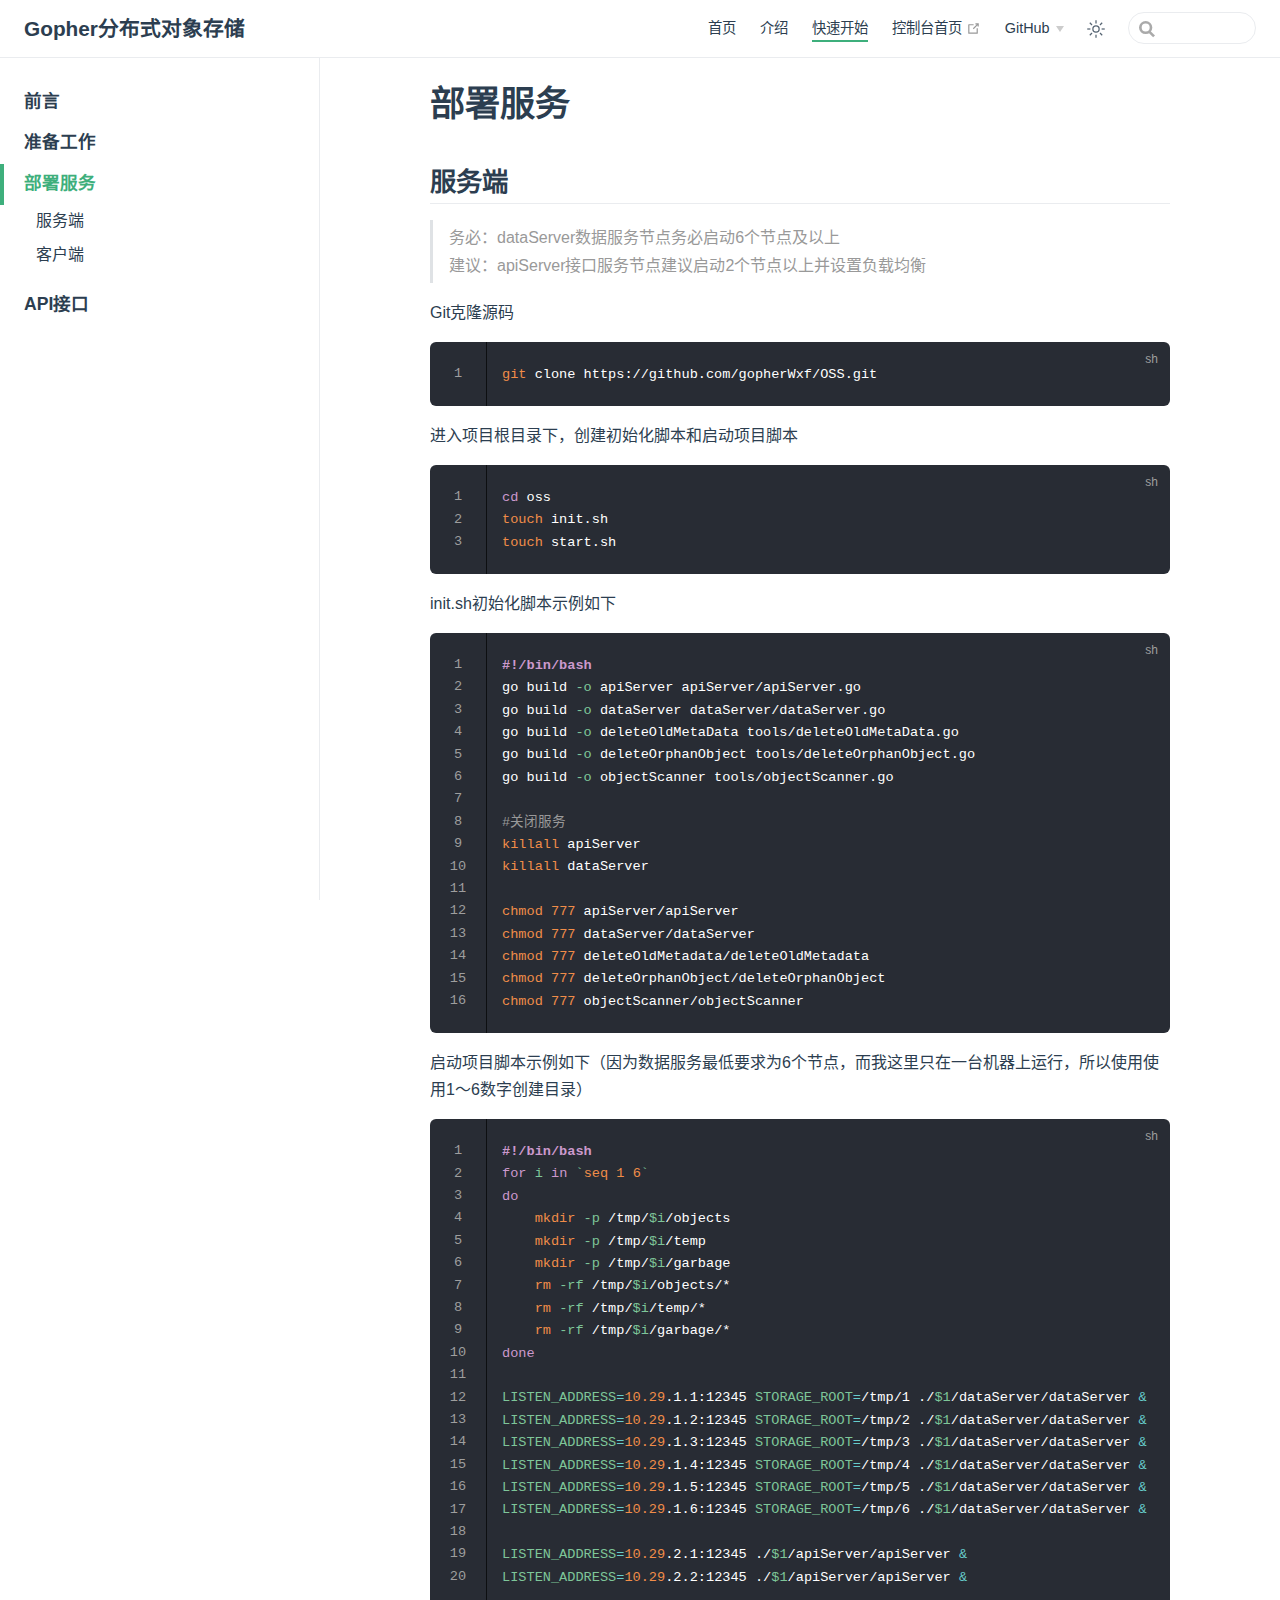
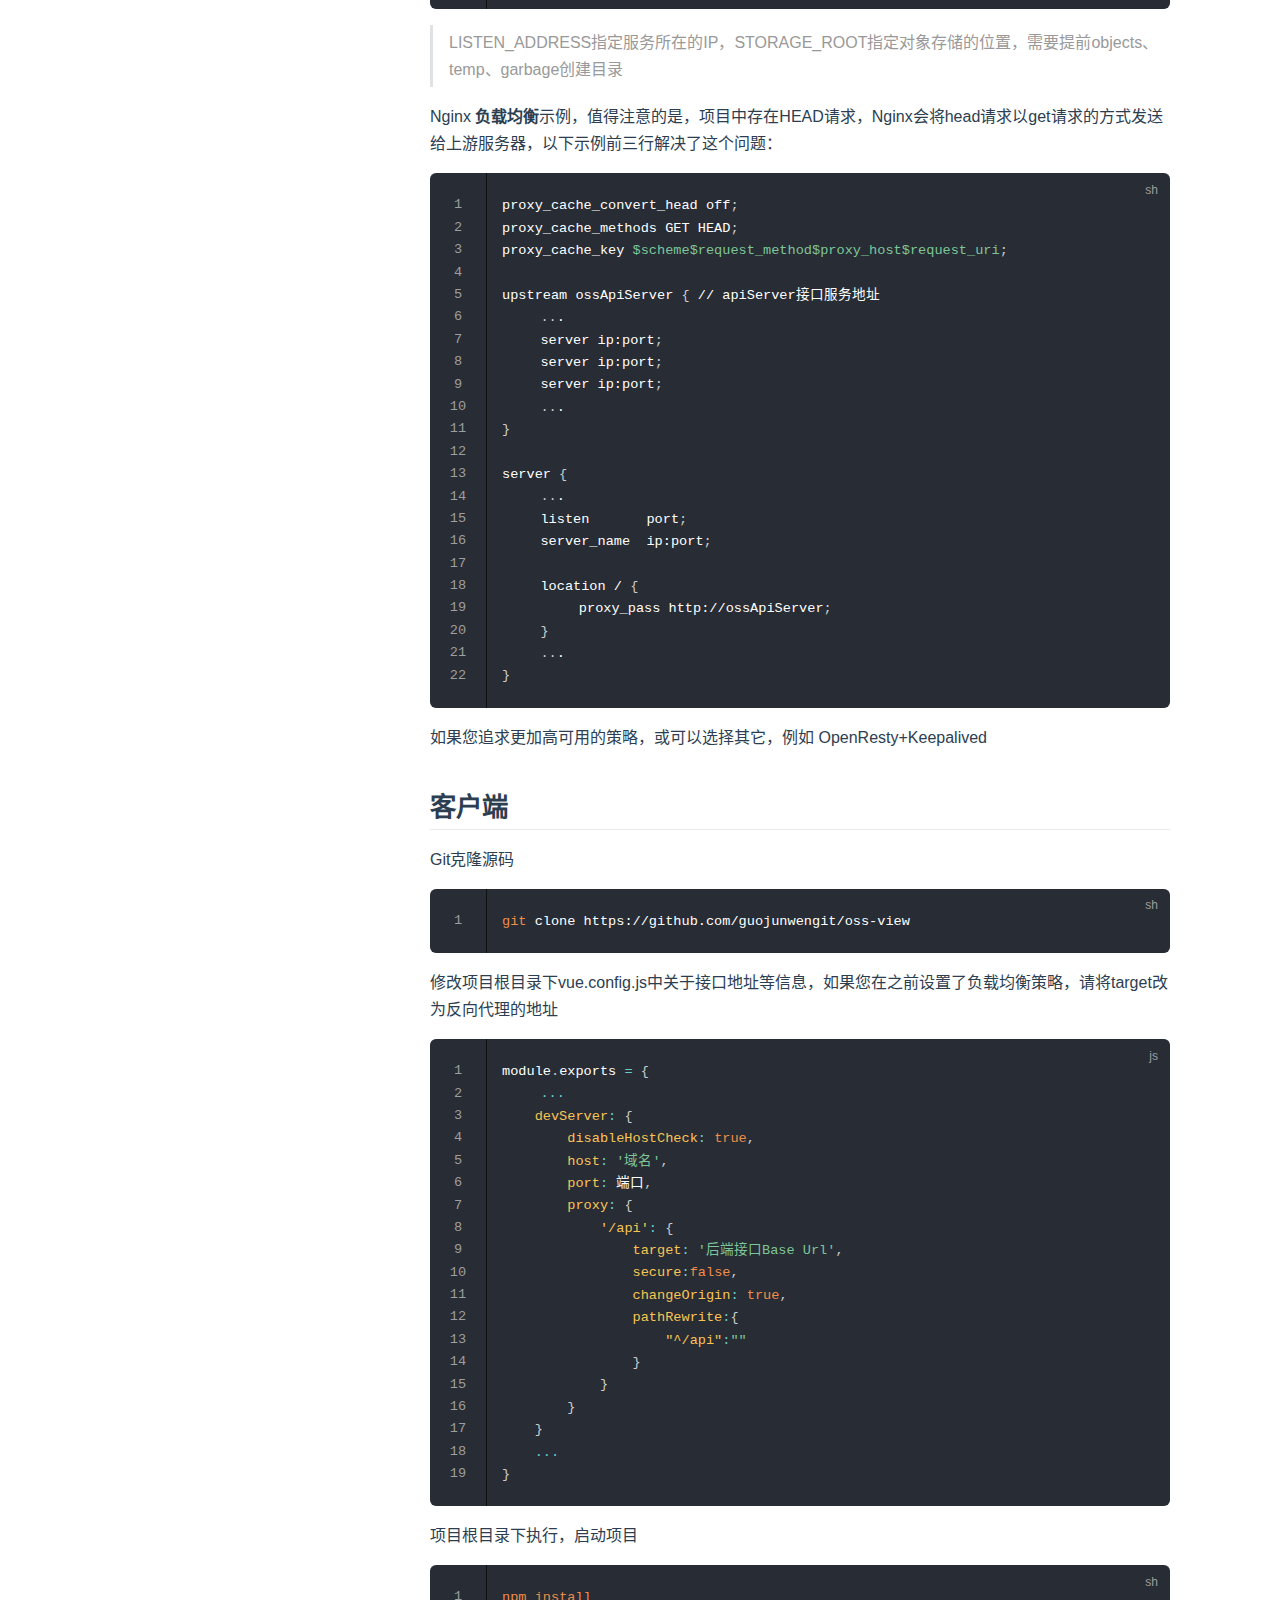
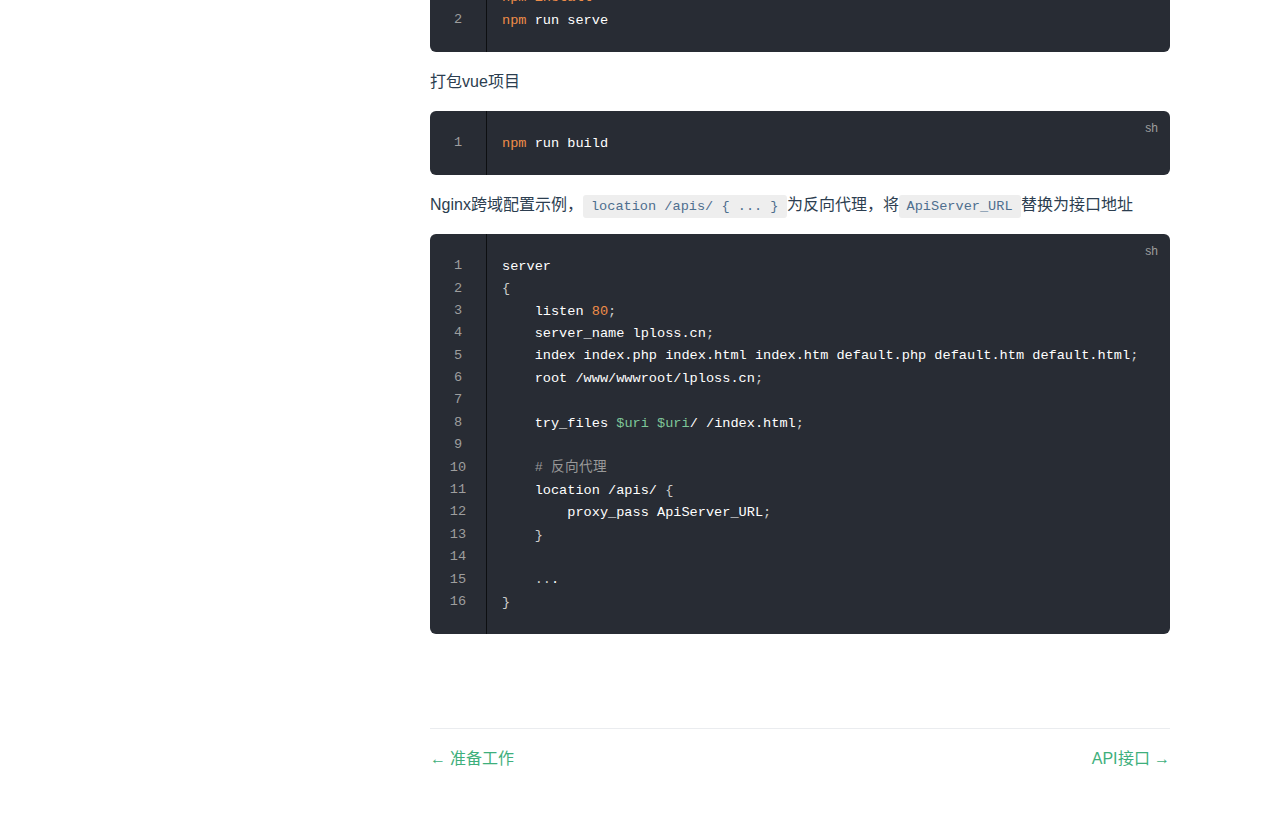
<file: start/deploy.html>
<!DOCTYPE html>
<html lang="zh-CN">
  <head>
    <meta charset="utf-8">
    <meta name="viewport" content="width=device-width,initial-scale=1">
    <meta name="generator" content="VuePress 2.0.0-beta.53">
    <style>
      :root {
        --c-bg: #fff;
      }
      html.dark {
        --c-bg: #22272e;
      }
      html, body {
        background-color: var(--c-bg);
      }
    </style>
    <script>
      const userMode = localStorage.getItem('vuepress-color-scheme');
			const systemDarkMode = window.matchMedia && window.matchMedia('(prefers-color-scheme: dark)').matches;
			if (userMode === 'dark' || (userMode !== 'light' && systemDarkMode)) {
				document.documentElement.classList.toggle('dark', true);
			}
    </script>
    <title>部署服务 | Gopher分布式对象存储</title><meta name="description" content="一个简单的分布式对象存储">
    <link rel="preload" href="/oss-doc/assets/style.9554e76d.css" as="style" /><link rel="stylesheet" href="/oss-doc/assets/style.9554e76d.css" />
    <link rel="modulepreload" href="/oss-doc/assets/app.8ecd04ca.js"><link rel="modulepreload" href="/oss-doc/assets/deploy.html.e79f65a1.js"><link rel="modulepreload" href="/oss-doc/assets/deploy.html.02776653.js"><link rel="prefetch" href="/oss-doc/assets/index.html.286105d6.js" as="script" /><link rel="prefetch" href="/oss-doc/assets/position.html.18ef124b.js" as="script" /><link rel="prefetch" href="/oss-doc/assets/index.html.8870a068.js" as="script" /><link rel="prefetch" href="/oss-doc/assets/technology.html.e4a8583a.js" as="script" /><link rel="prefetch" href="/oss-doc/assets/api.html.30343ab5.js" as="script" /><link rel="prefetch" href="/oss-doc/assets/preparation.html.dd5bbec2.js" as="script" /><link rel="prefetch" href="/oss-doc/assets/index.html.3967b939.js" as="script" /><link rel="prefetch" href="/oss-doc/assets/404.html.c3e557d0.js" as="script" /><link rel="prefetch" href="/oss-doc/assets/index.html.c8bb470a.js" as="script" /><link rel="prefetch" href="/oss-doc/assets/position.html.980d6a5f.js" as="script" /><link rel="prefetch" href="/oss-doc/assets/index.html.c9070369.js" as="script" /><link rel="prefetch" href="/oss-doc/assets/technology.html.ab8a54bd.js" as="script" /><link rel="prefetch" href="/oss-doc/assets/api.html.8bd92cfd.js" as="script" /><link rel="prefetch" href="/oss-doc/assets/preparation.html.fe5eb237.js" as="script" /><link rel="prefetch" href="/oss-doc/assets/index.html.b9e92bfd.js" as="script" /><link rel="prefetch" href="/oss-doc/assets/404.html.c81cc017.js" as="script" />
  </head>
  <body>
    <div id="app"><!--[--><div class="theme-container"><!--[--><header class="navbar"><div class="toggle-sidebar-button" title="toggle sidebar" aria-expanded="false" role="button" tabindex="0"><div class="icon" aria-hidden="true"><span></span><span></span><span></span></div></div><span><a href="/oss-doc/" class=""><!----><span class="site-name">Gopher分布式对象存储</span></a></span><div class="navbar-items-wrapper" style=""><!--[--><!--]--><nav class="navbar-items can-hide"><!--[--><div class="navbar-item"><a href="/oss-doc/" class="" aria-label="首页"><!--[--><!--]--> 首页 <!--[--><!--]--></a></div><div class="navbar-item"><a href="/oss-doc/introduce" class="" aria-label="介绍"><!--[--><!--]--> 介绍 <!--[--><!--]--></a></div><div class="navbar-item"><a href="/oss-doc/start" class="router-link-active" aria-label="快速开始"><!--[--><!--]--> 快速开始 <!--[--><!--]--></a></div><div class="navbar-item"><a class="external-link" href="http://101.43.17.240/" rel="noopener noreferrer" target="_blank" aria-label="控制台首页"><!--[--><!--]--> 控制台首页 <span><svg class="external-link-icon" xmlns="http://www.w3.org/2000/svg" aria-hidden="true" focusable="false" x="0px" y="0px" viewBox="0 0 100 100" width="15" height="15"><path fill="currentColor" d="M18.8,85.1h56l0,0c2.2,0,4-1.8,4-4v-32h-8v28h-48v-48h28v-8h-32l0,0c-2.2,0-4,1.8-4,4v56C14.8,83.3,16.6,85.1,18.8,85.1z"></path><polygon fill="currentColor" points="45.7,48.7 51.3,54.3 77.2,28.5 77.2,37.2 85.2,37.2 85.2,14.9 62.8,14.9 62.8,22.9 71.5,22.9"></polygon></svg><span class="external-link-icon-sr-only">open in new window</span></span><!--[--><!--]--></a></div><div class="navbar-item"><div class="navbar-dropdown-wrapper"><button class="navbar-dropdown-title" type="button" aria-label="GitHub"><span class="title">GitHub</span><span class="arrow down"></span></button><button class="navbar-dropdown-title-mobile" type="button" aria-label="GitHub"><span class="title">GitHub</span><span class="right arrow"></span></button><ul style="display:none;" class="navbar-dropdown"><!--[--><li class="navbar-dropdown-item"><a class="external-link" href="https://github.com/guojunwengit/oss-view" rel="noopener noreferrer" target="_blank" aria-label="前端"><!--[--><!--]--> 前端 <span><svg class="external-link-icon" xmlns="http://www.w3.org/2000/svg" aria-hidden="true" focusable="false" x="0px" y="0px" viewBox="0 0 100 100" width="15" height="15"><path fill="currentColor" d="M18.8,85.1h56l0,0c2.2,0,4-1.8,4-4v-32h-8v28h-48v-48h28v-8h-32l0,0c-2.2,0-4,1.8-4,4v56C14.8,83.3,16.6,85.1,18.8,85.1z"></path><polygon fill="currentColor" points="45.7,48.7 51.3,54.3 77.2,28.5 77.2,37.2 85.2,37.2 85.2,14.9 62.8,14.9 62.8,22.9 71.5,22.9"></polygon></svg><span class="external-link-icon-sr-only">open in new window</span></span><!--[--><!--]--></a></li><li class="navbar-dropdown-item"><a class="external-link" href="https://github.com/gopherWxf/OSS" rel="noopener noreferrer" target="_blank" aria-label="后端"><!--[--><!--]--> 后端 <span><svg class="external-link-icon" xmlns="http://www.w3.org/2000/svg" aria-hidden="true" focusable="false" x="0px" y="0px" viewBox="0 0 100 100" width="15" height="15"><path fill="currentColor" d="M18.8,85.1h56l0,0c2.2,0,4-1.8,4-4v-32h-8v28h-48v-48h28v-8h-32l0,0c-2.2,0-4,1.8-4,4v56C14.8,83.3,16.6,85.1,18.8,85.1z"></path><polygon fill="currentColor" points="45.7,48.7 51.3,54.3 77.2,28.5 77.2,37.2 85.2,37.2 85.2,14.9 62.8,14.9 62.8,22.9 71.5,22.9"></polygon></svg><span class="external-link-icon-sr-only">open in new window</span></span><!--[--><!--]--></a></li><!--]--></ul></div></div><!--]--></nav><!--[--><!--]--><button class="toggle-color-mode-button" title="toggle color mode"><svg style="" class="icon" focusable="false" viewBox="0 0 32 32"><path d="M16 12.005a4 4 0 1 1-4 4a4.005 4.005 0 0 1 4-4m0-2a6 6 0 1 0 6 6a6 6 0 0 0-6-6z" fill="currentColor"></path><path d="M5.394 6.813l1.414-1.415l3.506 3.506L8.9 10.318z" fill="currentColor"></path><path d="M2 15.005h5v2H2z" fill="currentColor"></path><path d="M5.394 25.197L8.9 21.691l1.414 1.415l-3.506 3.505z" fill="currentColor"></path><path d="M15 25.005h2v5h-2z" fill="currentColor"></path><path d="M21.687 23.106l1.414-1.415l3.506 3.506l-1.414 1.414z" fill="currentColor"></path><path d="M25 15.005h5v2h-5z" fill="currentColor"></path><path d="M21.687 8.904l3.506-3.506l1.414 1.415l-3.506 3.505z" fill="currentColor"></path><path d="M15 2.005h2v5h-2z" fill="currentColor"></path></svg><svg style="display:none;" class="icon" focusable="false" viewBox="0 0 32 32"><path d="M13.502 5.414a15.075 15.075 0 0 0 11.594 18.194a11.113 11.113 0 0 1-7.975 3.39c-.138 0-.278.005-.418 0a11.094 11.094 0 0 1-3.2-21.584M14.98 3a1.002 1.002 0 0 0-.175.016a13.096 13.096 0 0 0 1.825 25.981c.164.006.328 0 .49 0a13.072 13.072 0 0 0 10.703-5.555a1.01 1.01 0 0 0-.783-1.565A13.08 13.08 0 0 1 15.89 4.38A1.015 1.015 0 0 0 14.98 3z" fill="currentColor"></path></svg></button><form class="search-box" role="search"><input type="search" autocomplete="off" spellcheck="false" value><!----></form></div></header><!--]--><div class="sidebar-mask"></div><!--[--><aside class="sidebar"><nav class="navbar-items"><!--[--><div class="navbar-item"><a href="/oss-doc/" class="" aria-label="首页"><!--[--><!--]--> 首页 <!--[--><!--]--></a></div><div class="navbar-item"><a href="/oss-doc/introduce" class="" aria-label="介绍"><!--[--><!--]--> 介绍 <!--[--><!--]--></a></div><div class="navbar-item"><a href="/oss-doc/start" class="router-link-active" aria-label="快速开始"><!--[--><!--]--> 快速开始 <!--[--><!--]--></a></div><div class="navbar-item"><a class="external-link" href="http://101.43.17.240/" rel="noopener noreferrer" target="_blank" aria-label="控制台首页"><!--[--><!--]--> 控制台首页 <span><svg class="external-link-icon" xmlns="http://www.w3.org/2000/svg" aria-hidden="true" focusable="false" x="0px" y="0px" viewBox="0 0 100 100" width="15" height="15"><path fill="currentColor" d="M18.8,85.1h56l0,0c2.2,0,4-1.8,4-4v-32h-8v28h-48v-48h28v-8h-32l0,0c-2.2,0-4,1.8-4,4v56C14.8,83.3,16.6,85.1,18.8,85.1z"></path><polygon fill="currentColor" points="45.7,48.7 51.3,54.3 77.2,28.5 77.2,37.2 85.2,37.2 85.2,14.9 62.8,14.9 62.8,22.9 71.5,22.9"></polygon></svg><span class="external-link-icon-sr-only">open in new window</span></span><!--[--><!--]--></a></div><div class="navbar-item"><div class="navbar-dropdown-wrapper"><button class="navbar-dropdown-title" type="button" aria-label="GitHub"><span class="title">GitHub</span><span class="arrow down"></span></button><button class="navbar-dropdown-title-mobile" type="button" aria-label="GitHub"><span class="title">GitHub</span><span class="right arrow"></span></button><ul style="display:none;" class="navbar-dropdown"><!--[--><li class="navbar-dropdown-item"><a class="external-link" href="https://github.com/guojunwengit/oss-view" rel="noopener noreferrer" target="_blank" aria-label="前端"><!--[--><!--]--> 前端 <span><svg class="external-link-icon" xmlns="http://www.w3.org/2000/svg" aria-hidden="true" focusable="false" x="0px" y="0px" viewBox="0 0 100 100" width="15" height="15"><path fill="currentColor" d="M18.8,85.1h56l0,0c2.2,0,4-1.8,4-4v-32h-8v28h-48v-48h28v-8h-32l0,0c-2.2,0-4,1.8-4,4v56C14.8,83.3,16.6,85.1,18.8,85.1z"></path><polygon fill="currentColor" points="45.7,48.7 51.3,54.3 77.2,28.5 77.2,37.2 85.2,37.2 85.2,14.9 62.8,14.9 62.8,22.9 71.5,22.9"></polygon></svg><span class="external-link-icon-sr-only">open in new window</span></span><!--[--><!--]--></a></li><li class="navbar-dropdown-item"><a class="external-link" href="https://github.com/gopherWxf/OSS" rel="noopener noreferrer" target="_blank" aria-label="后端"><!--[--><!--]--> 后端 <span><svg class="external-link-icon" xmlns="http://www.w3.org/2000/svg" aria-hidden="true" focusable="false" x="0px" y="0px" viewBox="0 0 100 100" width="15" height="15"><path fill="currentColor" d="M18.8,85.1h56l0,0c2.2,0,4-1.8,4-4v-32h-8v28h-48v-48h28v-8h-32l0,0c-2.2,0-4,1.8-4,4v56C14.8,83.3,16.6,85.1,18.8,85.1z"></path><polygon fill="currentColor" points="45.7,48.7 51.3,54.3 77.2,28.5 77.2,37.2 85.2,37.2 85.2,14.9 62.8,14.9 62.8,22.9 71.5,22.9"></polygon></svg><span class="external-link-icon-sr-only">open in new window</span></span><!--[--><!--]--></a></li><!--]--></ul></div></div><!--]--></nav><!--[--><!--]--><ul class="sidebar-items"><!--[--><li><a href="/oss-doc/start/" class="router-link-active sidebar-item sidebar-heading" aria-label="前言"><!--[--><!--]--> 前言 <!--[--><!--]--></a><!----></li><li><a href="/oss-doc/start/preparation.html" class="sidebar-item sidebar-heading" aria-label="准备工作"><!--[--><!--]--> 准备工作 <!--[--><!--]--></a><!----></li><li><a aria-current="page" href="/oss-doc/start/deploy.html" class="router-link-active router-link-exact-active router-link-active sidebar-item sidebar-heading active" aria-label="部署服务"><!--[--><!--]--> 部署服务 <!--[--><!--]--></a><ul style="" class="sidebar-item-children"><!--[--><li><a aria-current="page" href="/oss-doc/start/deploy.html#服务端" class="router-link-active router-link-exact-active sidebar-item" aria-label="服务端"><!--[--><!--]--> 服务端 <!--[--><!--]--></a><!----></li><li><a aria-current="page" href="/oss-doc/start/deploy.html#客户端" class="router-link-active router-link-exact-active sidebar-item" aria-label="客户端"><!--[--><!--]--> 客户端 <!--[--><!--]--></a><!----></li><!--]--></ul></li><li><a href="/oss-doc/start/api.html" class="sidebar-item sidebar-heading" aria-label="API接口"><!--[--><!--]--> API接口 <!--[--><!--]--></a><!----></li><!--]--></ul><!--[--><!--]--></aside><!--]--><!--[--><main class="page"><!--[--><!--]--><div class="theme-default-content"><!--[--><!--]--><div><h1 id="部署服务" tabindex="-1"><a class="header-anchor" href="#部署服务" aria-hidden="true">#</a> 部署服务</h1><h2 id="服务端" tabindex="-1"><a class="header-anchor" href="#服务端" aria-hidden="true">#</a> 服务端</h2><blockquote><p>务必：dataServer数据服务节点务必启动6个节点及以上</p><p>建议：apiServer接口服务节点建议启动2个节点以上并设置负载均衡</p></blockquote><p>Git克隆源码</p><div class="language-bash line-numbers-mode" data-ext="sh"><pre class="language-bash"><code><span class="token function">git</span> clone https://github.com/gopherWxf/OSS.git
</code></pre><div class="line-numbers" aria-hidden="true"><div class="line-number"></div></div></div><p>进入项目根目录下，创建初始化脚本和启动项目脚本</p><div class="language-bash line-numbers-mode" data-ext="sh"><pre class="language-bash"><code><span class="token builtin class-name">cd</span> oss
<span class="token function">touch</span> init.sh
<span class="token function">touch</span> start.sh
</code></pre><div class="line-numbers" aria-hidden="true"><div class="line-number"></div><div class="line-number"></div><div class="line-number"></div></div></div><p>init.sh初始化脚本示例如下</p><div class="language-bash line-numbers-mode" data-ext="sh"><pre class="language-bash"><code><span class="token shebang important">#!/bin/bash</span>
go build <span class="token parameter variable">-o</span> apiServer apiServer/apiServer.go
go build <span class="token parameter variable">-o</span> dataServer dataServer/dataServer.go
go build <span class="token parameter variable">-o</span> deleteOldMetaData tools/deleteOldMetaData.go
go build <span class="token parameter variable">-o</span> deleteOrphanObject tools/deleteOrphanObject.go
go build <span class="token parameter variable">-o</span> objectScanner tools/objectScanner.go

<span class="token comment">#关闭服务</span>
<span class="token function">killall</span> apiServer
<span class="token function">killall</span> dataServer

<span class="token function">chmod</span> <span class="token number">777</span> apiServer/apiServer
<span class="token function">chmod</span> <span class="token number">777</span> dataServer/dataServer
<span class="token function">chmod</span> <span class="token number">777</span> deleteOldMetadata/deleteOldMetadata
<span class="token function">chmod</span> <span class="token number">777</span> deleteOrphanObject/deleteOrphanObject
<span class="token function">chmod</span> <span class="token number">777</span> objectScanner/objectScanner
</code></pre><div class="line-numbers" aria-hidden="true"><div class="line-number"></div><div class="line-number"></div><div class="line-number"></div><div class="line-number"></div><div class="line-number"></div><div class="line-number"></div><div class="line-number"></div><div class="line-number"></div><div class="line-number"></div><div class="line-number"></div><div class="line-number"></div><div class="line-number"></div><div class="line-number"></div><div class="line-number"></div><div class="line-number"></div><div class="line-number"></div></div></div><p>启动项目脚本示例如下（因为数据服务最低要求为6个节点，而我这里只在一台机器上运行，所以使用使用1～6数字创建目录）</p><div class="language-bash line-numbers-mode" data-ext="sh"><pre class="language-bash"><code><span class="token shebang important">#!/bin/bash</span>
<span class="token keyword">for</span> <span class="token for-or-select variable">i</span> <span class="token keyword">in</span> <span class="token variable"><span class="token variable">`</span><span class="token function">seq</span> <span class="token number">1</span> <span class="token number">6</span><span class="token variable">`</span></span>
<span class="token keyword">do</span>
    <span class="token function">mkdir</span> <span class="token parameter variable">-p</span> /tmp/<span class="token variable">$i</span>/objects
    <span class="token function">mkdir</span> <span class="token parameter variable">-p</span> /tmp/<span class="token variable">$i</span>/temp
    <span class="token function">mkdir</span> <span class="token parameter variable">-p</span> /tmp/<span class="token variable">$i</span>/garbage
    <span class="token function">rm</span> <span class="token parameter variable">-rf</span> /tmp/<span class="token variable">$i</span>/objects/*
    <span class="token function">rm</span> <span class="token parameter variable">-rf</span> /tmp/<span class="token variable">$i</span>/temp/*
    <span class="token function">rm</span> <span class="token parameter variable">-rf</span> /tmp/<span class="token variable">$i</span>/garbage/*
<span class="token keyword">done</span>

<span class="token assign-left variable">LISTEN_ADDRESS</span><span class="token operator">=</span><span class="token number">10.29</span>.1.1:12345 <span class="token assign-left variable">STORAGE_ROOT</span><span class="token operator">=</span>/tmp/1 ./<span class="token variable">$1</span>/dataServer/dataServer <span class="token operator">&amp;</span>
<span class="token assign-left variable">LISTEN_ADDRESS</span><span class="token operator">=</span><span class="token number">10.29</span>.1.2:12345 <span class="token assign-left variable">STORAGE_ROOT</span><span class="token operator">=</span>/tmp/2 ./<span class="token variable">$1</span>/dataServer/dataServer <span class="token operator">&amp;</span>
<span class="token assign-left variable">LISTEN_ADDRESS</span><span class="token operator">=</span><span class="token number">10.29</span>.1.3:12345 <span class="token assign-left variable">STORAGE_ROOT</span><span class="token operator">=</span>/tmp/3 ./<span class="token variable">$1</span>/dataServer/dataServer <span class="token operator">&amp;</span>
<span class="token assign-left variable">LISTEN_ADDRESS</span><span class="token operator">=</span><span class="token number">10.29</span>.1.4:12345 <span class="token assign-left variable">STORAGE_ROOT</span><span class="token operator">=</span>/tmp/4 ./<span class="token variable">$1</span>/dataServer/dataServer <span class="token operator">&amp;</span>
<span class="token assign-left variable">LISTEN_ADDRESS</span><span class="token operator">=</span><span class="token number">10.29</span>.1.5:12345 <span class="token assign-left variable">STORAGE_ROOT</span><span class="token operator">=</span>/tmp/5 ./<span class="token variable">$1</span>/dataServer/dataServer <span class="token operator">&amp;</span>
<span class="token assign-left variable">LISTEN_ADDRESS</span><span class="token operator">=</span><span class="token number">10.29</span>.1.6:12345 <span class="token assign-left variable">STORAGE_ROOT</span><span class="token operator">=</span>/tmp/6 ./<span class="token variable">$1</span>/dataServer/dataServer <span class="token operator">&amp;</span>

<span class="token assign-left variable">LISTEN_ADDRESS</span><span class="token operator">=</span><span class="token number">10.29</span>.2.1:12345 ./<span class="token variable">$1</span>/apiServer/apiServer <span class="token operator">&amp;</span>
<span class="token assign-left variable">LISTEN_ADDRESS</span><span class="token operator">=</span><span class="token number">10.29</span>.2.2:12345 ./<span class="token variable">$1</span>/apiServer/apiServer <span class="token operator">&amp;</span>
</code></pre><div class="line-numbers" aria-hidden="true"><div class="line-number"></div><div class="line-number"></div><div class="line-number"></div><div class="line-number"></div><div class="line-number"></div><div class="line-number"></div><div class="line-number"></div><div class="line-number"></div><div class="line-number"></div><div class="line-number"></div><div class="line-number"></div><div class="line-number"></div><div class="line-number"></div><div class="line-number"></div><div class="line-number"></div><div class="line-number"></div><div class="line-number"></div><div class="line-number"></div><div class="line-number"></div><div class="line-number"></div></div></div><blockquote><p>LISTEN_ADDRESS指定服务所在的IP，STORAGE_ROOT指定对象存储的位置，需要提前objects、temp、garbage创建目录</p></blockquote><p>Nginx <strong>负载均衡</strong>示例，值得注意的是，项目中存在HEAD请求，Nginx会将head请求以get请求的方式发送给上游服务器，以下示例前三行解决了这个问题：</p><div class="language-bash line-numbers-mode" data-ext="sh"><pre class="language-bash"><code>proxy_cache_convert_head off<span class="token punctuation">;</span>
proxy_cache_methods GET HEAD<span class="token punctuation">;</span>
proxy_cache_key <span class="token variable">$scheme</span><span class="token variable">$request_method</span><span class="token variable">$proxy_host</span><span class="token variable">$request_uri</span><span class="token punctuation">;</span>

upstream ossApiServer <span class="token punctuation">{</span> // apiServer接口服务地址
	<span class="token punctuation">..</span>.
	server ip:port<span class="token punctuation">;</span>
	server ip:port<span class="token punctuation">;</span>
	server ip:port<span class="token punctuation">;</span>
	<span class="token punctuation">..</span>.
<span class="token punctuation">}</span>

server <span class="token punctuation">{</span>
	<span class="token punctuation">..</span>.
	listen       port<span class="token punctuation">;</span>
	server_name  ip:port<span class="token punctuation">;</span>

	location / <span class="token punctuation">{</span>
		proxy_pass http://ossApiServer<span class="token punctuation">;</span>
	<span class="token punctuation">}</span>
	<span class="token punctuation">..</span>.
<span class="token punctuation">}</span>
</code></pre><div class="line-numbers" aria-hidden="true"><div class="line-number"></div><div class="line-number"></div><div class="line-number"></div><div class="line-number"></div><div class="line-number"></div><div class="line-number"></div><div class="line-number"></div><div class="line-number"></div><div class="line-number"></div><div class="line-number"></div><div class="line-number"></div><div class="line-number"></div><div class="line-number"></div><div class="line-number"></div><div class="line-number"></div><div class="line-number"></div><div class="line-number"></div><div class="line-number"></div><div class="line-number"></div><div class="line-number"></div><div class="line-number"></div><div class="line-number"></div></div></div><p>如果您追求更加高可用的策略，或可以选择其它，例如 OpenResty+Keepalived</p><h2 id="客户端" tabindex="-1"><a class="header-anchor" href="#客户端" aria-hidden="true">#</a> 客户端</h2><p>Git克隆源码</p><div class="language-bash line-numbers-mode" data-ext="sh"><pre class="language-bash"><code><span class="token function">git</span> clone https://github.com/guojunwengit/oss-view
</code></pre><div class="line-numbers" aria-hidden="true"><div class="line-number"></div></div></div><p>修改项目根目录下vue.config.js中关于接口地址等信息，如果您在之前设置了负载均衡策略，请将target改为反向代理的地址</p><div class="language-javascript line-numbers-mode" data-ext="js"><pre class="language-javascript"><code>module<span class="token punctuation">.</span>exports <span class="token operator">=</span> <span class="token punctuation">{</span>
	<span class="token operator">...</span>
    <span class="token literal-property property">devServer</span><span class="token operator">:</span> <span class="token punctuation">{</span>
        <span class="token literal-property property">disableHostCheck</span><span class="token operator">:</span> <span class="token boolean">true</span><span class="token punctuation">,</span>
        <span class="token literal-property property">host</span><span class="token operator">:</span> <span class="token string">&#39;域名&#39;</span><span class="token punctuation">,</span>
        <span class="token literal-property property">port</span><span class="token operator">:</span> 端口<span class="token punctuation">,</span>
        <span class="token literal-property property">proxy</span><span class="token operator">:</span> <span class="token punctuation">{</span>
            <span class="token string-property property">&#39;/api&#39;</span><span class="token operator">:</span> <span class="token punctuation">{</span>
                <span class="token literal-property property">target</span><span class="token operator">:</span> <span class="token string">&#39;后端接口Base Url&#39;</span><span class="token punctuation">,</span>
                <span class="token literal-property property">secure</span><span class="token operator">:</span><span class="token boolean">false</span><span class="token punctuation">,</span>
                <span class="token literal-property property">changeOrigin</span><span class="token operator">:</span> <span class="token boolean">true</span><span class="token punctuation">,</span>
                <span class="token literal-property property">pathRewrite</span><span class="token operator">:</span><span class="token punctuation">{</span>
                    <span class="token string-property property">&quot;^/api&quot;</span><span class="token operator">:</span><span class="token string">&quot;&quot;</span>
                <span class="token punctuation">}</span>
            <span class="token punctuation">}</span>
        <span class="token punctuation">}</span>
    <span class="token punctuation">}</span>
    <span class="token operator">...</span>
<span class="token punctuation">}</span>
</code></pre><div class="line-numbers" aria-hidden="true"><div class="line-number"></div><div class="line-number"></div><div class="line-number"></div><div class="line-number"></div><div class="line-number"></div><div class="line-number"></div><div class="line-number"></div><div class="line-number"></div><div class="line-number"></div><div class="line-number"></div><div class="line-number"></div><div class="line-number"></div><div class="line-number"></div><div class="line-number"></div><div class="line-number"></div><div class="line-number"></div><div class="line-number"></div><div class="line-number"></div><div class="line-number"></div></div></div><p>项目根目录下执行，启动项目</p><div class="language-bash line-numbers-mode" data-ext="sh"><pre class="language-bash"><code><span class="token function">npm</span> <span class="token function">install</span>
<span class="token function">npm</span> run serve
</code></pre><div class="line-numbers" aria-hidden="true"><div class="line-number"></div><div class="line-number"></div></div></div><p>打包vue项目</p><div class="language-bash line-numbers-mode" data-ext="sh"><pre class="language-bash"><code><span class="token function">npm</span> run build
</code></pre><div class="line-numbers" aria-hidden="true"><div class="line-number"></div></div></div><p>Nginx跨域配置示例，<code>location /apis/ { ... }</code>为反向代理，将<code>ApiServer_URL</code>替换为接口地址</p><div class="language-bash line-numbers-mode" data-ext="sh"><pre class="language-bash"><code>server
<span class="token punctuation">{</span>
    listen <span class="token number">80</span><span class="token punctuation">;</span>
    server_name lploss.cn<span class="token punctuation">;</span>
    index index.php index.html index.htm default.php default.htm default.html<span class="token punctuation">;</span>
    root /www/wwwroot/lploss.cn<span class="token punctuation">;</span>
    
    try_files <span class="token variable">$uri</span> <span class="token variable">$uri</span>/ /index.html<span class="token punctuation">;</span>
  
    <span class="token comment"># 反向代理</span>
    location /apis/ <span class="token punctuation">{</span>
        proxy_pass ApiServer_URL<span class="token punctuation">;</span>
    <span class="token punctuation">}</span>
    
    <span class="token punctuation">..</span>.
<span class="token punctuation">}</span>
</code></pre><div class="line-numbers" aria-hidden="true"><div class="line-number"></div><div class="line-number"></div><div class="line-number"></div><div class="line-number"></div><div class="line-number"></div><div class="line-number"></div><div class="line-number"></div><div class="line-number"></div><div class="line-number"></div><div class="line-number"></div><div class="line-number"></div><div class="line-number"></div><div class="line-number"></div><div class="line-number"></div><div class="line-number"></div><div class="line-number"></div></div></div></div><!--[--><!--]--></div><footer class="page-meta"><!----><!----><!----></footer><nav class="page-nav"><p class="inner"><span class="prev"><a href="/oss-doc/start/preparation.html" class="" aria-label="准备工作"><!--[--><!--]--> 准备工作 <!--[--><!--]--></a></span><span class="next"><a href="/oss-doc/start/api.html" class="" aria-label="API接口"><!--[--><!--]--> API接口 <!--[--><!--]--></a></span></p></nav><!--[--><!--]--></main><!--]--></div><!----><!--]--></div>
    <script type="module" src="/oss-doc/assets/app.8ecd04ca.js" defer></script>
  </body>
</html>
</file>
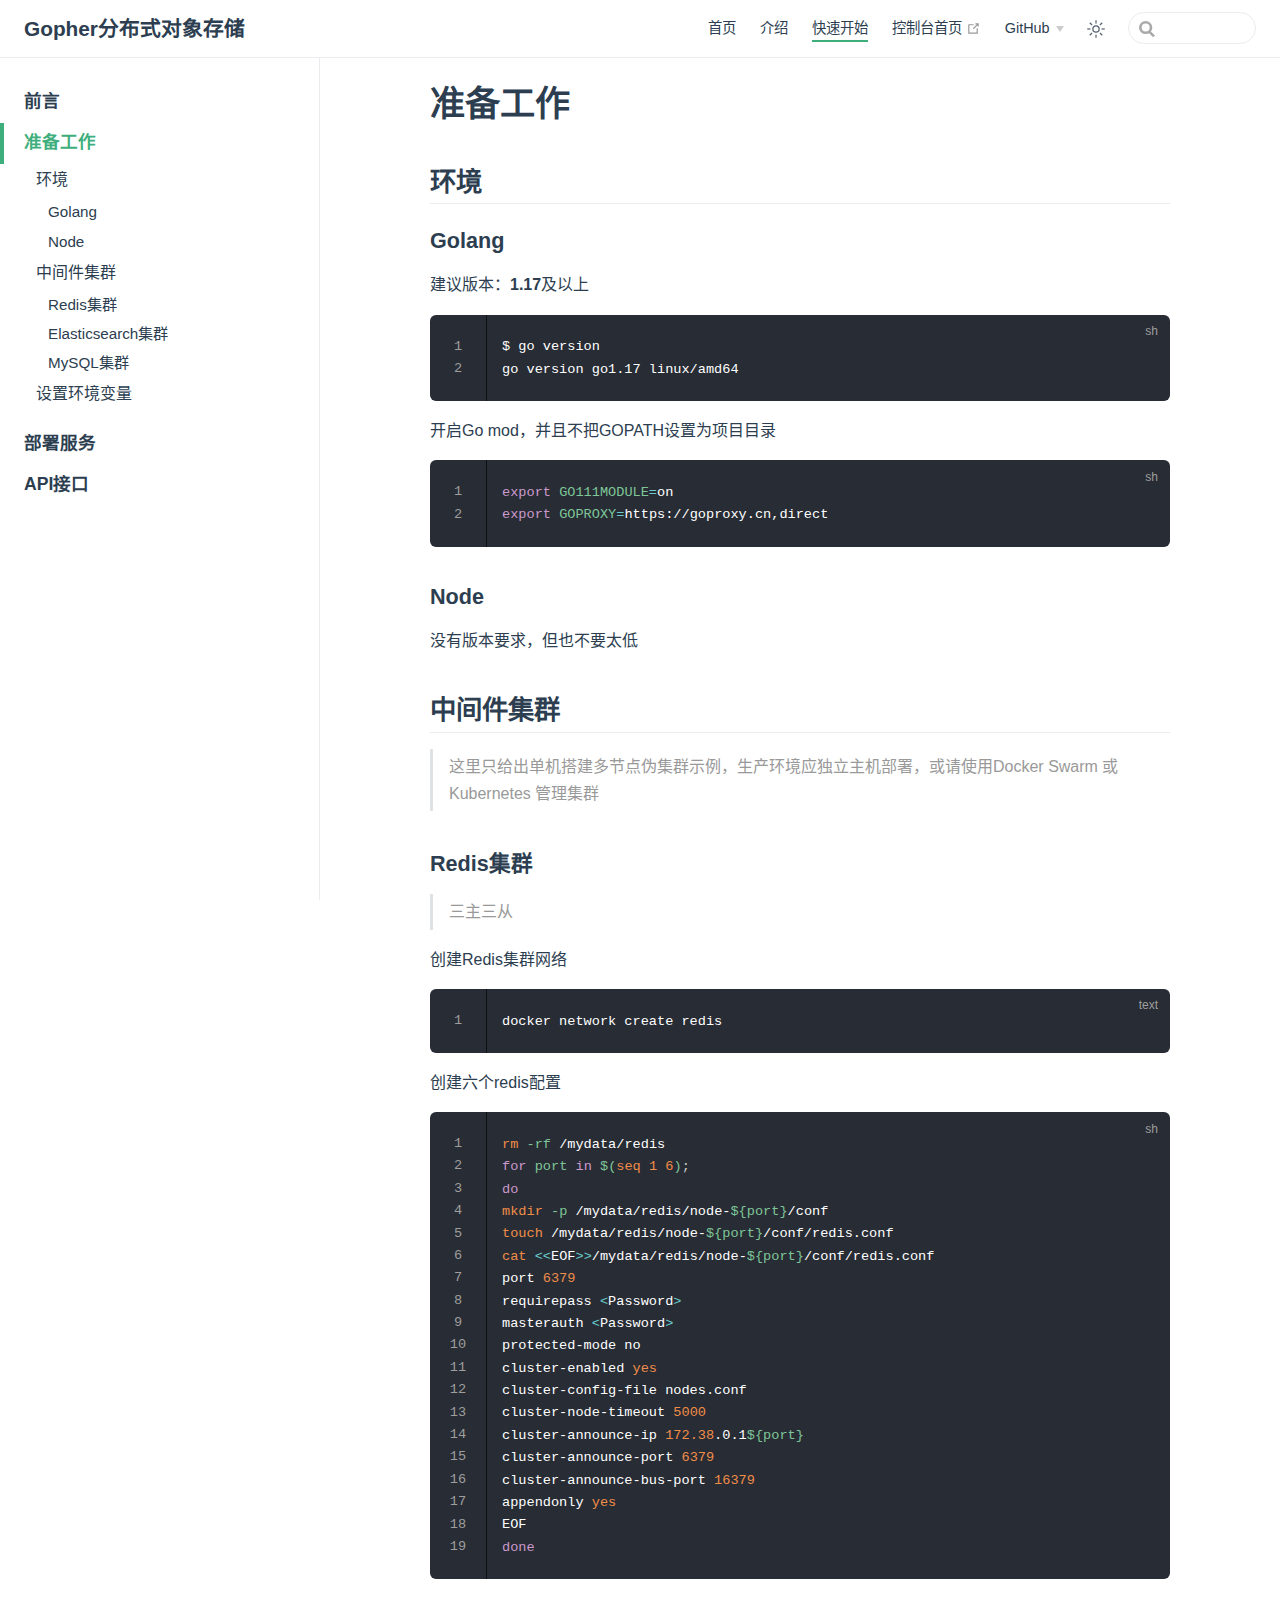
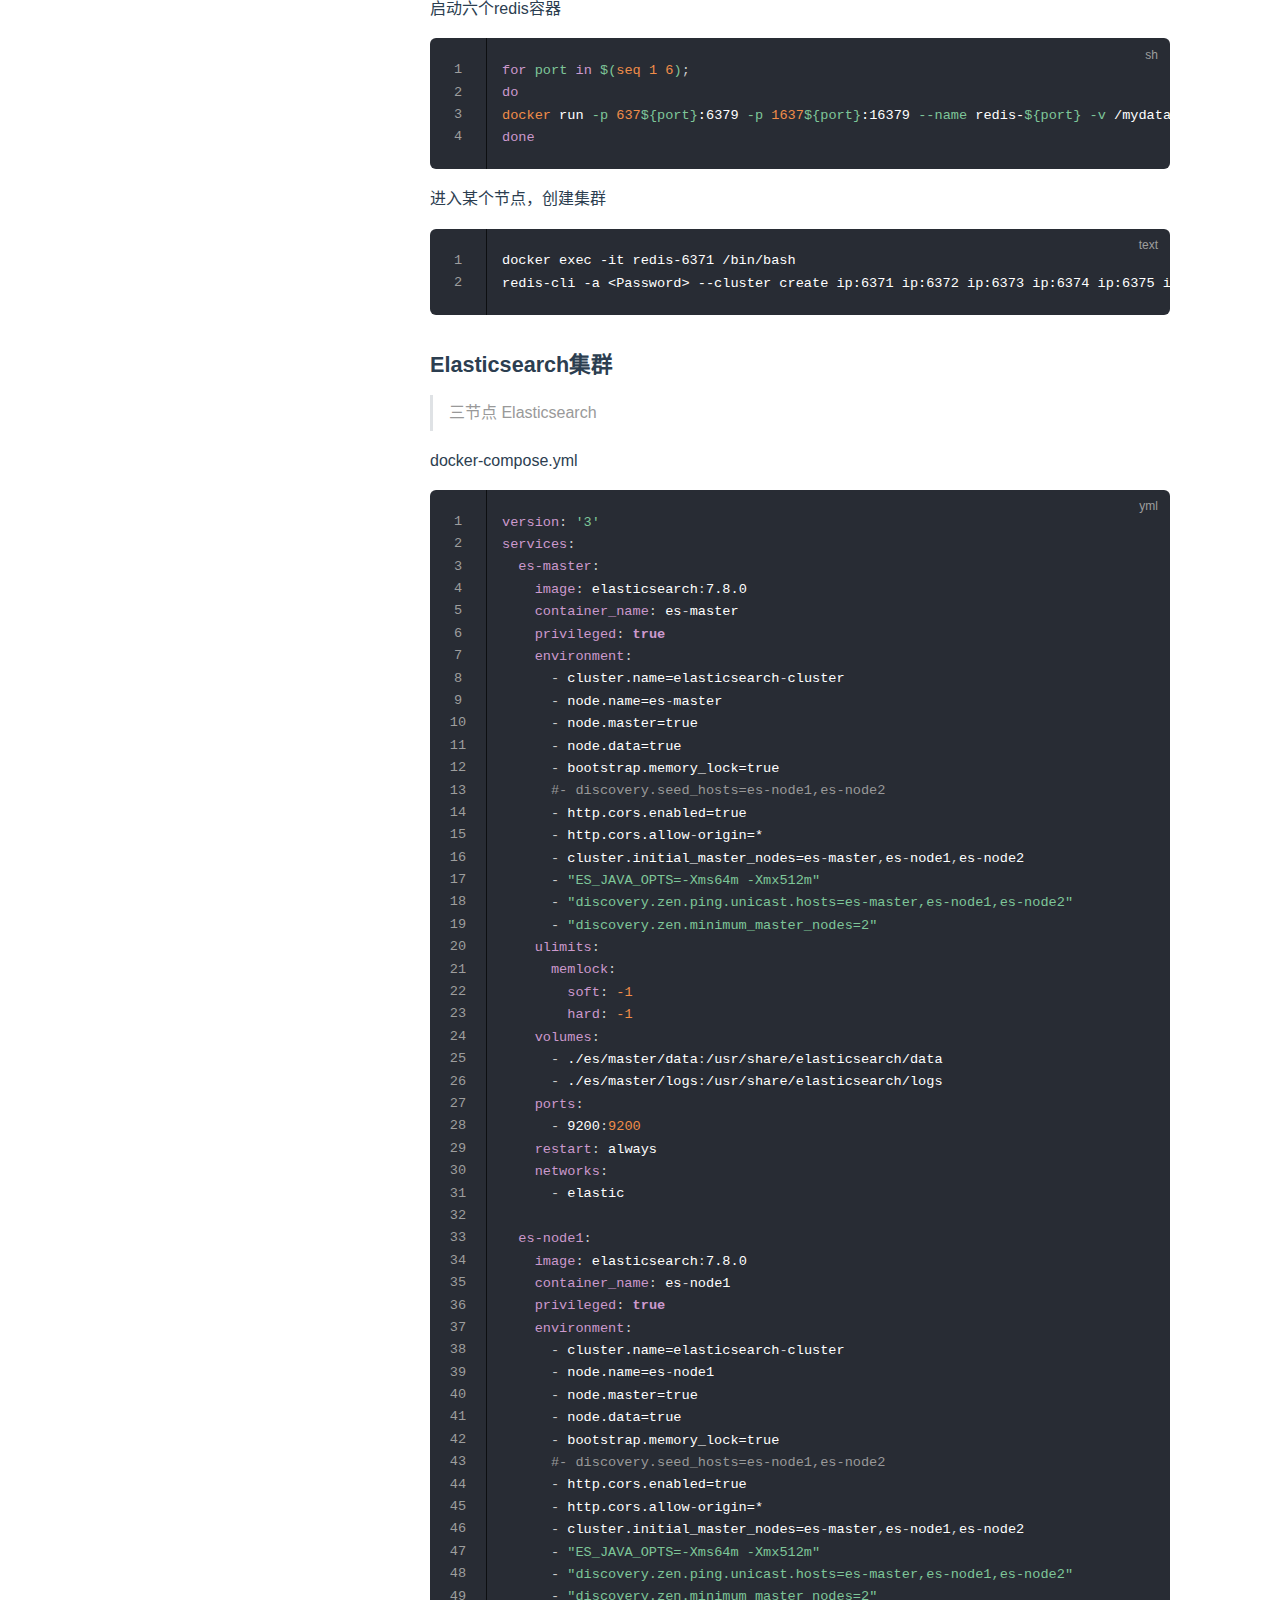
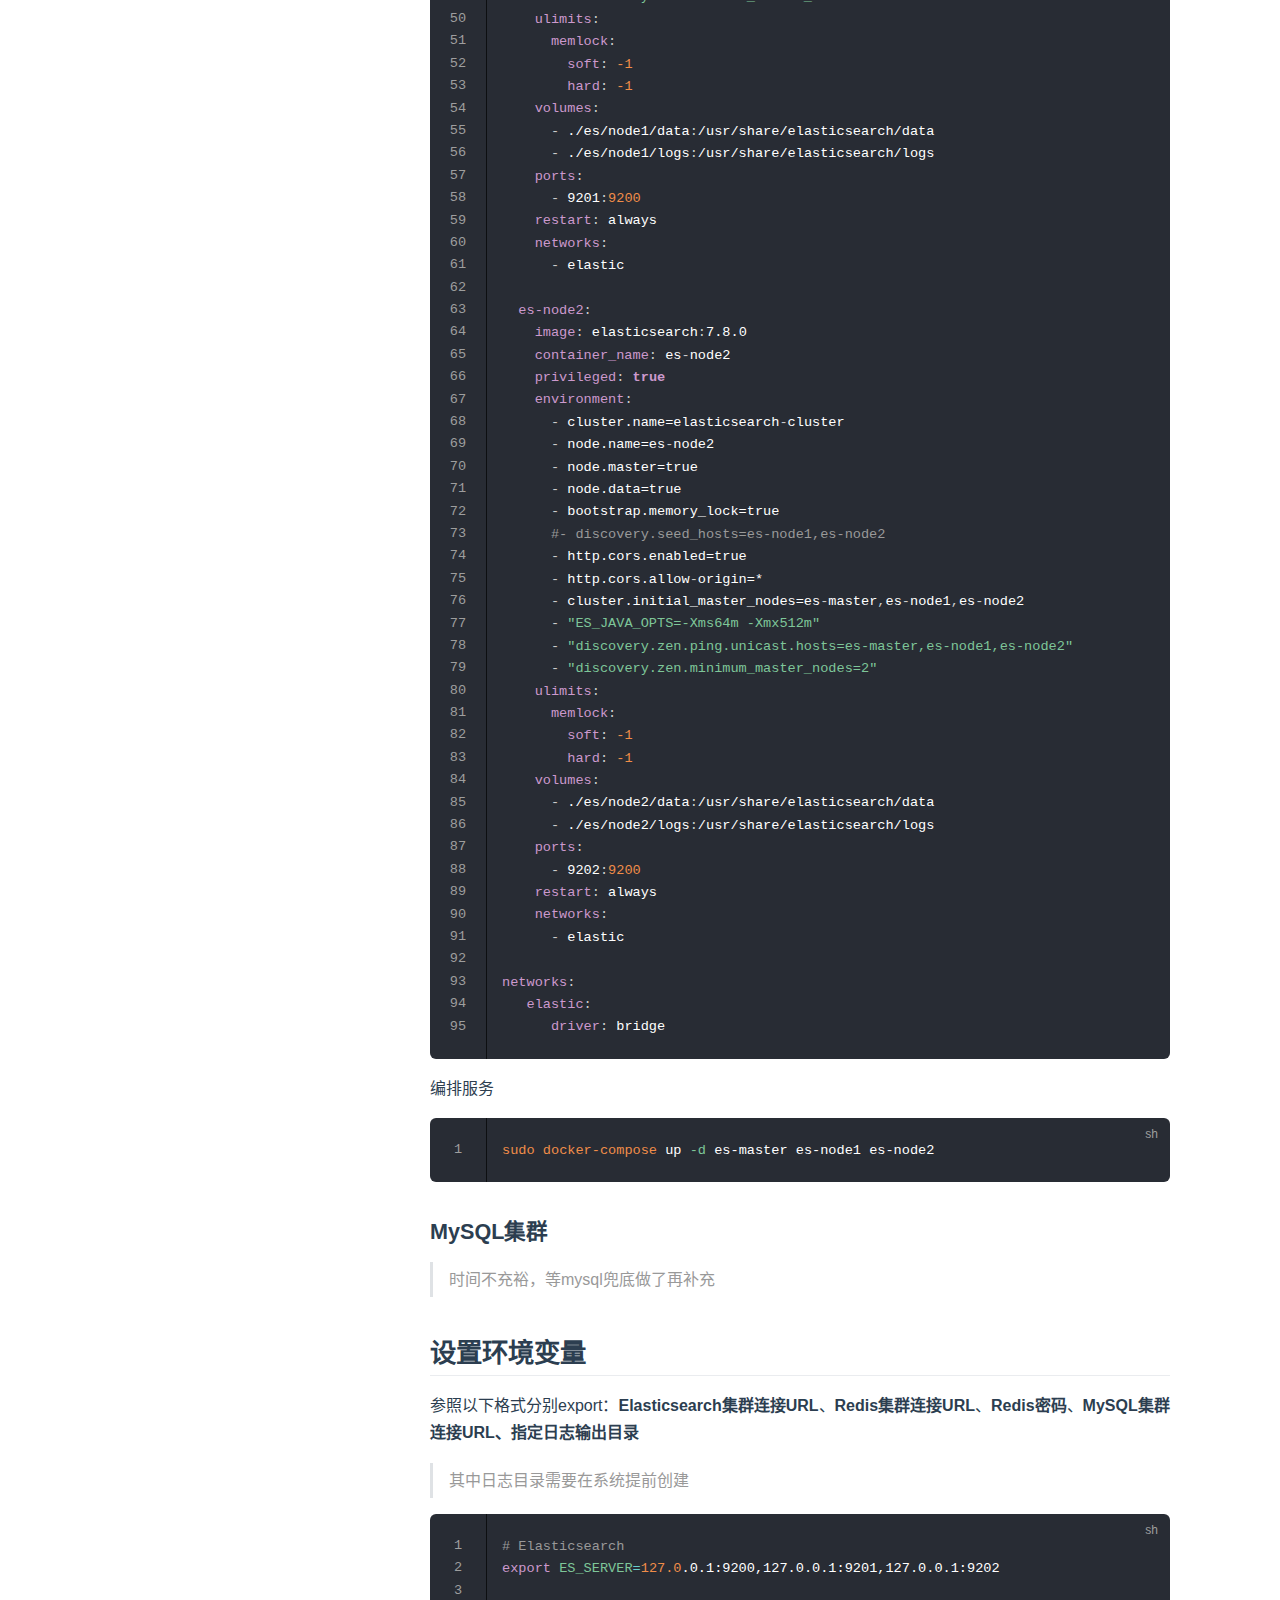
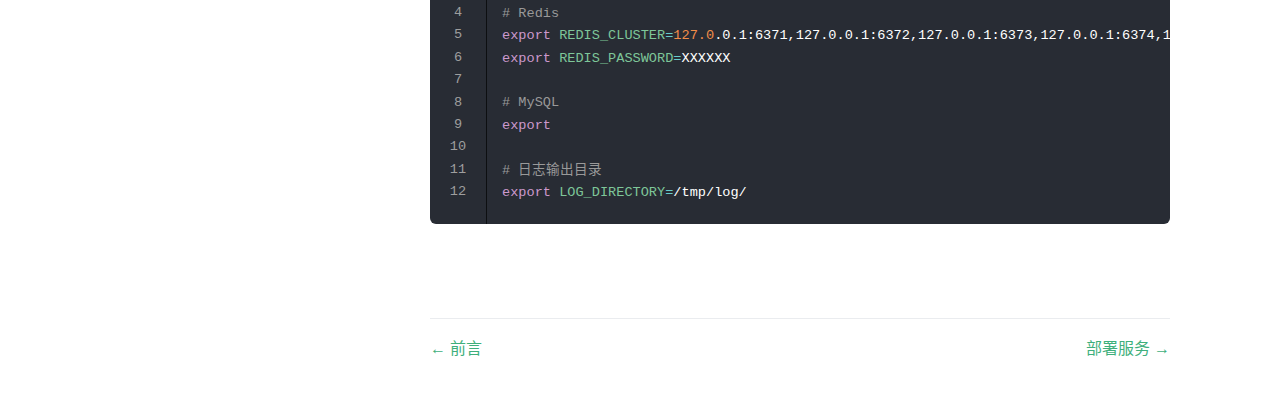
<file: start/preparation.html>
<!DOCTYPE html>
<html lang="zh-CN">
  <head>
    <meta charset="utf-8">
    <meta name="viewport" content="width=device-width,initial-scale=1">
    <meta name="generator" content="VuePress 2.0.0-beta.53">
    <style>
      :root {
        --c-bg: #fff;
      }
      html.dark {
        --c-bg: #22272e;
      }
      html, body {
        background-color: var(--c-bg);
      }
    </style>
    <script>
      const userMode = localStorage.getItem('vuepress-color-scheme');
			const systemDarkMode = window.matchMedia && window.matchMedia('(prefers-color-scheme: dark)').matches;
			if (userMode === 'dark' || (userMode !== 'light' && systemDarkMode)) {
				document.documentElement.classList.toggle('dark', true);
			}
    </script>
    <title>准备工作 | Gopher分布式对象存储</title><meta name="description" content="一个简单的分布式对象存储">
    <link rel="preload" href="/oss-doc/assets/style.9554e76d.css" as="style" /><link rel="stylesheet" href="/oss-doc/assets/style.9554e76d.css" />
    <link rel="modulepreload" href="/oss-doc/assets/app.8ecd04ca.js"><link rel="modulepreload" href="/oss-doc/assets/preparation.html.fe5eb237.js"><link rel="modulepreload" href="/oss-doc/assets/preparation.html.dd5bbec2.js"><link rel="prefetch" href="/oss-doc/assets/index.html.286105d6.js" as="script" /><link rel="prefetch" href="/oss-doc/assets/position.html.18ef124b.js" as="script" /><link rel="prefetch" href="/oss-doc/assets/index.html.8870a068.js" as="script" /><link rel="prefetch" href="/oss-doc/assets/technology.html.e4a8583a.js" as="script" /><link rel="prefetch" href="/oss-doc/assets/api.html.30343ab5.js" as="script" /><link rel="prefetch" href="/oss-doc/assets/deploy.html.02776653.js" as="script" /><link rel="prefetch" href="/oss-doc/assets/index.html.3967b939.js" as="script" /><link rel="prefetch" href="/oss-doc/assets/404.html.c3e557d0.js" as="script" /><link rel="prefetch" href="/oss-doc/assets/index.html.c8bb470a.js" as="script" /><link rel="prefetch" href="/oss-doc/assets/position.html.980d6a5f.js" as="script" /><link rel="prefetch" href="/oss-doc/assets/index.html.c9070369.js" as="script" /><link rel="prefetch" href="/oss-doc/assets/technology.html.ab8a54bd.js" as="script" /><link rel="prefetch" href="/oss-doc/assets/api.html.8bd92cfd.js" as="script" /><link rel="prefetch" href="/oss-doc/assets/deploy.html.e79f65a1.js" as="script" /><link rel="prefetch" href="/oss-doc/assets/index.html.b9e92bfd.js" as="script" /><link rel="prefetch" href="/oss-doc/assets/404.html.c81cc017.js" as="script" />
  </head>
  <body>
    <div id="app"><!--[--><div class="theme-container"><!--[--><header class="navbar"><div class="toggle-sidebar-button" title="toggle sidebar" aria-expanded="false" role="button" tabindex="0"><div class="icon" aria-hidden="true"><span></span><span></span><span></span></div></div><span><a href="/oss-doc/" class=""><!----><span class="site-name">Gopher分布式对象存储</span></a></span><div class="navbar-items-wrapper" style=""><!--[--><!--]--><nav class="navbar-items can-hide"><!--[--><div class="navbar-item"><a href="/oss-doc/" class="" aria-label="首页"><!--[--><!--]--> 首页 <!--[--><!--]--></a></div><div class="navbar-item"><a href="/oss-doc/introduce" class="" aria-label="介绍"><!--[--><!--]--> 介绍 <!--[--><!--]--></a></div><div class="navbar-item"><a href="/oss-doc/start" class="router-link-active" aria-label="快速开始"><!--[--><!--]--> 快速开始 <!--[--><!--]--></a></div><div class="navbar-item"><a class="external-link" href="http://101.43.17.240/" rel="noopener noreferrer" target="_blank" aria-label="控制台首页"><!--[--><!--]--> 控制台首页 <span><svg class="external-link-icon" xmlns="http://www.w3.org/2000/svg" aria-hidden="true" focusable="false" x="0px" y="0px" viewBox="0 0 100 100" width="15" height="15"><path fill="currentColor" d="M18.8,85.1h56l0,0c2.2,0,4-1.8,4-4v-32h-8v28h-48v-48h28v-8h-32l0,0c-2.2,0-4,1.8-4,4v56C14.8,83.3,16.6,85.1,18.8,85.1z"></path><polygon fill="currentColor" points="45.7,48.7 51.3,54.3 77.2,28.5 77.2,37.2 85.2,37.2 85.2,14.9 62.8,14.9 62.8,22.9 71.5,22.9"></polygon></svg><span class="external-link-icon-sr-only">open in new window</span></span><!--[--><!--]--></a></div><div class="navbar-item"><div class="navbar-dropdown-wrapper"><button class="navbar-dropdown-title" type="button" aria-label="GitHub"><span class="title">GitHub</span><span class="arrow down"></span></button><button class="navbar-dropdown-title-mobile" type="button" aria-label="GitHub"><span class="title">GitHub</span><span class="right arrow"></span></button><ul style="display:none;" class="navbar-dropdown"><!--[--><li class="navbar-dropdown-item"><a class="external-link" href="https://github.com/guojunwengit/oss-view" rel="noopener noreferrer" target="_blank" aria-label="前端"><!--[--><!--]--> 前端 <span><svg class="external-link-icon" xmlns="http://www.w3.org/2000/svg" aria-hidden="true" focusable="false" x="0px" y="0px" viewBox="0 0 100 100" width="15" height="15"><path fill="currentColor" d="M18.8,85.1h56l0,0c2.2,0,4-1.8,4-4v-32h-8v28h-48v-48h28v-8h-32l0,0c-2.2,0-4,1.8-4,4v56C14.8,83.3,16.6,85.1,18.8,85.1z"></path><polygon fill="currentColor" points="45.7,48.7 51.3,54.3 77.2,28.5 77.2,37.2 85.2,37.2 85.2,14.9 62.8,14.9 62.8,22.9 71.5,22.9"></polygon></svg><span class="external-link-icon-sr-only">open in new window</span></span><!--[--><!--]--></a></li><li class="navbar-dropdown-item"><a class="external-link" href="https://github.com/gopherWxf/OSS" rel="noopener noreferrer" target="_blank" aria-label="后端"><!--[--><!--]--> 后端 <span><svg class="external-link-icon" xmlns="http://www.w3.org/2000/svg" aria-hidden="true" focusable="false" x="0px" y="0px" viewBox="0 0 100 100" width="15" height="15"><path fill="currentColor" d="M18.8,85.1h56l0,0c2.2,0,4-1.8,4-4v-32h-8v28h-48v-48h28v-8h-32l0,0c-2.2,0-4,1.8-4,4v56C14.8,83.3,16.6,85.1,18.8,85.1z"></path><polygon fill="currentColor" points="45.7,48.7 51.3,54.3 77.2,28.5 77.2,37.2 85.2,37.2 85.2,14.9 62.8,14.9 62.8,22.9 71.5,22.9"></polygon></svg><span class="external-link-icon-sr-only">open in new window</span></span><!--[--><!--]--></a></li><!--]--></ul></div></div><!--]--></nav><!--[--><!--]--><button class="toggle-color-mode-button" title="toggle color mode"><svg style="" class="icon" focusable="false" viewBox="0 0 32 32"><path d="M16 12.005a4 4 0 1 1-4 4a4.005 4.005 0 0 1 4-4m0-2a6 6 0 1 0 6 6a6 6 0 0 0-6-6z" fill="currentColor"></path><path d="M5.394 6.813l1.414-1.415l3.506 3.506L8.9 10.318z" fill="currentColor"></path><path d="M2 15.005h5v2H2z" fill="currentColor"></path><path d="M5.394 25.197L8.9 21.691l1.414 1.415l-3.506 3.505z" fill="currentColor"></path><path d="M15 25.005h2v5h-2z" fill="currentColor"></path><path d="M21.687 23.106l1.414-1.415l3.506 3.506l-1.414 1.414z" fill="currentColor"></path><path d="M25 15.005h5v2h-5z" fill="currentColor"></path><path d="M21.687 8.904l3.506-3.506l1.414 1.415l-3.506 3.505z" fill="currentColor"></path><path d="M15 2.005h2v5h-2z" fill="currentColor"></path></svg><svg style="display:none;" class="icon" focusable="false" viewBox="0 0 32 32"><path d="M13.502 5.414a15.075 15.075 0 0 0 11.594 18.194a11.113 11.113 0 0 1-7.975 3.39c-.138 0-.278.005-.418 0a11.094 11.094 0 0 1-3.2-21.584M14.98 3a1.002 1.002 0 0 0-.175.016a13.096 13.096 0 0 0 1.825 25.981c.164.006.328 0 .49 0a13.072 13.072 0 0 0 10.703-5.555a1.01 1.01 0 0 0-.783-1.565A13.08 13.08 0 0 1 15.89 4.38A1.015 1.015 0 0 0 14.98 3z" fill="currentColor"></path></svg></button><form class="search-box" role="search"><input type="search" autocomplete="off" spellcheck="false" value><!----></form></div></header><!--]--><div class="sidebar-mask"></div><!--[--><aside class="sidebar"><nav class="navbar-items"><!--[--><div class="navbar-item"><a href="/oss-doc/" class="" aria-label="首页"><!--[--><!--]--> 首页 <!--[--><!--]--></a></div><div class="navbar-item"><a href="/oss-doc/introduce" class="" aria-label="介绍"><!--[--><!--]--> 介绍 <!--[--><!--]--></a></div><div class="navbar-item"><a href="/oss-doc/start" class="router-link-active" aria-label="快速开始"><!--[--><!--]--> 快速开始 <!--[--><!--]--></a></div><div class="navbar-item"><a class="external-link" href="http://101.43.17.240/" rel="noopener noreferrer" target="_blank" aria-label="控制台首页"><!--[--><!--]--> 控制台首页 <span><svg class="external-link-icon" xmlns="http://www.w3.org/2000/svg" aria-hidden="true" focusable="false" x="0px" y="0px" viewBox="0 0 100 100" width="15" height="15"><path fill="currentColor" d="M18.8,85.1h56l0,0c2.2,0,4-1.8,4-4v-32h-8v28h-48v-48h28v-8h-32l0,0c-2.2,0-4,1.8-4,4v56C14.8,83.3,16.6,85.1,18.8,85.1z"></path><polygon fill="currentColor" points="45.7,48.7 51.3,54.3 77.2,28.5 77.2,37.2 85.2,37.2 85.2,14.9 62.8,14.9 62.8,22.9 71.5,22.9"></polygon></svg><span class="external-link-icon-sr-only">open in new window</span></span><!--[--><!--]--></a></div><div class="navbar-item"><div class="navbar-dropdown-wrapper"><button class="navbar-dropdown-title" type="button" aria-label="GitHub"><span class="title">GitHub</span><span class="arrow down"></span></button><button class="navbar-dropdown-title-mobile" type="button" aria-label="GitHub"><span class="title">GitHub</span><span class="right arrow"></span></button><ul style="display:none;" class="navbar-dropdown"><!--[--><li class="navbar-dropdown-item"><a class="external-link" href="https://github.com/guojunwengit/oss-view" rel="noopener noreferrer" target="_blank" aria-label="前端"><!--[--><!--]--> 前端 <span><svg class="external-link-icon" xmlns="http://www.w3.org/2000/svg" aria-hidden="true" focusable="false" x="0px" y="0px" viewBox="0 0 100 100" width="15" height="15"><path fill="currentColor" d="M18.8,85.1h56l0,0c2.2,0,4-1.8,4-4v-32h-8v28h-48v-48h28v-8h-32l0,0c-2.2,0-4,1.8-4,4v56C14.8,83.3,16.6,85.1,18.8,85.1z"></path><polygon fill="currentColor" points="45.7,48.7 51.3,54.3 77.2,28.5 77.2,37.2 85.2,37.2 85.2,14.9 62.8,14.9 62.8,22.9 71.5,22.9"></polygon></svg><span class="external-link-icon-sr-only">open in new window</span></span><!--[--><!--]--></a></li><li class="navbar-dropdown-item"><a class="external-link" href="https://github.com/gopherWxf/OSS" rel="noopener noreferrer" target="_blank" aria-label="后端"><!--[--><!--]--> 后端 <span><svg class="external-link-icon" xmlns="http://www.w3.org/2000/svg" aria-hidden="true" focusable="false" x="0px" y="0px" viewBox="0 0 100 100" width="15" height="15"><path fill="currentColor" d="M18.8,85.1h56l0,0c2.2,0,4-1.8,4-4v-32h-8v28h-48v-48h28v-8h-32l0,0c-2.2,0-4,1.8-4,4v56C14.8,83.3,16.6,85.1,18.8,85.1z"></path><polygon fill="currentColor" points="45.7,48.7 51.3,54.3 77.2,28.5 77.2,37.2 85.2,37.2 85.2,14.9 62.8,14.9 62.8,22.9 71.5,22.9"></polygon></svg><span class="external-link-icon-sr-only">open in new window</span></span><!--[--><!--]--></a></li><!--]--></ul></div></div><!--]--></nav><!--[--><!--]--><ul class="sidebar-items"><!--[--><li><a href="/oss-doc/start/" class="router-link-active sidebar-item sidebar-heading" aria-label="前言"><!--[--><!--]--> 前言 <!--[--><!--]--></a><!----></li><li><a aria-current="page" href="/oss-doc/start/preparation.html" class="router-link-active router-link-exact-active router-link-active sidebar-item sidebar-heading active" aria-label="准备工作"><!--[--><!--]--> 准备工作 <!--[--><!--]--></a><ul style="" class="sidebar-item-children"><!--[--><li><a aria-current="page" href="/oss-doc/start/preparation.html#环境" class="router-link-active router-link-exact-active sidebar-item" aria-label="环境"><!--[--><!--]--> 环境 <!--[--><!--]--></a><ul style="" class="sidebar-item-children"><!--[--><li><a aria-current="page" href="/oss-doc/start/preparation.html#golang" class="router-link-active router-link-exact-active sidebar-item" aria-label="Golang"><!--[--><!--]--> Golang <!--[--><!--]--></a><!----></li><li><a aria-current="page" href="/oss-doc/start/preparation.html#node" class="router-link-active router-link-exact-active sidebar-item" aria-label="Node"><!--[--><!--]--> Node <!--[--><!--]--></a><!----></li><!--]--></ul></li><li><a aria-current="page" href="/oss-doc/start/preparation.html#中间件集群" class="router-link-active router-link-exact-active sidebar-item" aria-label="中间件集群"><!--[--><!--]--> 中间件集群 <!--[--><!--]--></a><ul style="" class="sidebar-item-children"><!--[--><li><a aria-current="page" href="/oss-doc/start/preparation.html#redis集群" class="router-link-active router-link-exact-active sidebar-item" aria-label="Redis集群"><!--[--><!--]--> Redis集群 <!--[--><!--]--></a><!----></li><li><a aria-current="page" href="/oss-doc/start/preparation.html#elasticsearch集群" class="router-link-active router-link-exact-active sidebar-item" aria-label="Elasticsearch集群"><!--[--><!--]--> Elasticsearch集群 <!--[--><!--]--></a><!----></li><li><a aria-current="page" href="/oss-doc/start/preparation.html#mysql集群" class="router-link-active router-link-exact-active sidebar-item" aria-label="MySQL集群"><!--[--><!--]--> MySQL集群 <!--[--><!--]--></a><!----></li><!--]--></ul></li><li><a aria-current="page" href="/oss-doc/start/preparation.html#设置环境变量" class="router-link-active router-link-exact-active sidebar-item" aria-label="设置环境变量"><!--[--><!--]--> 设置环境变量 <!--[--><!--]--></a><!----></li><!--]--></ul></li><li><a href="/oss-doc/start/deploy.html" class="sidebar-item sidebar-heading" aria-label="部署服务"><!--[--><!--]--> 部署服务 <!--[--><!--]--></a><!----></li><li><a href="/oss-doc/start/api.html" class="sidebar-item sidebar-heading" aria-label="API接口"><!--[--><!--]--> API接口 <!--[--><!--]--></a><!----></li><!--]--></ul><!--[--><!--]--></aside><!--]--><!--[--><main class="page"><!--[--><!--]--><div class="theme-default-content"><!--[--><!--]--><div><h1 id="准备工作" tabindex="-1"><a class="header-anchor" href="#准备工作" aria-hidden="true">#</a> 准备工作</h1><h2 id="环境" tabindex="-1"><a class="header-anchor" href="#环境" aria-hidden="true">#</a> 环境</h2><h3 id="golang" tabindex="-1"><a class="header-anchor" href="#golang" aria-hidden="true">#</a> Golang</h3><p>建议版本：<strong>1.17</strong>及以上</p><div class="language-bash line-numbers-mode" data-ext="sh"><pre class="language-bash"><code>$ go version
go version go1.17 linux/amd64
</code></pre><div class="line-numbers" aria-hidden="true"><div class="line-number"></div><div class="line-number"></div></div></div><p>开启Go mod，并且不把GOPATH设置为项目目录</p><div class="language-bash line-numbers-mode" data-ext="sh"><pre class="language-bash"><code><span class="token builtin class-name">export</span> <span class="token assign-left variable">GO111MODULE</span><span class="token operator">=</span>on
<span class="token builtin class-name">export</span> <span class="token assign-left variable">GOPROXY</span><span class="token operator">=</span>https://goproxy.cn,direct
</code></pre><div class="line-numbers" aria-hidden="true"><div class="line-number"></div><div class="line-number"></div></div></div><h3 id="node" tabindex="-1"><a class="header-anchor" href="#node" aria-hidden="true">#</a> Node</h3><p>没有版本要求，但也不要太低</p><h2 id="中间件集群" tabindex="-1"><a class="header-anchor" href="#中间件集群" aria-hidden="true">#</a> 中间件集群</h2><blockquote><p>这里只给出单机搭建多节点伪集群示例，生产环境应独立主机部署，或请使用Docker Swarm 或 Kubernetes 管理集群</p></blockquote><h3 id="redis集群" tabindex="-1"><a class="header-anchor" href="#redis集群" aria-hidden="true">#</a> Redis集群</h3><blockquote><p>三主三从</p></blockquote><p>创建Redis集群网络</p><div class="language-text line-numbers-mode" data-ext="text"><pre class="language-text"><code>docker network create redis
</code></pre><div class="line-numbers" aria-hidden="true"><div class="line-number"></div></div></div><p>创建六个redis配置</p><div class="language-bash line-numbers-mode" data-ext="sh"><pre class="language-bash"><code><span class="token function">rm</span> <span class="token parameter variable">-rf</span> /mydata/redis
<span class="token keyword">for</span> <span class="token for-or-select variable">port</span> <span class="token keyword">in</span> <span class="token variable"><span class="token variable">$(</span><span class="token function">seq</span> <span class="token number">1</span> <span class="token number">6</span><span class="token variable">)</span></span><span class="token punctuation">;</span>
<span class="token keyword">do</span>
<span class="token function">mkdir</span> <span class="token parameter variable">-p</span> /mydata/redis/node-<span class="token variable">${port}</span>/conf
<span class="token function">touch</span> /mydata/redis/node-<span class="token variable">${port}</span>/conf/redis.conf
<span class="token function">cat</span> <span class="token operator">&lt;&lt;</span>EOF<span class="token operator">&gt;&gt;</span>/mydata/redis/node-<span class="token variable">${port}</span>/conf/redis.conf
port <span class="token number">6379</span>
requirepass <span class="token operator">&lt;</span>Password<span class="token operator">&gt;</span>
masterauth <span class="token operator">&lt;</span>Password<span class="token operator">&gt;</span>
protected-mode no
cluster-enabled <span class="token function">yes</span>
cluster-config-file nodes.conf
cluster-node-timeout <span class="token number">5000</span>
cluster-announce-ip <span class="token number">172.38</span>.0.1<span class="token variable">${port}</span>
cluster-announce-port <span class="token number">6379</span>
cluster-announce-bus-port <span class="token number">16379</span>
appendonly <span class="token function">yes</span>
EOF
<span class="token keyword">done</span>
</code></pre><div class="line-numbers" aria-hidden="true"><div class="line-number"></div><div class="line-number"></div><div class="line-number"></div><div class="line-number"></div><div class="line-number"></div><div class="line-number"></div><div class="line-number"></div><div class="line-number"></div><div class="line-number"></div><div class="line-number"></div><div class="line-number"></div><div class="line-number"></div><div class="line-number"></div><div class="line-number"></div><div class="line-number"></div><div class="line-number"></div><div class="line-number"></div><div class="line-number"></div><div class="line-number"></div></div></div><p>启动六个redis容器</p><div class="language-bash line-numbers-mode" data-ext="sh"><pre class="language-bash"><code><span class="token keyword">for</span> <span class="token for-or-select variable">port</span> <span class="token keyword">in</span> <span class="token variable"><span class="token variable">$(</span><span class="token function">seq</span> <span class="token number">1</span> <span class="token number">6</span><span class="token variable">)</span></span><span class="token punctuation">;</span>
<span class="token keyword">do</span>
<span class="token function">docker</span> run <span class="token parameter variable">-p</span> <span class="token number">637</span><span class="token variable">${port}</span>:6379 <span class="token parameter variable">-p</span> <span class="token number">1637</span><span class="token variable">${port}</span>:16379 <span class="token parameter variable">--name</span> redis-<span class="token variable">${port}</span> <span class="token parameter variable">-v</span> /mydata/redis/node-<span class="token variable">${port}</span>/data:/data <span class="token parameter variable">-v</span> /mydata/redis/node-<span class="token variable">${port}</span>/conf/redis.conf:/etc/redis/redis.conf <span class="token parameter variable">-d</span> <span class="token parameter variable">--net</span> redis <span class="token parameter variable">--ip</span> <span class="token number">172.0</span>.0.1<span class="token variable">${port}</span> redis:6.2.6-alpine redis-server /etc/redis/redis.conf
<span class="token keyword">done</span>
</code></pre><div class="line-numbers" aria-hidden="true"><div class="line-number"></div><div class="line-number"></div><div class="line-number"></div><div class="line-number"></div></div></div><p>进入某个节点，创建集群</p><div class="language-text line-numbers-mode" data-ext="text"><pre class="language-text"><code>docker exec -it redis-6371 /bin/bash
redis-cli -a &lt;Password&gt; --cluster create ip:6371 ip:6372 ip:6373 ip:6374 ip:6375 ip:6376 --cluster-replicas 1
</code></pre><div class="line-numbers" aria-hidden="true"><div class="line-number"></div><div class="line-number"></div></div></div><h3 id="elasticsearch集群" tabindex="-1"><a class="header-anchor" href="#elasticsearch集群" aria-hidden="true">#</a> Elasticsearch集群</h3><blockquote><p>三节点 Elasticsearch</p></blockquote><p>docker-compose.yml</p><div class="language-yaml line-numbers-mode" data-ext="yml"><pre class="language-yaml"><code><span class="token key atrule">version</span><span class="token punctuation">:</span> <span class="token string">&#39;3&#39;</span>
<span class="token key atrule">services</span><span class="token punctuation">:</span>
  <span class="token key atrule">es-master</span><span class="token punctuation">:</span>
    <span class="token key atrule">image</span><span class="token punctuation">:</span> elasticsearch<span class="token punctuation">:</span>7.8.0
    <span class="token key atrule">container_name</span><span class="token punctuation">:</span> es<span class="token punctuation">-</span>master
    <span class="token key atrule">privileged</span><span class="token punctuation">:</span> <span class="token boolean important">true</span>
    <span class="token key atrule">environment</span><span class="token punctuation">:</span>
      <span class="token punctuation">-</span> cluster.name=elasticsearch<span class="token punctuation">-</span>cluster
      <span class="token punctuation">-</span> node.name=es<span class="token punctuation">-</span>master
      <span class="token punctuation">-</span> node.master=true
      <span class="token punctuation">-</span> node.data=true
      <span class="token punctuation">-</span> bootstrap.memory_lock=true
      <span class="token comment">#- discovery.seed_hosts=es-node1,es-node2</span>
      <span class="token punctuation">-</span> http.cors.enabled=true
      <span class="token punctuation">-</span> http.cors.allow<span class="token punctuation">-</span>origin=*
      <span class="token punctuation">-</span> cluster.initial_master_nodes=es<span class="token punctuation">-</span>master<span class="token punctuation">,</span>es<span class="token punctuation">-</span>node1<span class="token punctuation">,</span>es<span class="token punctuation">-</span>node2
      <span class="token punctuation">-</span> <span class="token string">&quot;ES_JAVA_OPTS=-Xms64m -Xmx512m&quot;</span>
      <span class="token punctuation">-</span> <span class="token string">&quot;discovery.zen.ping.unicast.hosts=es-master,es-node1,es-node2&quot;</span>
      <span class="token punctuation">-</span> <span class="token string">&quot;discovery.zen.minimum_master_nodes=2&quot;</span>
    <span class="token key atrule">ulimits</span><span class="token punctuation">:</span>
      <span class="token key atrule">memlock</span><span class="token punctuation">:</span>
        <span class="token key atrule">soft</span><span class="token punctuation">:</span> <span class="token number">-1</span>
        <span class="token key atrule">hard</span><span class="token punctuation">:</span> <span class="token number">-1</span>
    <span class="token key atrule">volumes</span><span class="token punctuation">:</span>
      <span class="token punctuation">-</span> ./es/master/data<span class="token punctuation">:</span>/usr/share/elasticsearch/data
      <span class="token punctuation">-</span> ./es/master/logs<span class="token punctuation">:</span>/usr/share/elasticsearch/logs
    <span class="token key atrule">ports</span><span class="token punctuation">:</span>
      <span class="token punctuation">-</span> 9200<span class="token punctuation">:</span><span class="token number">9200</span>
    <span class="token key atrule">restart</span><span class="token punctuation">:</span> always
    <span class="token key atrule">networks</span><span class="token punctuation">:</span>
      <span class="token punctuation">-</span> elastic

  <span class="token key atrule">es-node1</span><span class="token punctuation">:</span>
    <span class="token key atrule">image</span><span class="token punctuation">:</span> elasticsearch<span class="token punctuation">:</span>7.8.0
    <span class="token key atrule">container_name</span><span class="token punctuation">:</span> es<span class="token punctuation">-</span>node1
    <span class="token key atrule">privileged</span><span class="token punctuation">:</span> <span class="token boolean important">true</span>
    <span class="token key atrule">environment</span><span class="token punctuation">:</span>
      <span class="token punctuation">-</span> cluster.name=elasticsearch<span class="token punctuation">-</span>cluster
      <span class="token punctuation">-</span> node.name=es<span class="token punctuation">-</span>node1
      <span class="token punctuation">-</span> node.master=true
      <span class="token punctuation">-</span> node.data=true
      <span class="token punctuation">-</span> bootstrap.memory_lock=true
      <span class="token comment">#- discovery.seed_hosts=es-node1,es-node2</span>
      <span class="token punctuation">-</span> http.cors.enabled=true
      <span class="token punctuation">-</span> http.cors.allow<span class="token punctuation">-</span>origin=*
      <span class="token punctuation">-</span> cluster.initial_master_nodes=es<span class="token punctuation">-</span>master<span class="token punctuation">,</span>es<span class="token punctuation">-</span>node1<span class="token punctuation">,</span>es<span class="token punctuation">-</span>node2
      <span class="token punctuation">-</span> <span class="token string">&quot;ES_JAVA_OPTS=-Xms64m -Xmx512m&quot;</span>
      <span class="token punctuation">-</span> <span class="token string">&quot;discovery.zen.ping.unicast.hosts=es-master,es-node1,es-node2&quot;</span>
      <span class="token punctuation">-</span> <span class="token string">&quot;discovery.zen.minimum_master_nodes=2&quot;</span>
    <span class="token key atrule">ulimits</span><span class="token punctuation">:</span>
      <span class="token key atrule">memlock</span><span class="token punctuation">:</span>
        <span class="token key atrule">soft</span><span class="token punctuation">:</span> <span class="token number">-1</span>
        <span class="token key atrule">hard</span><span class="token punctuation">:</span> <span class="token number">-1</span>
    <span class="token key atrule">volumes</span><span class="token punctuation">:</span>
      <span class="token punctuation">-</span> ./es/node1/data<span class="token punctuation">:</span>/usr/share/elasticsearch/data
      <span class="token punctuation">-</span> ./es/node1/logs<span class="token punctuation">:</span>/usr/share/elasticsearch/logs
    <span class="token key atrule">ports</span><span class="token punctuation">:</span>
      <span class="token punctuation">-</span> 9201<span class="token punctuation">:</span><span class="token number">9200</span>
    <span class="token key atrule">restart</span><span class="token punctuation">:</span> always
    <span class="token key atrule">networks</span><span class="token punctuation">:</span>
      <span class="token punctuation">-</span> elastic
      
  <span class="token key atrule">es-node2</span><span class="token punctuation">:</span>
    <span class="token key atrule">image</span><span class="token punctuation">:</span> elasticsearch<span class="token punctuation">:</span>7.8.0
    <span class="token key atrule">container_name</span><span class="token punctuation">:</span> es<span class="token punctuation">-</span>node2
    <span class="token key atrule">privileged</span><span class="token punctuation">:</span> <span class="token boolean important">true</span>
    <span class="token key atrule">environment</span><span class="token punctuation">:</span>
      <span class="token punctuation">-</span> cluster.name=elasticsearch<span class="token punctuation">-</span>cluster
      <span class="token punctuation">-</span> node.name=es<span class="token punctuation">-</span>node2
      <span class="token punctuation">-</span> node.master=true
      <span class="token punctuation">-</span> node.data=true
      <span class="token punctuation">-</span> bootstrap.memory_lock=true
      <span class="token comment">#- discovery.seed_hosts=es-node1,es-node2</span>
      <span class="token punctuation">-</span> http.cors.enabled=true
      <span class="token punctuation">-</span> http.cors.allow<span class="token punctuation">-</span>origin=*
      <span class="token punctuation">-</span> cluster.initial_master_nodes=es<span class="token punctuation">-</span>master<span class="token punctuation">,</span>es<span class="token punctuation">-</span>node1<span class="token punctuation">,</span>es<span class="token punctuation">-</span>node2
      <span class="token punctuation">-</span> <span class="token string">&quot;ES_JAVA_OPTS=-Xms64m -Xmx512m&quot;</span>
      <span class="token punctuation">-</span> <span class="token string">&quot;discovery.zen.ping.unicast.hosts=es-master,es-node1,es-node2&quot;</span>
      <span class="token punctuation">-</span> <span class="token string">&quot;discovery.zen.minimum_master_nodes=2&quot;</span>
    <span class="token key atrule">ulimits</span><span class="token punctuation">:</span>
      <span class="token key atrule">memlock</span><span class="token punctuation">:</span>
        <span class="token key atrule">soft</span><span class="token punctuation">:</span> <span class="token number">-1</span>
        <span class="token key atrule">hard</span><span class="token punctuation">:</span> <span class="token number">-1</span>
    <span class="token key atrule">volumes</span><span class="token punctuation">:</span>
      <span class="token punctuation">-</span> ./es/node2/data<span class="token punctuation">:</span>/usr/share/elasticsearch/data
      <span class="token punctuation">-</span> ./es/node2/logs<span class="token punctuation">:</span>/usr/share/elasticsearch/logs
    <span class="token key atrule">ports</span><span class="token punctuation">:</span>
      <span class="token punctuation">-</span> 9202<span class="token punctuation">:</span><span class="token number">9200</span>
    <span class="token key atrule">restart</span><span class="token punctuation">:</span> always
    <span class="token key atrule">networks</span><span class="token punctuation">:</span>
      <span class="token punctuation">-</span> elastic
      
<span class="token key atrule">networks</span><span class="token punctuation">:</span> 
   <span class="token key atrule">elastic</span><span class="token punctuation">:</span>
      <span class="token key atrule">driver</span><span class="token punctuation">:</span> bridge
</code></pre><div class="line-numbers" aria-hidden="true"><div class="line-number"></div><div class="line-number"></div><div class="line-number"></div><div class="line-number"></div><div class="line-number"></div><div class="line-number"></div><div class="line-number"></div><div class="line-number"></div><div class="line-number"></div><div class="line-number"></div><div class="line-number"></div><div class="line-number"></div><div class="line-number"></div><div class="line-number"></div><div class="line-number"></div><div class="line-number"></div><div class="line-number"></div><div class="line-number"></div><div class="line-number"></div><div class="line-number"></div><div class="line-number"></div><div class="line-number"></div><div class="line-number"></div><div class="line-number"></div><div class="line-number"></div><div class="line-number"></div><div class="line-number"></div><div class="line-number"></div><div class="line-number"></div><div class="line-number"></div><div class="line-number"></div><div class="line-number"></div><div class="line-number"></div><div class="line-number"></div><div class="line-number"></div><div class="line-number"></div><div class="line-number"></div><div class="line-number"></div><div class="line-number"></div><div class="line-number"></div><div class="line-number"></div><div class="line-number"></div><div class="line-number"></div><div class="line-number"></div><div class="line-number"></div><div class="line-number"></div><div class="line-number"></div><div class="line-number"></div><div class="line-number"></div><div class="line-number"></div><div class="line-number"></div><div class="line-number"></div><div class="line-number"></div><div class="line-number"></div><div class="line-number"></div><div class="line-number"></div><div class="line-number"></div><div class="line-number"></div><div class="line-number"></div><div class="line-number"></div><div class="line-number"></div><div class="line-number"></div><div class="line-number"></div><div class="line-number"></div><div class="line-number"></div><div class="line-number"></div><div class="line-number"></div><div class="line-number"></div><div class="line-number"></div><div class="line-number"></div><div class="line-number"></div><div class="line-number"></div><div class="line-number"></div><div class="line-number"></div><div class="line-number"></div><div class="line-number"></div><div class="line-number"></div><div class="line-number"></div><div class="line-number"></div><div class="line-number"></div><div class="line-number"></div><div class="line-number"></div><div class="line-number"></div><div class="line-number"></div><div class="line-number"></div><div class="line-number"></div><div class="line-number"></div><div class="line-number"></div><div class="line-number"></div><div class="line-number"></div><div class="line-number"></div><div class="line-number"></div><div class="line-number"></div><div class="line-number"></div><div class="line-number"></div></div></div><p>编排服务</p><div class="language-bash line-numbers-mode" data-ext="sh"><pre class="language-bash"><code><span class="token function">sudo</span> <span class="token function">docker-compose</span> up <span class="token parameter variable">-d</span> es-master es-node1 es-node2
</code></pre><div class="line-numbers" aria-hidden="true"><div class="line-number"></div></div></div><h3 id="mysql集群" tabindex="-1"><a class="header-anchor" href="#mysql集群" aria-hidden="true">#</a> MySQL集群</h3><blockquote><p>时间不充裕，等mysql兜底做了再补充</p></blockquote><h2 id="设置环境变量" tabindex="-1"><a class="header-anchor" href="#设置环境变量" aria-hidden="true">#</a> 设置环境变量</h2><p>参照以下格式分别export：<strong>Elasticsearch集群连接URL</strong>、<strong>Redis集群连接URL</strong>、<strong>Redis密码</strong>、<strong>MySQL集群连接URL、指定日志输出目录</strong></p><blockquote><p>其中日志目录需要在系统提前创建</p></blockquote><div class="language-bash line-numbers-mode" data-ext="sh"><pre class="language-bash"><code><span class="token comment"># Elasticsearch</span>
<span class="token builtin class-name">export</span> <span class="token assign-left variable">ES_SERVER</span><span class="token operator">=</span><span class="token number">127.0</span>.0.1:9200,127.0.0.1:9201,127.0.0.1:9202

<span class="token comment"># Redis</span>
<span class="token builtin class-name">export</span> <span class="token assign-left variable">REDIS_CLUSTER</span><span class="token operator">=</span><span class="token number">127.0</span>.0.1:6371,127.0.0.1:6372,127.0.0.1:6373,127.0.0.1:6374,127.0.0.1:6375,127.0.0.1:6376
<span class="token builtin class-name">export</span> <span class="token assign-left variable">REDIS_PASSWORD</span><span class="token operator">=</span>XXXXXX

<span class="token comment"># MySQL</span>
<span class="token builtin class-name">export</span> 

<span class="token comment"># 日志输出目录</span>
<span class="token builtin class-name">export</span> <span class="token assign-left variable">LOG_DIRECTORY</span><span class="token operator">=</span>/tmp/log/
</code></pre><div class="line-numbers" aria-hidden="true"><div class="line-number"></div><div class="line-number"></div><div class="line-number"></div><div class="line-number"></div><div class="line-number"></div><div class="line-number"></div><div class="line-number"></div><div class="line-number"></div><div class="line-number"></div><div class="line-number"></div><div class="line-number"></div><div class="line-number"></div></div></div></div><!--[--><!--]--></div><footer class="page-meta"><!----><!----><!----></footer><nav class="page-nav"><p class="inner"><span class="prev"><a href="/oss-doc/start/" class="router-link-active" aria-label="前言"><!--[--><!--]--> 前言 <!--[--><!--]--></a></span><span class="next"><a href="/oss-doc/start/deploy.html" class="" aria-label="部署服务"><!--[--><!--]--> 部署服务 <!--[--><!--]--></a></span></p></nav><!--[--><!--]--></main><!--]--></div><!----><!--]--></div>
    <script type="module" src="/oss-doc/assets/app.8ecd04ca.js" defer></script>
  </body>
</html>
</file>
<file: oss-doc/assets/style.9554e76d.css>
:root{--back-to-top-z-index: 5;--back-to-top-color: #3eaf7c;--back-to-top-color-hover: #71cda3}.back-to-top{cursor:pointer;position:fixed;bottom:2rem;right:2.5rem;width:2rem;height:1.2rem;background-color:var(--back-to-top-color);-webkit-mask:url(/oss-doc/assets/back-to-top.8efcbe56.svg) no-repeat;mask:url(/oss-doc/assets/back-to-top.8efcbe56.svg) no-repeat;z-index:var(--back-to-top-z-index)}.back-to-top:hover{background-color:var(--back-to-top-color-hover)}@media (max-width: 959px){.back-to-top{display:none}}.back-to-top-enter-active,.back-to-top-leave-active{transition:opacity .3s}.back-to-top-enter-from,.back-to-top-leave-to{opacity:0}:root{--external-link-icon-color: #aaa}.external-link-icon{position:relative;display:inline-block;color:var(--external-link-icon-color);vertical-align:middle;top:-1px}.external-link-icon-sr-only{position:absolute;width:1px;height:1px;padding:0;margin:-1px;overflow:hidden;clip:rect(0,0,0,0);white-space:nowrap;border-width:0;-webkit-user-select:none;-moz-user-select:none;user-select:none}:root{--medium-zoom-z-index: 100;--medium-zoom-bg-color: #ffffff;--medium-zoom-opacity: 1}.medium-zoom-overlay{background-color:var(--medium-zoom-bg-color)!important;z-index:var(--medium-zoom-z-index)}.medium-zoom-overlay~img{z-index:calc(var(--medium-zoom-z-index) + 1)}.medium-zoom--opened .medium-zoom-overlay{opacity:var(--medium-zoom-opacity)}:root{--nprogress-color: #29d;--nprogress-z-index: 1031}#nprogress{pointer-events:none}#nprogress .bar{background:var(--nprogress-color);position:fixed;z-index:var(--nprogress-z-index);top:0;left:0;width:100%;height:2px}:root{--c-brand: #3eaf7c;--c-brand-light: #4abf8a;--c-bg: #ffffff;--c-bg-light: #f3f4f5;--c-bg-lighter: #eeeeee;--c-bg-navbar: var(--c-bg);--c-bg-sidebar: var(--c-bg);--c-bg-arrow: #cccccc;--c-text: #2c3e50;--c-text-accent: var(--c-brand);--c-text-light: #3a5169;--c-text-lighter: #4e6e8e;--c-text-lightest: #6a8bad;--c-text-quote: #999999;--c-border: #eaecef;--c-border-dark: #dfe2e5;--c-tip: #42b983;--c-tip-bg: var(--c-bg-light);--c-tip-title: var(--c-text);--c-tip-text: var(--c-text);--c-tip-text-accent: var(--c-text-accent);--c-warning: #e7c000;--c-warning-bg: #fffae3;--c-warning-title: #ad9000;--c-warning-text: #746000;--c-warning-text-accent: var(--c-text);--c-danger: #cc0000;--c-danger-bg: #ffe0e0;--c-danger-title: #990000;--c-danger-text: #660000;--c-danger-text-accent: var(--c-text);--c-details-bg: #eeeeee;--c-badge-tip: var(--c-tip);--c-badge-warning: var(--c-warning);--c-badge-danger: var(--c-danger);--t-color: .3s ease;--t-transform: .3s ease;--code-bg-color: #282c34;--code-hl-bg-color: rgba(0, 0, 0, .66);--code-ln-color: #9e9e9e;--code-ln-wrapper-width: 3.5rem;--font-family: -apple-system, BlinkMacSystemFont, "Segoe UI", Roboto, Oxygen, Ubuntu, Cantarell, "Fira Sans", "Droid Sans", "Helvetica Neue", sans-serif;--font-family-code: Consolas, Monaco, "Andale Mono", "Ubuntu Mono", monospace;--navbar-height: 3.6rem;--navbar-padding-v: .7rem;--navbar-padding-h: 1.5rem;--sidebar-width: 20rem;--sidebar-width-mobile: calc(var(--sidebar-width) * .82);--content-width: 740px;--homepage-width: 960px}.back-to-top{--back-to-top-color: var(--c-brand);--back-to-top-color-hover: var(--c-brand-light)}.DocSearch{--docsearch-primary-color: var(--c-brand);--docsearch-text-color: var(--c-text);--docsearch-highlight-color: var(--c-brand);--docsearch-muted-color: var(--c-text-quote);--docsearch-container-background: rgba(9, 10, 17, .8);--docsearch-modal-background: var(--c-bg-light);--docsearch-searchbox-background: var(--c-bg-lighter);--docsearch-searchbox-focus-background: var(--c-bg);--docsearch-searchbox-shadow: inset 0 0 0 2px var(--c-brand);--docsearch-hit-color: var(--c-text-light);--docsearch-hit-active-color: var(--c-bg);--docsearch-hit-background: var(--c-bg);--docsearch-hit-shadow: 0 1px 3px 0 var(--c-border-dark);--docsearch-footer-background: var(--c-bg)}.external-link-icon{--external-link-icon-color: var(--c-text-quote)}.medium-zoom-overlay{--medium-zoom-bg-color: var(--c-bg)}#nprogress{--nprogress-color: var(--c-brand)}.pwa-popup{--pwa-popup-text-color: var(--c-text);--pwa-popup-bg-color: var(--c-bg);--pwa-popup-border-color: var(--c-brand);--pwa-popup-shadow: 0 4px 16px var(--c-brand);--pwa-popup-btn-text-color: var(--c-bg);--pwa-popup-btn-bg-color: var(--c-brand);--pwa-popup-btn-hover-bg-color: var(--c-brand-light)}.search-box{--search-bg-color: var(--c-bg);--search-accent-color: var(--c-brand);--search-text-color: var(--c-text);--search-border-color: var(--c-border);--search-item-text-color: var(--c-text-lighter);--search-item-focus-bg-color: var(--c-bg-light)}html.dark{--c-brand: #3aa675;--c-brand-light: #349469;--c-bg: #22272e;--c-bg-light: #2b313a;--c-bg-lighter: #262c34;--c-text: #adbac7;--c-text-light: #96a7b7;--c-text-lighter: #8b9eb0;--c-text-lightest: #8094a8;--c-border: #3e4c5a;--c-border-dark: #34404c;--c-tip: #318a62;--c-warning: #ceab00;--c-warning-bg: #7e755b;--c-warning-title: #ceac03;--c-warning-text: #362e00;--c-danger: #940000;--c-danger-bg: #806161;--c-danger-title: #610000;--c-danger-text: #3a0000;--c-details-bg: #323843;--code-hl-bg-color: #363b46}html.dark .DocSearch{--docsearch-logo-color: var(--c-text);--docsearch-modal-shadow: inset 1px 1px 0 0 #2c2e40, 0 3px 8px 0 #000309;--docsearch-key-shadow: inset 0 -2px 0 0 #282d55, inset 0 0 1px 1px #51577d, 0 2px 2px 0 rgba(3, 4, 9, .3);--docsearch-key-gradient: linear-gradient(-225deg, #444950, #1c1e21);--docsearch-footer-shadow: inset 0 1px 0 0 rgba(73, 76, 106, .5), 0 -4px 8px 0 rgba(0, 0, 0, .2)}html,body{padding:0;margin:0;background-color:var(--c-bg);transition:background-color var(--t-color)}html.dark{color-scheme:dark}html{font-size:16px}body{font-family:var(--font-family);-webkit-font-smoothing:antialiased;-moz-osx-font-smoothing:grayscale;font-size:1rem;color:var(--c-text)}a{font-weight:500;color:var(--c-text-accent);text-decoration:none;overflow-wrap:break-word}p a code{font-weight:400;color:var(--c-text-accent)}kbd{font-family:var(--font-family-code);color:var(--c-text);background:var(--c-bg-lighter);border:solid .15rem var(--c-border-dark);border-bottom:solid .25rem var(--c-border-dark);border-radius:.15rem;padding:0 .15em}code{font-family:var(--font-family-code);color:var(--c-text-lighter);padding:.25rem .5rem;margin:0;font-size:.85em;background-color:var(--c-bg-lighter);border-radius:3px;overflow-wrap:break-word;transition:background-color var(--t-color)}blockquote{font-size:1rem;color:var(--c-text-quote);border-left:.2rem solid var(--c-border-dark);margin:1rem 0;padding:.25rem 0 .25rem 1rem}blockquote>p{margin:0}ul,ol{padding-left:1.2em}strong{font-weight:600}h1,h2,h3,h4,h5,h6{font-weight:600;line-height:1.25}h1:focus-visible,h2:focus-visible,h3:focus-visible,h4:focus-visible,h5:focus-visible,h6:focus-visible{outline:none}h1:hover .header-anchor,h2:hover .header-anchor,h3:hover .header-anchor,h4:hover .header-anchor,h5:hover .header-anchor,h6:hover .header-anchor{opacity:1}h1{font-size:2.2rem}h2{font-size:1.65rem;padding-bottom:.3rem;border-bottom:1px solid var(--c-border);transition:border-color var(--t-color)}h3{font-size:1.35rem}h4{font-size:1.15rem}h5{font-size:1.05rem}h6{font-size:1rem}a.header-anchor{font-size:.85em;float:left;margin-left:-.87em;padding-right:.23em;margin-top:.125em;opacity:0;-webkit-user-select:none;-moz-user-select:none;user-select:none}a.header-anchor:hover{text-decoration:none}a.header-anchor:focus-visible{opacity:1}p,ul,ol{line-height:1.7}hr{border:0;border-top:1px solid var(--c-border)}table{border-collapse:collapse;margin:1rem 0;display:block;overflow-x:auto;transition:border-color var(--t-color)}tr{border-top:1px solid var(--c-border-dark);transition:border-color var(--t-color)}tr:nth-child(2n){background-color:var(--c-bg-light);transition:background-color var(--t-color)}th,td{padding:.6em 1em;border:1px solid var(--c-border-dark);transition:border-color var(--t-color)}.arrow{display:inline-block;width:0;height:0}.arrow.up{border-left:4px solid transparent;border-right:4px solid transparent;border-bottom:6px solid var(--c-bg-arrow)}.arrow.down{border-left:4px solid transparent;border-right:4px solid transparent;border-top:6px solid var(--c-bg-arrow)}.arrow.right{border-top:4px solid transparent;border-bottom:4px solid transparent;border-left:6px solid var(--c-bg-arrow)}.arrow.left{border-top:4px solid transparent;border-bottom:4px solid transparent;border-right:6px solid var(--c-bg-arrow)}.badge{display:inline-block;font-size:14px;height:18px;line-height:18px;border-radius:3px;padding:0 6px;color:var(--c-bg);vertical-align:top;transition:color var(--t-color),background-color var(--t-color)}.badge.tip{background-color:var(--c-badge-tip)}.badge.warning{background-color:var(--c-badge-warning)}.badge.danger{background-color:var(--c-badge-danger)}.badge+.badge{margin-left:5px}code[class*=language-],pre[class*=language-]{color:#ccc;background:none;font-family:var(--font-family-code);font-size:1em;text-align:left;white-space:pre;word-spacing:normal;word-break:normal;word-wrap:normal;line-height:1.5;-moz-tab-size:4;-o-tab-size:4;tab-size:4;-webkit-hyphens:none;hyphens:none}pre[class*=language-]{padding:1em;margin:.5em 0;overflow:auto}:not(pre)>code[class*=language-],pre[class*=language-]{background:#2d2d2d}:not(pre)>code[class*=language-]{padding:.1em;border-radius:.3em;white-space:normal}.token.comment,.token.block-comment,.token.prolog,.token.doctype,.token.cdata{color:#999}.token.punctuation{color:#ccc}.token.tag,.token.attr-name,.token.namespace,.token.deleted{color:#ec5975}.token.function-name{color:#6196cc}.token.boolean,.token.number,.token.function{color:#f08d49}.token.property,.token.class-name,.token.constant,.token.symbol{color:#f8c555}.token.selector,.token.important,.token.atrule,.token.keyword,.token.builtin{color:#cc99cd}.token.string,.token.char,.token.attr-value,.token.regex,.token.variable{color:#7ec699}.token.operator,.token.entity,.token.url{color:#67cdcc}.token.important,.token.bold{font-weight:700}.token.italic{font-style:italic}.token.entity{cursor:help}.token.inserted{color:#3eaf7c}.theme-default-content pre,.theme-default-content pre[class*=language-]{line-height:1.4;padding:1.3rem 1.5rem;margin:.85rem 0;border-radius:6px;overflow:auto}.theme-default-content pre code,.theme-default-content pre[class*=language-] code{color:#fff;padding:0;background-color:transparent;border-radius:0;overflow-wrap:unset;-webkit-font-smoothing:auto;-moz-osx-font-smoothing:auto}.theme-default-content .line-number{font-family:var(--font-family-code)}div[class*=language-]{position:relative;background-color:var(--code-bg-color);border-radius:6px}div[class*=language-]:before{content:attr(data-ext);position:absolute;z-index:3;top:.8em;right:1em;font-size:.75rem;color:var(--code-ln-color)}div[class*=language-] pre,div[class*=language-] pre[class*=language-]{background:transparent!important;position:relative;z-index:1}div[class*=language-] .highlight-lines{-webkit-user-select:none;-moz-user-select:none;user-select:none;padding-top:1.3rem;position:absolute;top:0;left:0;width:100%;line-height:1.4}div[class*=language-] .highlight-lines .highlight-line{background-color:var(--code-hl-bg-color)}div[class*=language-]:not(.line-numbers-mode) .line-numbers{display:none}div[class*=language-].line-numbers-mode .highlight-lines .highlight-line{position:relative}div[class*=language-].line-numbers-mode .highlight-lines .highlight-line:before{content:" ";position:absolute;z-index:2;left:0;top:0;display:block;width:var(--code-ln-wrapper-width);height:100%}div[class*=language-].line-numbers-mode pre{margin-left:var(--code-ln-wrapper-width);padding-left:1rem;vertical-align:middle}div[class*=language-].line-numbers-mode .line-numbers{position:absolute;top:0;width:var(--code-ln-wrapper-width);text-align:center;color:var(--code-ln-color);padding-top:1.25rem;line-height:1.4;counter-reset:line-number}div[class*=language-].line-numbers-mode .line-numbers .line-number{position:relative;z-index:3;-webkit-user-select:none;-moz-user-select:none;user-select:none;height:1.4em}div[class*=language-].line-numbers-mode .line-numbers .line-number:before{counter-increment:line-number;content:counter(line-number);font-size:.85em}div[class*=language-].line-numbers-mode:after{content:"";position:absolute;top:0;left:0;width:var(--code-ln-wrapper-width);height:100%;border-radius:6px 0 0 6px;border-right:1px solid var(--code-hl-bg-color)}@media (max-width: 419px){.theme-default-content div[class*=language-]{margin:.85rem -1.5rem;border-radius:0}}.code-group__nav{margin-top:.85rem;margin-bottom:calc(-1.7rem - 6px);padding-bottom:calc(1.7rem - 6px);padding-left:10px;padding-top:10px;border-top-left-radius:6px;border-top-right-radius:6px;background-color:var(--code-bg-color)}.code-group__ul{margin:auto 0;padding-left:0;display:inline-flex;list-style:none}.code-group__nav-tab{border:0;padding:5px;cursor:pointer;background-color:transparent;font-size:.85em;line-height:1.4;color:#ffffffe6;font-weight:600}.code-group__nav-tab:focus{outline:none}.code-group__nav-tab:focus-visible{outline:1px solid rgba(255,255,255,.9)}.code-group__nav-tab-active{border-bottom:var(--c-brand) 1px solid}@media (max-width: 419px){.code-group__nav{margin-left:-1.5rem;margin-right:-1.5rem;border-radius:0}}.code-group-item{display:none}.code-group-item__active{display:block}.code-group-item>pre{background-color:orange}.custom-container{transition:color var(--t-color),border-color var(--t-color),background-color var(--t-color)}.custom-container .custom-container-title{font-weight:600}.custom-container .custom-container-title:not(:only-child){margin-bottom:-.4rem}.custom-container.tip,.custom-container.warning,.custom-container.danger{padding:.1rem 1.5rem;border-left-width:.5rem;border-left-style:solid;margin:1rem 0}.custom-container.tip{border-color:var(--c-tip);background-color:var(--c-tip-bg);color:var(--c-tip-text)}.custom-container.tip .custom-container-title{color:var(--c-tip-title)}.custom-container.tip a{color:var(--c-tip-text-accent)}.custom-container.warning{border-color:var(--c-warning);background-color:var(--c-warning-bg);color:var(--c-warning-text)}.custom-container.warning .custom-container-title{color:var(--c-warning-title)}.custom-container.warning a{color:var(--c-warning-text-accent)}.custom-container.danger{border-color:var(--c-danger);background-color:var(--c-danger-bg);color:var(--c-danger-text)}.custom-container.danger .custom-container-title{color:var(--c-danger-title)}.custom-container.danger a{color:var(--c-danger-text-accent)}.custom-container.details{display:block;position:relative;border-radius:2px;margin:1.6em 0;padding:1.6em;background-color:var(--c-details-bg)}.custom-container.details h4{margin-top:0}.custom-container.details figure:last-child,.custom-container.details p:last-child{margin-bottom:0;padding-bottom:0}.custom-container.details summary{outline:none;cursor:pointer}.home{padding:var(--navbar-height) 2rem 0;max-width:var(--homepage-width);margin:0 auto;display:block}.home .hero{text-align:center}.home .hero img{max-width:100%;max-height:280px;display:block;margin:3rem auto 1.5rem}.home .hero h1{font-size:3rem}.home .hero h1,.home .hero .description,.home .hero .actions{margin:1.8rem auto}.home .hero .actions{display:flex;flex-wrap:wrap;gap:1rem;justify-content:center}.home .hero .description{max-width:35rem;font-size:1.6rem;line-height:1.3;color:var(--c-text-lightest)}.home .hero .action-button{display:inline-block;font-size:1.2rem;padding:.8rem 1.6rem;border-width:2px;border-style:solid;border-radius:4px;transition:background-color var(--t-color);box-sizing:border-box}.home .hero .action-button.primary{color:var(--c-bg);background-color:var(--c-brand);border-color:var(--c-brand)}.home .hero .action-button.primary:hover{background-color:var(--c-brand-light)}.home .hero .action-button.secondary{color:var(--c-brand);background-color:var(--c-bg);border-color:var(--c-brand)}.home .hero .action-button.secondary:hover{color:var(--c-bg);background-color:var(--c-brand-light)}.home .features{border-top:1px solid var(--c-border);transition:border-color var(--t-color);padding:1.2rem 0;margin-top:2.5rem;display:flex;flex-wrap:wrap;align-items:flex-start;align-content:stretch;justify-content:space-between}.home .feature{flex-grow:1;flex-basis:30%;max-width:30%}.home .feature h2{font-size:1.4rem;font-weight:500;border-bottom:none;padding-bottom:0;color:var(--c-text-light)}.home .feature p{color:var(--c-text-lighter)}.home .theme-default-content{padding:0;margin:0}.home .footer{padding:2.5rem;border-top:1px solid var(--c-border);text-align:center;color:var(--c-text-lighter);transition:border-color var(--t-color)}@media (max-width: 719px){.home .features{flex-direction:column}.home .feature{max-width:100%;padding:0 2.5rem}}@media (max-width: 419px){.home{padding-left:1.5rem;padding-right:1.5rem}.home .hero img{max-height:210px;margin:2rem auto 1.2rem}.home .hero h1{font-size:2rem}.home .hero h1,.home .hero .description,.home .hero .actions{margin:1.2rem auto}.home .hero .description{font-size:1.2rem}.home .hero .action-button{font-size:1rem;padding:.6rem 1.2rem}.home .feature h2{font-size:1.25rem}}.page{padding-top:var(--navbar-height);padding-left:var(--sidebar-width)}.navbar{position:fixed;z-index:20;top:0;left:0;right:0;height:var(--navbar-height);box-sizing:border-box;border-bottom:1px solid var(--c-border);background-color:var(--c-bg-navbar);transition:background-color var(--t-color),border-color var(--t-color)}.sidebar{font-size:16px;width:var(--sidebar-width);position:fixed;z-index:10;margin:0;top:var(--navbar-height);left:0;bottom:0;box-sizing:border-box;border-right:1px solid var(--c-border);overflow-y:auto;scrollbar-width:thin;scrollbar-color:var(--c-brand) var(--c-border);background-color:var(--c-bg-sidebar);transition:transform var(--t-transform),background-color var(--t-color),border-color var(--t-color)}.sidebar::-webkit-scrollbar{width:7px}.sidebar::-webkit-scrollbar-track{background-color:var(--c-border)}.sidebar::-webkit-scrollbar-thumb{background-color:var(--c-brand)}.sidebar-mask{position:fixed;z-index:9;top:0;left:0;width:100vw;height:100vh;display:none}.theme-container.sidebar-open .sidebar-mask{display:block}.theme-container.sidebar-open .navbar>.toggle-sidebar-button .icon span:nth-child(1){transform:rotate(45deg) translate3d(5.5px,5.5px,0)}.theme-container.sidebar-open .navbar>.toggle-sidebar-button .icon span:nth-child(2){transform:scale3d(0,1,1)}.theme-container.sidebar-open .navbar>.toggle-sidebar-button .icon span:nth-child(3){transform:rotate(-45deg) translate3d(6px,-6px,0)}.theme-container.sidebar-open .navbar>.toggle-sidebar-button .icon span:nth-child(1),.theme-container.sidebar-open .navbar>.toggle-sidebar-button .icon span:nth-child(3){transform-origin:center}.theme-container.no-navbar .theme-default-content h1,.theme-container.no-navbar .theme-default-content h2,.theme-container.no-navbar .theme-default-content h3,.theme-container.no-navbar .theme-default-content h4,.theme-container.no-navbar .theme-default-content h5,.theme-container.no-navbar .theme-default-content h6{margin-top:1.5rem;padding-top:0}.theme-container.no-navbar .page{padding-top:0}.theme-container.no-navbar .sidebar{top:0}.theme-container.no-sidebar .sidebar{display:none}@media (max-width: 719px){.theme-container.no-sidebar .sidebar{display:block}}.theme-container.no-sidebar .page{padding-left:0}.theme-default-content a:hover{text-decoration:underline}.theme-default-content img{max-width:100%}.theme-default-content h1,.theme-default-content h2,.theme-default-content h3,.theme-default-content h4,.theme-default-content h5,.theme-default-content h6{margin-top:calc(.5rem - var(--navbar-height));padding-top:calc(1rem + var(--navbar-height));margin-bottom:0}.theme-default-content h1:first-child,.theme-default-content h2:first-child,.theme-default-content h3:first-child,.theme-default-content h4:first-child,.theme-default-content h5:first-child,.theme-default-content h6:first-child{margin-bottom:1rem}.theme-default-content h1:first-child+p,.theme-default-content h1:first-child+pre,.theme-default-content h1:first-child+.custom-container,.theme-default-content h2:first-child+p,.theme-default-content h2:first-child+pre,.theme-default-content h2:first-child+.custom-container,.theme-default-content h3:first-child+p,.theme-default-content h3:first-child+pre,.theme-default-content h3:first-child+.custom-container,.theme-default-content h4:first-child+p,.theme-default-content h4:first-child+pre,.theme-default-content h4:first-child+.custom-container,.theme-default-content h5:first-child+p,.theme-default-content h5:first-child+pre,.theme-default-content h5:first-child+.custom-container,.theme-default-content h6:first-child+p,.theme-default-content h6:first-child+pre,.theme-default-content h6:first-child+.custom-container{margin-top:2rem}@media (max-width: 959px){.sidebar{font-size:15px;width:var(--sidebar-width-mobile)}.page{padding-left:var(--sidebar-width-mobile)}}@media (max-width: 719px){.sidebar{top:0;padding-top:var(--navbar-height);transform:translate(-100%)}.page{padding-left:0}.theme-container.sidebar-open .sidebar{transform:translate(0)}.theme-container.no-navbar .sidebar{padding-top:0}}@media (max-width: 419px){h1{font-size:1.9rem}}.navbar{--navbar-line-height: calc( var(--navbar-height) - 2 * var(--navbar-padding-v) );padding:var(--navbar-padding-v) var(--navbar-padding-h);line-height:var(--navbar-line-height)}.navbar .logo{height:var(--navbar-line-height);margin-right:var(--navbar-padding-v);vertical-align:top}.navbar .site-name{font-size:1.3rem;font-weight:600;color:var(--c-text);position:relative}.navbar .navbar-items-wrapper{display:flex;position:absolute;box-sizing:border-box;top:var(--navbar-padding-v);right:var(--navbar-padding-h);height:var(--navbar-line-height);padding-left:var(--navbar-padding-h);white-space:nowrap;font-size:.9rem}.navbar .navbar-items-wrapper .search-box{flex:0 0 auto;vertical-align:top}@media (max-width: 719px){.navbar{padding-left:4rem}.navbar .can-hide{display:none}.navbar .site-name{width:calc(100vw - 9.4rem);overflow:hidden;white-space:nowrap;text-overflow:ellipsis}}.navbar-items{display:inline-block}.navbar-items a{display:inline-block;line-height:1.4rem;color:inherit}.navbar-items a:hover,.navbar-items a.router-link-active{color:var(--c-text)}.navbar-items .navbar-item{position:relative;display:inline-block;margin-left:1.5rem;line-height:var(--navbar-line-height)}.navbar-items .navbar-item:first-child{margin-left:0}.navbar-items .navbar-item>a:hover,.navbar-items .navbar-item>a.router-link-active{margin-bottom:-2px;border-bottom:2px solid var(--c-text-accent)}@media (max-width: 719px){.navbar-items .navbar-item{margin-left:0}.navbar-items .navbar-item>a:hover,.navbar-items .navbar-item>a.router-link-active{margin-bottom:0;border-bottom:none}.navbar-items a:hover,.navbar-items a.router-link-active{color:var(--c-text-accent)}}.toggle-sidebar-button{position:absolute;top:.6rem;left:1rem;display:none;padding:.6rem;cursor:pointer}.toggle-sidebar-button .icon{display:flex;flex-direction:column;justify-content:center;align-items:center;width:1.25rem;height:1.25rem;cursor:inherit}.toggle-sidebar-button .icon span{display:inline-block;width:100%;height:2px;border-radius:2px;background-color:var(--c-text);transition:transform var(--t-transform)}.toggle-sidebar-button .icon span:nth-child(2){margin:6px 0}@media screen and (max-width: 719px){.toggle-sidebar-button{display:block}}.toggle-color-mode-button{display:flex;margin:auto;margin-left:1rem;border:0;background:none;color:var(--c-text);opacity:.8;cursor:pointer}.toggle-color-mode-button:hover{opacity:1}.toggle-color-mode-button .icon{width:1.25rem;height:1.25rem}.DocSearch{transition:background-color var(--t-color)}.navbar-dropdown-wrapper{cursor:pointer}.navbar-dropdown-wrapper .navbar-dropdown-title,.navbar-dropdown-wrapper .navbar-dropdown-title-mobile{display:block;font-size:.9rem;font-family:inherit;cursor:inherit;padding:inherit;line-height:1.4rem;background:transparent;border:none;font-weight:500;color:var(--c-text)}.navbar-dropdown-wrapper .navbar-dropdown-title:hover,.navbar-dropdown-wrapper .navbar-dropdown-title-mobile:hover{border-color:transparent}.navbar-dropdown-wrapper .navbar-dropdown-title .arrow,.navbar-dropdown-wrapper .navbar-dropdown-title-mobile .arrow{vertical-align:middle;margin-top:-1px;margin-left:.4rem}.navbar-dropdown-wrapper .navbar-dropdown-title-mobile{display:none;font-weight:600;font-size:inherit}.navbar-dropdown-wrapper .navbar-dropdown-title-mobile:hover{color:var(--c-text-accent)}.navbar-dropdown-wrapper .navbar-dropdown .navbar-dropdown-item{color:inherit;line-height:1.7rem}.navbar-dropdown-wrapper .navbar-dropdown .navbar-dropdown-item .navbar-dropdown-subtitle{margin:.45rem 0 0;border-top:1px solid var(--c-border);padding:1rem 0 .45rem;font-size:.9rem}.navbar-dropdown-wrapper .navbar-dropdown .navbar-dropdown-item .navbar-dropdown-subtitle>span{padding:0 1.5rem 0 1.25rem}.navbar-dropdown-wrapper .navbar-dropdown .navbar-dropdown-item .navbar-dropdown-subtitle>a{font-weight:inherit}.navbar-dropdown-wrapper .navbar-dropdown .navbar-dropdown-item .navbar-dropdown-subtitle>a.router-link-active:after{display:none}.navbar-dropdown-wrapper .navbar-dropdown .navbar-dropdown-item .navbar-dropdown-subitem-wrapper{padding:0;list-style:none}.navbar-dropdown-wrapper .navbar-dropdown .navbar-dropdown-item .navbar-dropdown-subitem-wrapper .navbar-dropdown-subitem{font-size:.9em}.navbar-dropdown-wrapper .navbar-dropdown .navbar-dropdown-item a{display:block;line-height:1.7rem;position:relative;border-bottom:none;font-weight:400;margin-bottom:0;padding:0 1.5rem 0 1.25rem}.navbar-dropdown-wrapper .navbar-dropdown .navbar-dropdown-item a:hover,.navbar-dropdown-wrapper .navbar-dropdown .navbar-dropdown-item a.router-link-active{color:var(--c-text-accent)}.navbar-dropdown-wrapper .navbar-dropdown .navbar-dropdown-item a.router-link-active:after{content:"";width:0;height:0;border-left:5px solid var(--c-text-accent);border-top:3px solid transparent;border-bottom:3px solid transparent;position:absolute;top:calc(50% - 2px);left:9px}.navbar-dropdown-wrapper .navbar-dropdown .navbar-dropdown-item:first-child .navbar-dropdown-subtitle{margin-top:0;padding-top:0;border-top:0}.navbar-dropdown-wrapper.mobile.open .navbar-dropdown-title,.navbar-dropdown-wrapper.mobile.open .navbar-dropdown-title-mobile{margin-bottom:.5rem}.navbar-dropdown-wrapper.mobile .navbar-dropdown-title,.navbar-dropdown-wrapper.mobile .navbar-dropdown-title-mobile{display:none}.navbar-dropdown-wrapper.mobile .navbar-dropdown-title-mobile{display:block}.navbar-dropdown-wrapper.mobile .navbar-dropdown{transition:height .1s ease-out;overflow:hidden}.navbar-dropdown-wrapper.mobile .navbar-dropdown .navbar-dropdown-item .navbar-dropdown-subtitle{border-top:0;margin-top:0;padding-top:0;padding-bottom:0}.navbar-dropdown-wrapper.mobile .navbar-dropdown .navbar-dropdown-item .navbar-dropdown-subtitle,.navbar-dropdown-wrapper.mobile .navbar-dropdown .navbar-dropdown-item>a{font-size:15px;line-height:2rem}.navbar-dropdown-wrapper.mobile .navbar-dropdown .navbar-dropdown-item .navbar-dropdown-subitem{font-size:14px;padding-left:1rem}.navbar-dropdown-wrapper:not(.mobile){height:1.8rem}.navbar-dropdown-wrapper:not(.mobile):hover .navbar-dropdown,.navbar-dropdown-wrapper:not(.mobile).open .navbar-dropdown{display:block!important}.navbar-dropdown-wrapper:not(.mobile).open:blur{display:none}.navbar-dropdown-wrapper:not(.mobile) .navbar-dropdown{display:none;height:auto!important;box-sizing:border-box;max-height:calc(100vh - 2.7rem);overflow-y:auto;position:absolute;top:100%;right:0;background-color:var(--c-bg-navbar);padding:.6rem 0;border:1px solid var(--c-border);border-bottom-color:var(--c-border-dark);text-align:left;border-radius:.25rem;white-space:nowrap;margin:0}.page{padding-bottom:2rem;display:block}.page .theme-default-content{max-width:var(--content-width);margin:0 auto;padding:2rem 2.5rem;padding-top:0}@media (max-width: 959px){.page .theme-default-content{padding:2rem}}@media (max-width: 419px){.page .theme-default-content{padding:1.5rem}}.page-meta{max-width:var(--content-width);margin:0 auto;padding:1rem 2.5rem;overflow:auto}@media (max-width: 959px){.page-meta{padding:2rem}}@media (max-width: 419px){.page-meta{padding:1.5rem}}.page-meta .meta-item{cursor:default;margin-top:.8rem}.page-meta .meta-item .meta-item-label{font-weight:500;color:var(--c-text-lighter)}.page-meta .meta-item .meta-item-info{font-weight:400;color:var(--c-text-quote)}.page-meta .edit-link{display:inline-block;margin-right:.25rem}.page-meta .last-updated{float:right}@media (max-width: 719px){.page-meta .last-updated{font-size:.8em;float:none}.page-meta .contributors{font-size:.8em}}.page-nav{max-width:var(--content-width);margin:0 auto;padding:1rem 2.5rem 2rem;padding-bottom:0}@media (max-width: 959px){.page-nav{padding:2rem}}@media (max-width: 419px){.page-nav{padding:1.5rem}}.page-nav .inner{min-height:2rem;margin-top:0;border-top:1px solid var(--c-border);transition:border-color var(--t-color);padding-top:1rem;overflow:auto}.page-nav .prev a:before{content:"\2190"}.page-nav .next{float:right}.page-nav .next a:after{content:"\2192"}.sidebar ul{padding:0;margin:0;list-style-type:none}.sidebar a{display:inline-block}.sidebar .navbar-items{display:none;border-bottom:1px solid var(--c-border);transition:border-color var(--t-color);padding:.5rem 0 .75rem}.sidebar .navbar-items a{font-weight:600}.sidebar .navbar-items .navbar-item{display:block;line-height:1.25rem;font-size:1.1em;padding:.5rem 0 .5rem 1.5rem}.sidebar .sidebar-items{padding:1.5rem 0}@media (max-width: 719px){.sidebar .navbar-items{display:block}.sidebar .navbar-items .navbar-dropdown-wrapper .navbar-dropdown .navbar-dropdown-item a.router-link-active:after{top:calc(1rem - 2px)}.sidebar .sidebar-items{padding:1rem 0}}.sidebar-item{cursor:default;border-left:.25rem solid transparent;color:var(--c-text)}.sidebar-item:focus-visible{outline-width:1px;outline-offset:-1px}.sidebar-item.active:not(p.sidebar-heading){font-weight:600;color:var(--c-text-accent);border-left-color:var(--c-text-accent)}.sidebar-item.sidebar-heading{transition:color .15s ease;font-size:1.1em;font-weight:700;padding:.35rem 1.5rem .35rem 1.25rem;width:100%;box-sizing:border-box;margin:0}.sidebar-item.sidebar-heading+.sidebar-item-children{transition:height .1s ease-out;overflow:hidden;margin-bottom:.75rem}.sidebar-item.sidebar-heading.collapsible{cursor:pointer}.sidebar-item.sidebar-heading.collapsible .arrow{position:relative;top:-.12em;left:.5em}.sidebar-item:not(.sidebar-heading){font-size:1em;font-weight:400;display:inline-block;margin:0;padding:.35rem 1rem .35rem 2rem;line-height:1.4;width:100%;box-sizing:border-box}.sidebar-item:not(.sidebar-heading)+.sidebar-item-children{padding-left:1rem;font-size:.95em}.sidebar-item-children .sidebar-item-children .sidebar-item:not(.sidebar-heading){padding:.25rem 1rem .25rem 1.75rem}.sidebar-item-children .sidebar-item-children .sidebar-item:not(.sidebar-heading).active{font-weight:500;border-left-color:transparent}a.sidebar-heading+.sidebar-item-children .sidebar-item:not(.sidebar-heading).active{border-left-color:transparent}a.sidebar-item{cursor:pointer}a.sidebar-item:hover{color:var(--c-text-accent)}.table-of-contents .badge{vertical-align:middle}.dropdown-enter-from,.dropdown-leave-to{height:0!important}.fade-slide-y-enter-active{transition:all .2s ease}.fade-slide-y-leave-active{transition:all .2s cubic-bezier(1,.5,.8,1)}.fade-slide-y-enter-from,.fade-slide-y-leave-to{transform:translateY(10px);opacity:0}:root{--search-bg-color: #ffffff;--search-accent-color: #3eaf7c;--search-text-color: #2c3e50;--search-border-color: #eaecef;--search-item-text-color: #5d81a5;--search-item-focus-bg-color: #f3f4f5;--search-input-width: 8rem;--search-result-width: 20rem}.search-box{display:inline-block;position:relative;margin-left:1rem}.search-box input{-webkit-appearance:none;-moz-appearance:none;appearance:none;cursor:text;width:var(--search-input-width);height:2rem;color:var(--search-text-color);display:inline-block;border:1px solid var(--search-border-color);border-radius:2rem;font-size:.9rem;line-height:2rem;padding:0 .5rem 0 2rem;outline:none;transition:all ease .3s;background:var(--search-bg-color) url(/oss-doc/assets/search.0782d0d1.svg) .6rem .5rem no-repeat;background-size:1rem}.search-box input:focus{cursor:auto;border-color:var(--search-accent-color)}.search-box .suggestions{background:var(--search-bg-color);width:var(--search-result-width);position:absolute;top:2rem;right:0;border:1px solid var(--search-border-color);border-radius:6px;padding:.4rem;list-style-type:none}.search-box .suggestion{line-height:1.4;padding:.4rem .6rem;border-radius:4px;cursor:pointer}.search-box .suggestion.focus{background-color:var(--search-item-focus-bg-color)}.search-box .suggestion.focus a{color:var(--search-accent-color)}.search-box .suggestion a{white-space:normal;color:var(--search-item-text-color)}.search-box .suggestion .page-title{font-weight:600}.search-box .suggestion .page-header{font-size:.9em;margin-left:.25em}@media (max-width: 719px){.search-box input{cursor:pointer;width:0;border-color:transparent;position:relative}.search-box input:focus{cursor:text;left:0;width:10rem}}@media (max-width: 419px){.search-box input:focus{width:8rem}.search-box .suggestions{width:calc(100vw - 4rem);right:-.5rem}}
</file>
